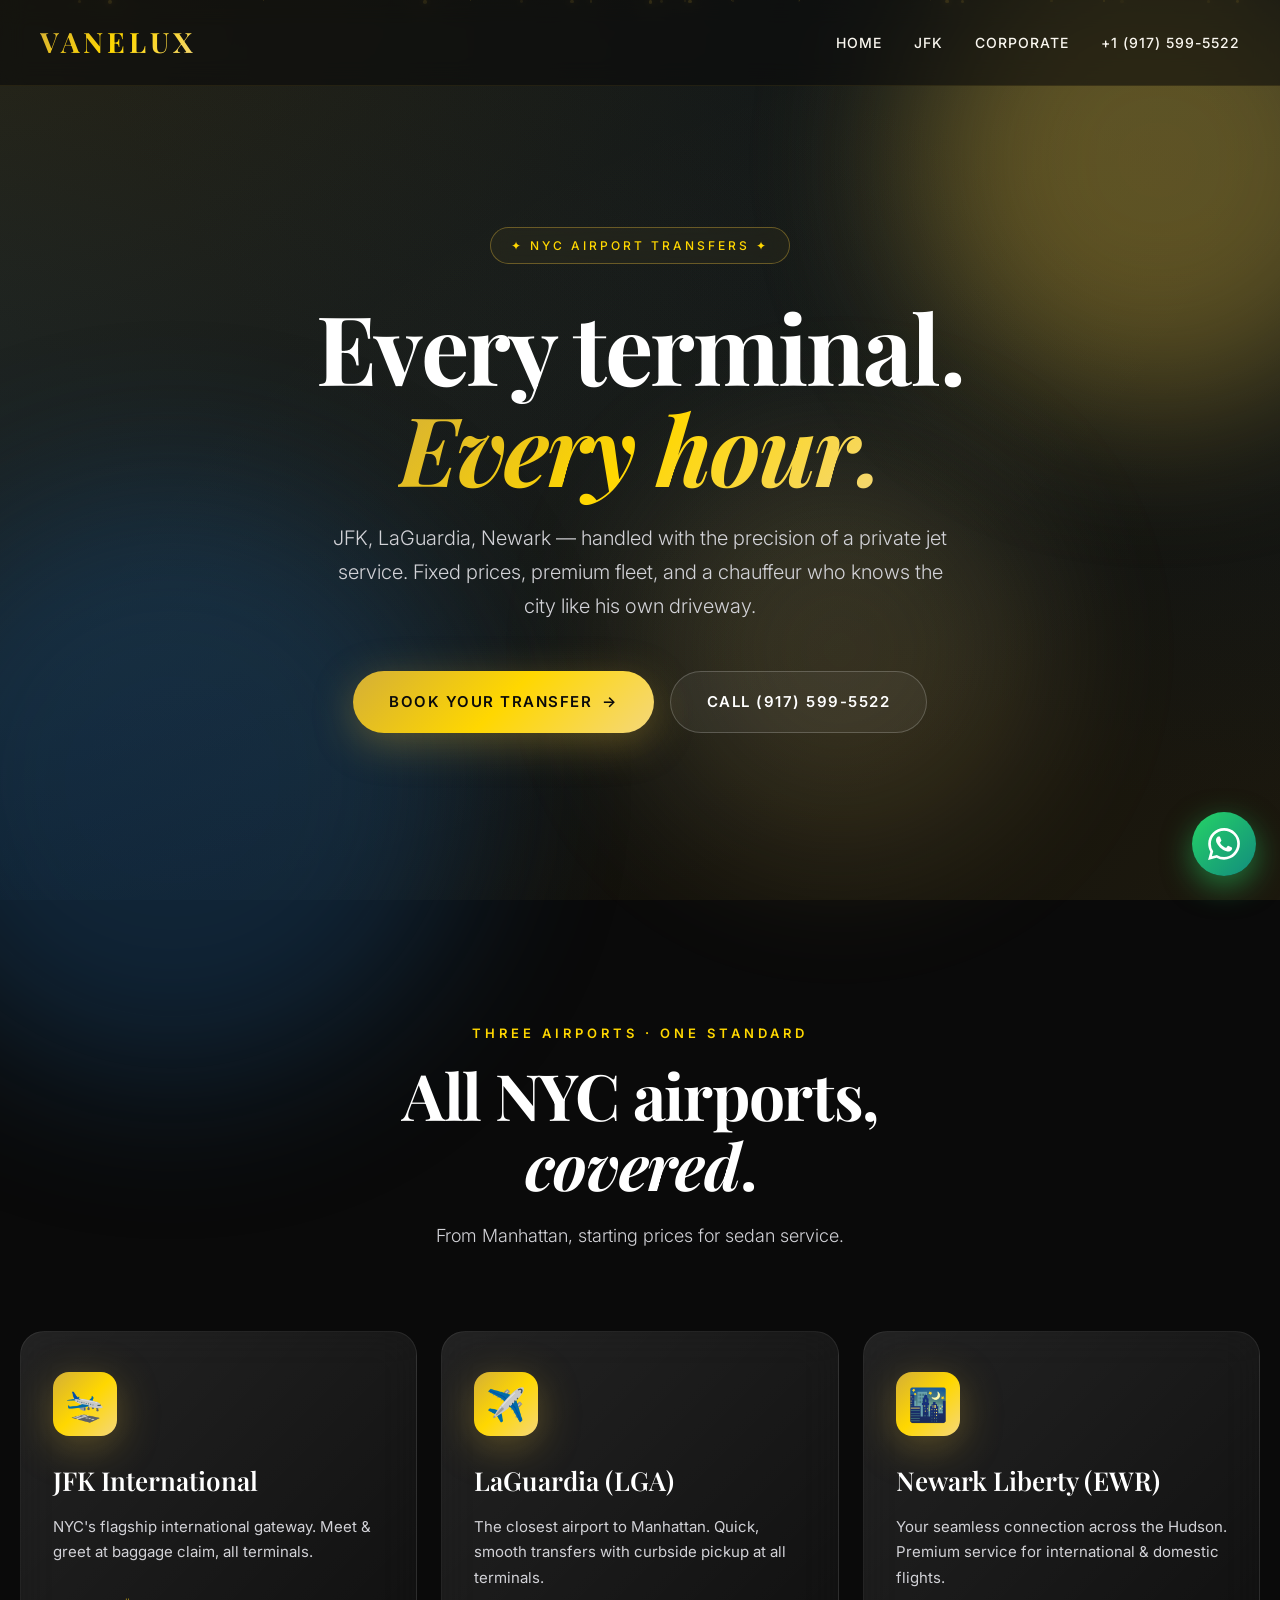
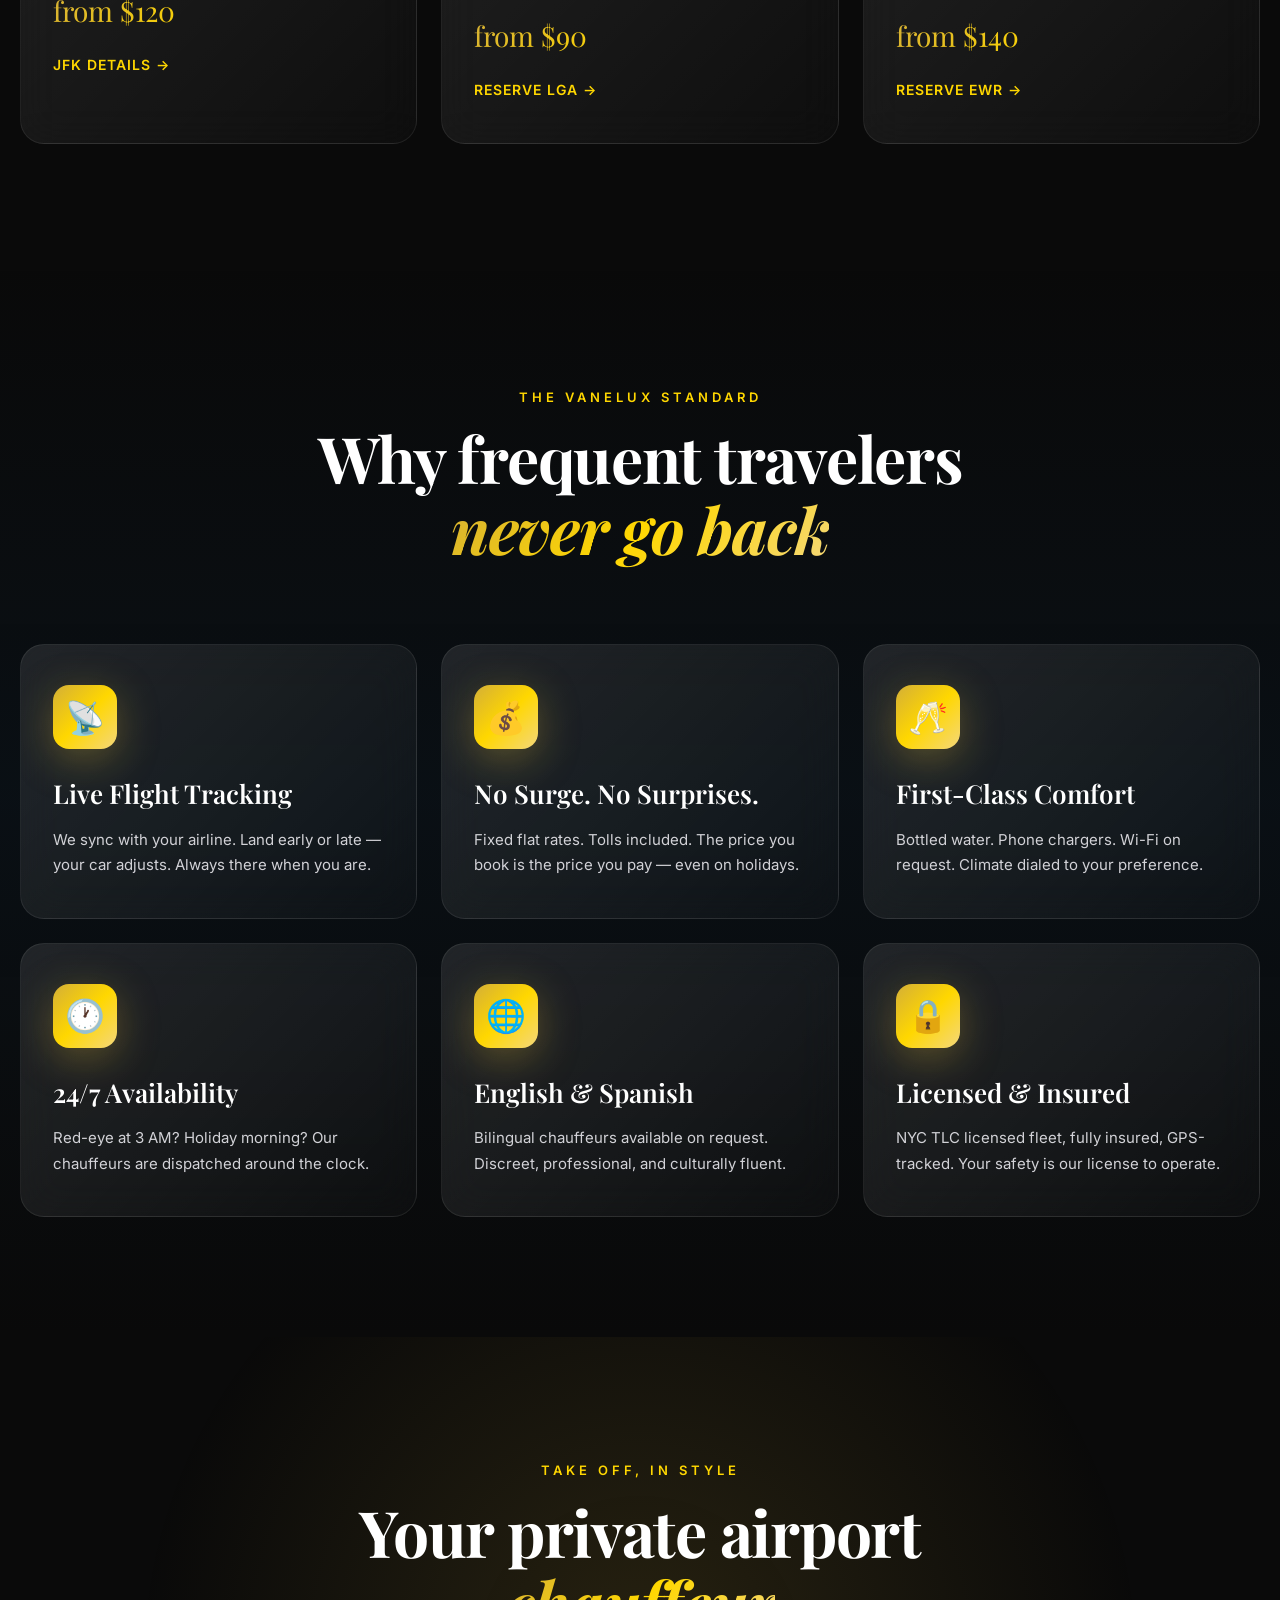
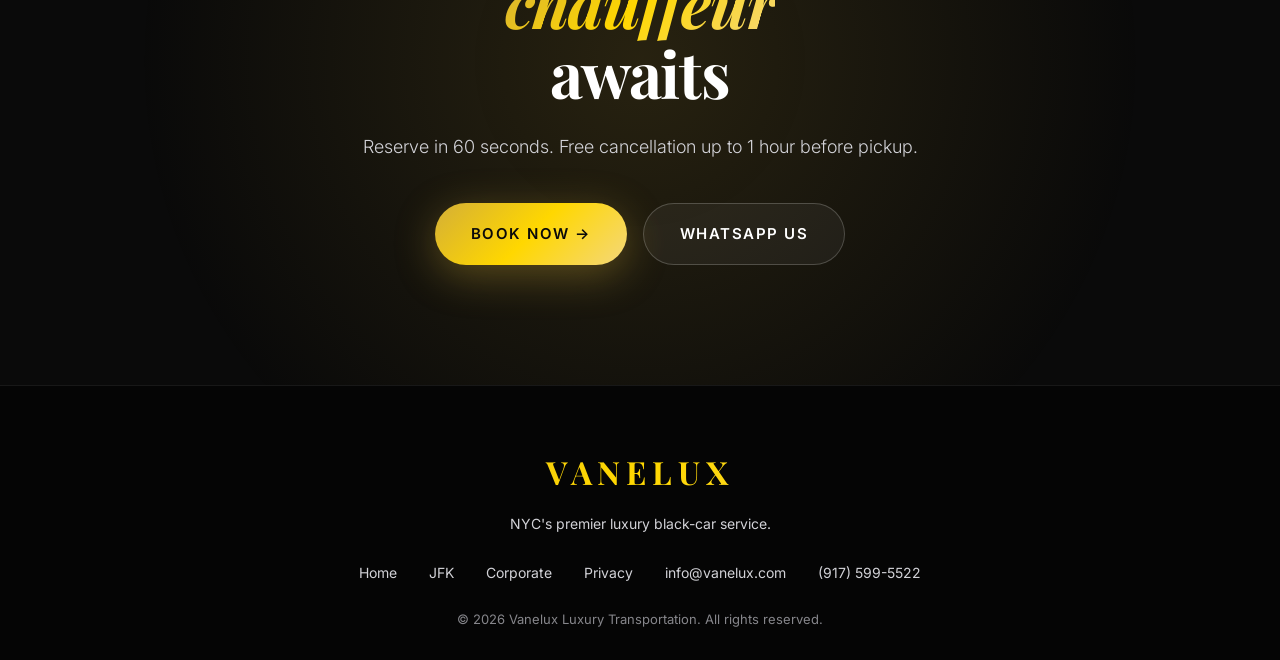
<file: web/airport-transfer.html>
<!DOCTYPE html>
<html lang="en">
<head>
  <meta charset="UTF-8">
  <meta name="viewport" content="width=device-width, initial-scale=1.0">
  <meta name="theme-color" content="#0a0a0a">
  <meta name="description" content="Luxury NYC airport transfers — JFK, LaGuardia (LGA), Newark (EWR). Flat rates, flight tracking, meet & greet. Book your premium black-car service 24/7.">
  <meta name="keywords" content="NYC airport transfer, JFK LGA EWR limo, NYC airport limousine, luxury airport car NYC">
  <title>NYC Airport Transfer · JFK · LGA · Newark · Vanelux</title>
  <link rel="canonical" href="https://www.vane-lux.com/airport-transfer">
  <link rel="icon" type="image/svg+xml" href="favicon.svg">

  <meta property="og:type" content="website">
  <meta property="og:title" content="NYC Airport Transfer Service · Vanelux">
  <meta property="og:description" content="Luxury transfers to/from JFK, LaGuardia, and Newark. 24/7. Fixed prices.">
  <meta property="og:url" content="https://www.vane-lux.com/airport-transfer">
  <meta property="og:image" content="https://www.vane-lux.com/icons/Icon-512.png">

  <link rel="stylesheet" href="vanelux-design.css">

  <script type="application/ld+json">
  {
    "@context": "https://schema.org",
    "@type": "Service",
    "serviceType": "Airport Transfer",
    "provider": {"@type": "LocalBusiness", "name": "Vanelux"},
    "areaServed": ["JFK Airport", "LaGuardia Airport", "Newark Liberty Airport", "New York City"],
    "description": "Premium luxury airport transfers in NYC",
    "aggregateRating": {
      "@type": "AggregateRating",
      "ratingValue": "4.9",
      "reviewCount": "127"
    }
  }
  </script>
</head>
<body>
  <div class="vx-bg-mesh"></div>
  <div class="vx-orb vx-orb-1"></div>
  <div class="vx-orb vx-orb-2"></div>
  <div class="vx-orb vx-orb-3"></div>
  <div class="vx-particles"></div>

  <nav class="vx-nav">
    <a href="/" class="vx-nav-logo">Vanelux</a>
    <ul class="vx-nav-links">
      <li><a href="/">Home</a></li>
      <li><a href="/jfk-limo.html">JFK</a></li>
      <li><a href="/corporate-transportation.html">Corporate</a></li>
      <li><a href="tel:+19175995522">+1 (917) 599-5522</a></li>
    </ul>
  </nav>

  <section class="vx-hero">
    <span class="vx-hero-eyebrow">✦ NYC Airport Transfers ✦</span>
    <h1>Every terminal. <br><span class="gold">Every hour.</span></h1>
    <p class="vx-hero-subtitle">
      JFK, LaGuardia, Newark — handled with the precision of a private jet service.
      Fixed prices, premium fleet, and a chauffeur who knows the city like his own driveway.
    </p>
    <div class="vx-hero-ctas">
      <a href="/" class="vx-btn vx-btn-primary">
        Book Your Transfer <span class="vx-btn-arrow">→</span>
      </a>
      <a href="tel:+19175995522" class="vx-btn vx-btn-ghost">
        Call (917) 599-5522
      </a>
    </div>
  </section>

  <!-- Airports -->
  <section class="vx-section">
    <div class="vx-container">
      <div class="vx-section-header vx-reveal">
        <span class="vx-section-eyebrow">Three Airports · One Standard</span>
        <h2 class="vx-section-title">All NYC airports, <em style="font-style:italic;">covered</em>.</h2>
        <p class="vx-section-subtitle">From Manhattan, starting prices for sedan service.</p>
      </div>

      <div class="vx-grid vx-grid-3">
        <div class="vx-card vx-reveal">
          <div class="vx-card-icon">🛬</div>
          <h3>JFK International</h3>
          <p>NYC's flagship international gateway. Meet &amp; greet at baggage claim, all terminals.</p>
          <div style="margin-top: 24px; font-family: var(--vx-font-display); font-size: 28px; background: var(--vx-gradient-gold); -webkit-background-clip:text; background-clip:text; color: transparent;">from $120</div>
          <a href="/jfk-limo.html" class="vx-card-link">JFK details →</a>
        </div>
        <div class="vx-card vx-reveal">
          <div class="vx-card-icon">✈️</div>
          <h3>LaGuardia (LGA)</h3>
          <p>The closest airport to Manhattan. Quick, smooth transfers with curbside pickup at all terminals.</p>
          <div style="margin-top: 24px; font-family: var(--vx-font-display); font-size: 28px; background: var(--vx-gradient-gold); -webkit-background-clip:text; background-clip:text; color: transparent;">from $90</div>
          <a href="#" class="vx-card-link">Reserve LGA →</a>
        </div>
        <div class="vx-card vx-reveal">
          <div class="vx-card-icon">🌃</div>
          <h3>Newark Liberty (EWR)</h3>
          <p>Your seamless connection across the Hudson. Premium service for international &amp; domestic flights.</p>
          <div style="margin-top: 24px; font-family: var(--vx-font-display); font-size: 28px; background: var(--vx-gradient-gold); -webkit-background-clip:text; background-clip:text; color: transparent;">from $140</div>
          <a href="#" class="vx-card-link">Reserve EWR →</a>
        </div>
      </div>
    </div>
  </section>

  <!-- Why Choose -->
  <section class="vx-section" style="background: linear-gradient(180deg, transparent, rgba(11,50,84,0.15), transparent);">
    <div class="vx-container">
      <div class="vx-section-header vx-reveal">
        <span class="vx-section-eyebrow">The Vanelux Standard</span>
        <h2 class="vx-section-title">Why frequent travelers <span style="background:var(--vx-gradient-gold);-webkit-background-clip:text;background-clip:text;color:transparent;font-style:italic;">never go back</span></h2>
      </div>

      <div class="vx-grid vx-grid-3">
        <div class="vx-card vx-reveal">
          <div class="vx-card-icon">📡</div>
          <h3>Live Flight Tracking</h3>
          <p>We sync with your airline. Land early or late — your car adjusts. Always there when you are.</p>
        </div>
        <div class="vx-card vx-reveal">
          <div class="vx-card-icon">💰</div>
          <h3>No Surge. No Surprises.</h3>
          <p>Fixed flat rates. Tolls included. The price you book is the price you pay — even on holidays.</p>
        </div>
        <div class="vx-card vx-reveal">
          <div class="vx-card-icon">🥂</div>
          <h3>First-Class Comfort</h3>
          <p>Bottled water. Phone chargers. Wi-Fi on request. Climate dialed to your preference.</p>
        </div>
        <div class="vx-card vx-reveal">
          <div class="vx-card-icon">🕐</div>
          <h3>24/7 Availability</h3>
          <p>Red-eye at 3 AM? Holiday morning? Our chauffeurs are dispatched around the clock.</p>
        </div>
        <div class="vx-card vx-reveal">
          <div class="vx-card-icon">🌐</div>
          <h3>English &amp; Spanish</h3>
          <p>Bilingual chauffeurs available on request. Discreet, professional, and culturally fluent.</p>
        </div>
        <div class="vx-card vx-reveal">
          <div class="vx-card-icon">🔒</div>
          <h3>Licensed &amp; Insured</h3>
          <p>NYC TLC licensed fleet, fully insured, GPS-tracked. Your safety is our license to operate.</p>
        </div>
      </div>
    </div>
  </section>

  <!-- CTA -->
  <section class="vx-cta-section">
    <div class="vx-container vx-reveal" style="max-width: 800px;">
      <span class="vx-section-eyebrow">Take off, in style</span>
      <h2 class="vx-section-title" style="margin-bottom: 24px;">
        Your private airport <span style="background:var(--vx-gradient-gold);-webkit-background-clip:text;background-clip:text;color:transparent;font-style:italic;">chauffeur</span><br>awaits
      </h2>
      <p class="vx-section-subtitle" style="margin-bottom: 40px;">
        Reserve in 60 seconds. Free cancellation up to 1 hour before pickup.
      </p>
      <div class="vx-hero-ctas" style="justify-content: center;">
        <a href="/" class="vx-btn vx-btn-primary">Book Now →</a>
        <a href="https://wa.me/19175995522" class="vx-btn vx-btn-ghost">WhatsApp Us</a>
      </div>
    </div>
  </section>

  <footer class="vx-footer">
    <div class="vx-footer-logo">VANELUX</div>
    <p style="color:var(--vx-gray-300);font-size:14px;">NYC's premier luxury black-car service.</p>
    <ul class="vx-footer-links">
      <li><a href="/">Home</a></li>
      <li><a href="/jfk-limo.html">JFK</a></li>
      <li><a href="/corporate-transportation.html">Corporate</a></li>
      <li><a href="/privacy-policy.html">Privacy</a></li>
      <li><a href="mailto:info@vanelux.com">info@vanelux.com</a></li>
      <li><a href="tel:+19175995522">(917) 599-5522</a></li>
    </ul>
    <div class="vx-footer-copy">© 2026 Vanelux Luxury Transportation. All rights reserved.</div>
  </footer>

  <a class="vx-whatsapp" href="https://wa.me/19175995522" target="_blank" rel="noopener" aria-label="WhatsApp">
    <svg viewBox="0 0 24 24"><path d="M17.472 14.382c-.297-.149-1.758-.867-2.03-.967-.273-.099-.471-.148-.67.15-.197.297-.767.966-.94 1.164-.173.199-.347.223-.644.075-.297-.15-1.255-.463-2.39-1.475-.883-.788-1.48-1.761-1.653-2.059-.173-.297-.018-.458.13-.606.134-.133.298-.347.446-.52.149-.174.198-.298.298-.497.099-.198.05-.371-.025-.52-.075-.149-.669-1.612-.916-2.207-.242-.579-.487-.5-.669-.51-.173-.008-.371-.01-.57-.01-.198 0-.52.074-.792.372-.272.297-1.04 1.016-1.04 2.479 0 1.462 1.065 2.875 1.213 3.074.149.198 2.096 3.2 5.077 4.487.709.306 1.262.489 1.694.625.712.227 1.36.195 1.871.118.571-.085 1.758-.719 2.006-1.413.248-.694.248-1.289.173-1.413-.074-.124-.272-.198-.57-.347m-5.421 7.403h-.004a9.87 9.87 0 01-5.031-1.378l-.361-.214-3.741.982.998-3.648-.235-.374a9.86 9.86 0 01-1.51-5.26c.001-5.45 4.436-9.884 9.888-9.884 2.64 0 5.122 1.03 6.988 2.898a9.825 9.825 0 012.893 6.994c-.003 5.45-4.437 9.884-9.885 9.884m8.413-18.297A11.815 11.815 0 0012.05 0C5.495 0 .16 5.335.157 11.892c0 2.096.547 4.142 1.588 5.945L.057 24l6.305-1.654a11.882 11.882 0 005.683 1.448h.005c6.554 0 11.89-5.335 11.893-11.893a11.821 11.821 0 00-3.48-8.413z"/></svg>
  </a>

  <script src="vanelux-fx.js" defer></script>
</body>
</html>
</file>
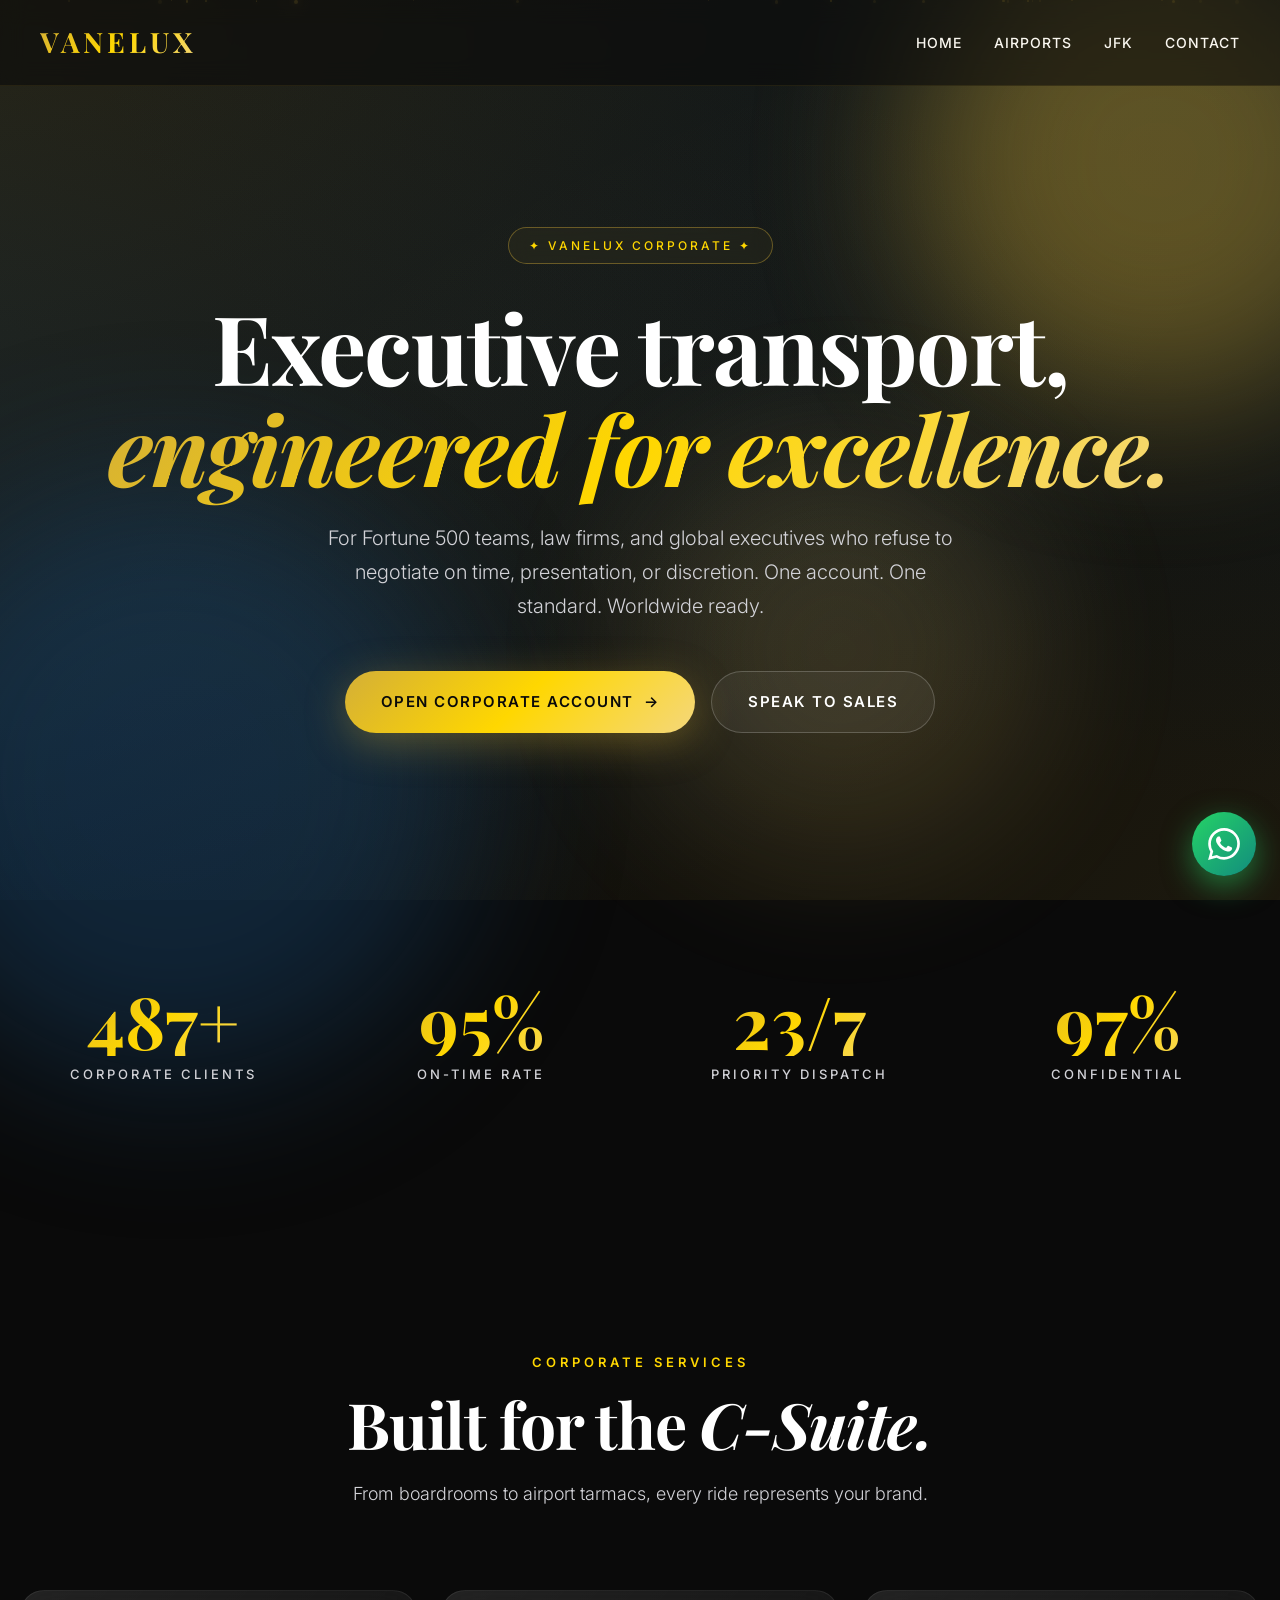
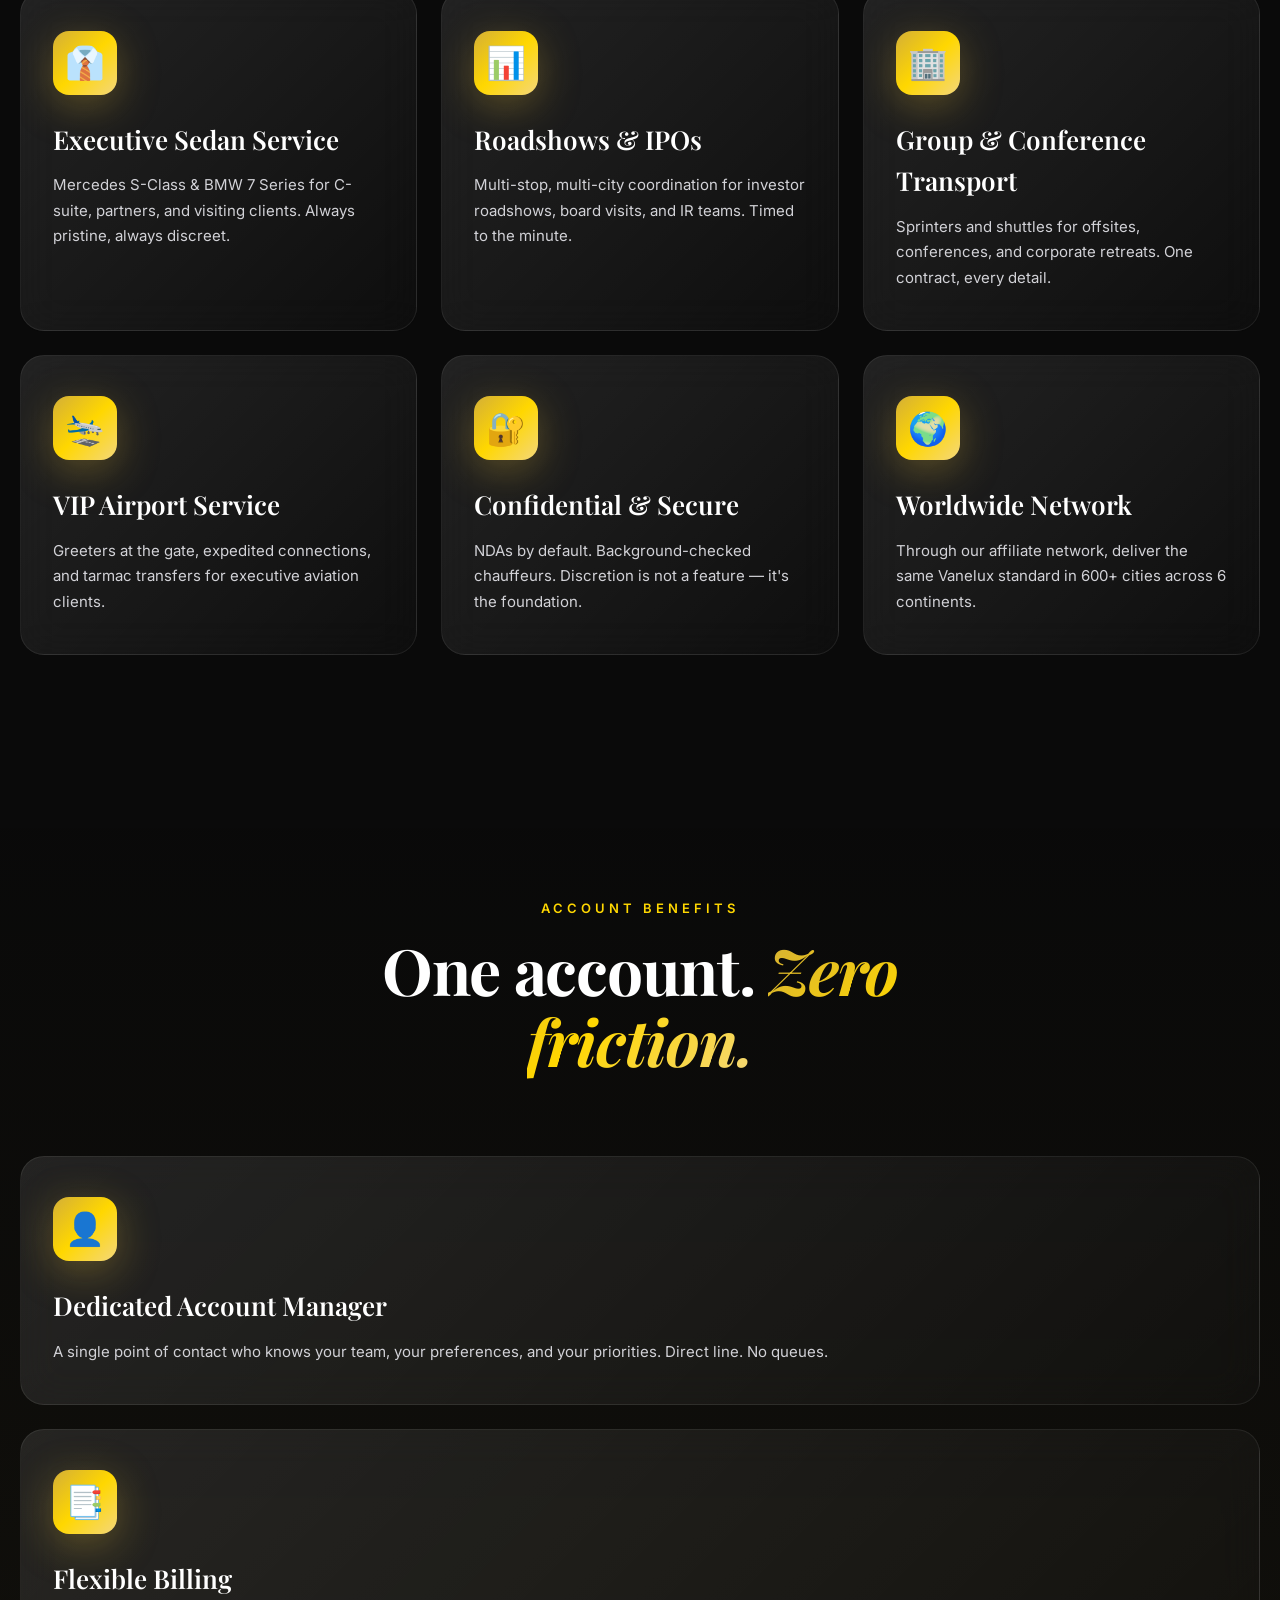
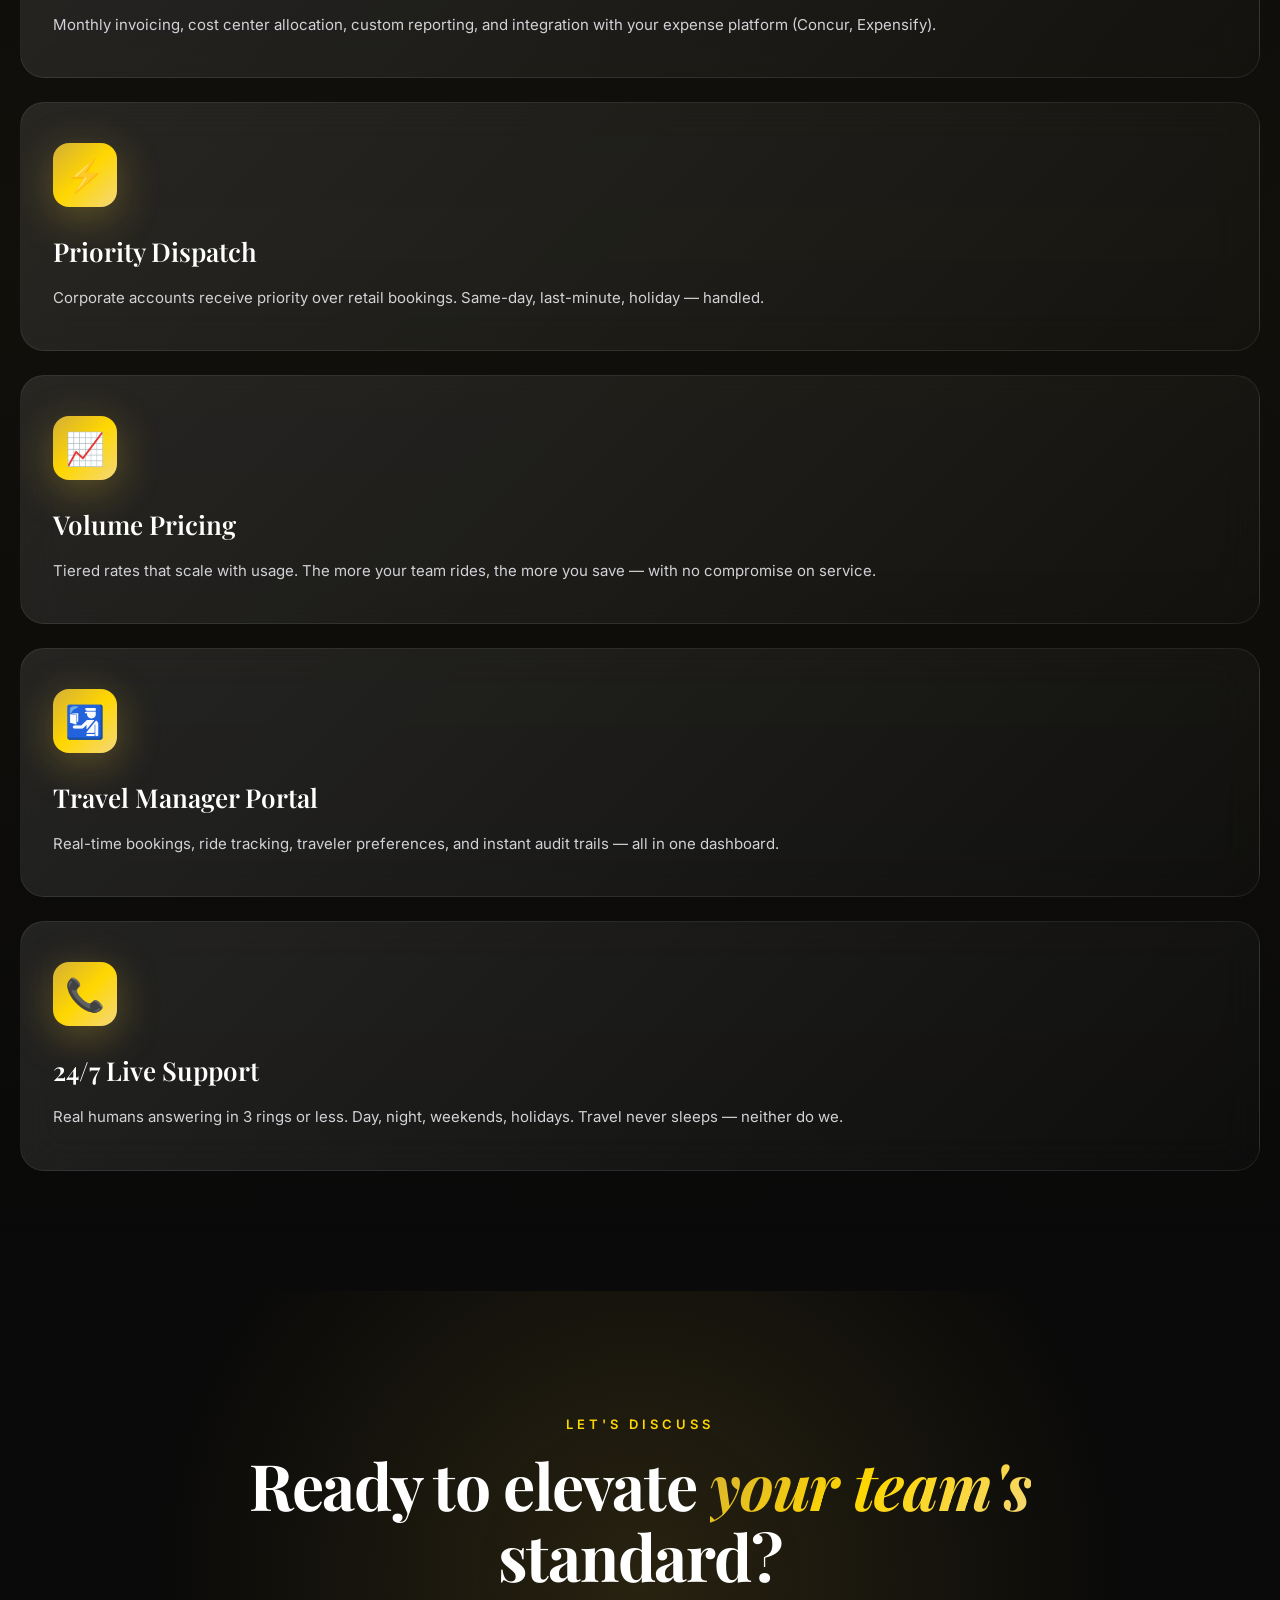
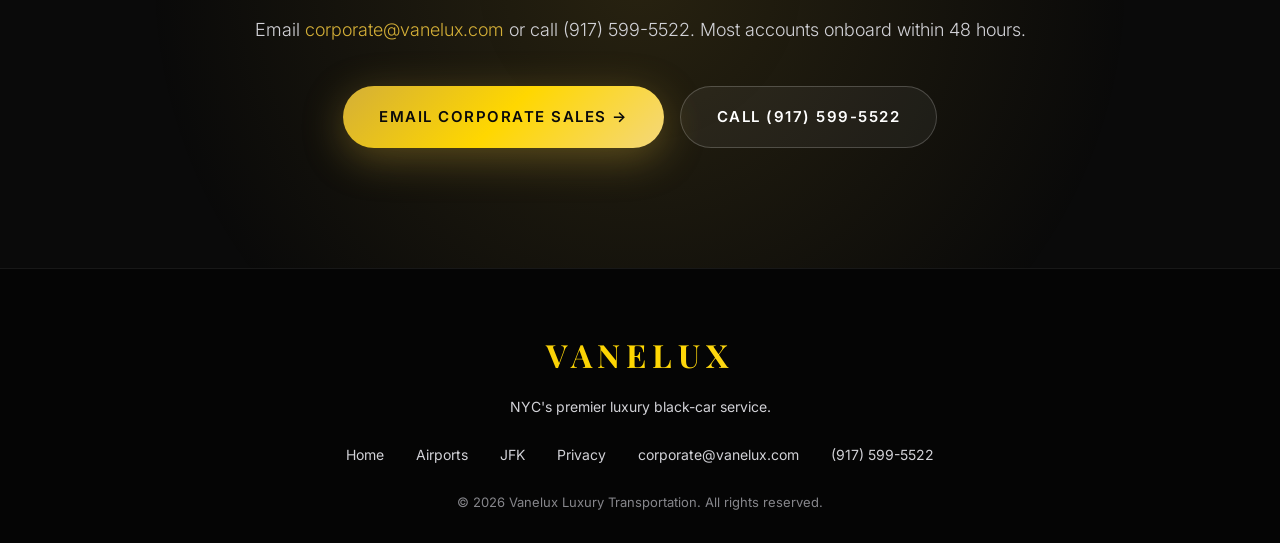
<file: web/corporate-transportation.html>
<!DOCTYPE html>
<html lang="en">
<head>
  <meta charset="UTF-8">
  <meta name="viewport" content="width=device-width, initial-scale=1.0">
  <meta name="theme-color" content="#0a0a0a">
  <meta name="description" content="Corporate transportation NYC. Executive black-car service for Fortune 500. Account billing, dedicated manager, 24/7 priority dispatch. Vanelux Corporate.">
  <meta name="keywords" content="corporate transportation NYC, executive car service, business limo NYC, corporate black car">
  <title>Corporate Transportation NYC · Executive Black Car · Vanelux</title>
  <link rel="canonical" href="https://www.vane-lux.com/corporate-transportation">
  <link rel="icon" type="image/svg+xml" href="favicon.svg">

  <meta property="og:type" content="website">
  <meta property="og:title" content="Corporate Transportation · Vanelux">
  <meta property="og:description" content="Executive transportation for Fortune 500 companies. Account billing, dedicated manager, priority dispatch.">
  <meta property="og:url" content="https://www.vane-lux.com/corporate-transportation">
  <meta property="og:image" content="https://www.vane-lux.com/icons/Icon-512.png">

  <link rel="stylesheet" href="vanelux-design.css">

  <script type="application/ld+json">
  {
    "@context": "https://schema.org",
    "@type": "Service",
    "serviceType": "Corporate Transportation",
    "provider": {"@type": "LocalBusiness", "name": "Vanelux"},
    "areaServed": "New York City Metropolitan Area",
    "description": "Executive corporate transportation services for businesses",
    "audience": {"@type": "BusinessAudience", "audienceType": "Corporate Clients"}
  }
  </script>
</head>
<body>
  <div class="vx-bg-mesh"></div>
  <div class="vx-orb vx-orb-1"></div>
  <div class="vx-orb vx-orb-2"></div>
  <div class="vx-orb vx-orb-3"></div>
  <div class="vx-particles"></div>

  <nav class="vx-nav">
    <a href="/" class="vx-nav-logo">Vanelux</a>
    <ul class="vx-nav-links">
      <li><a href="/">Home</a></li>
      <li><a href="/airport-transfer.html">Airports</a></li>
      <li><a href="/jfk-limo.html">JFK</a></li>
      <li><a href="mailto:corporate@vanelux.com">Contact</a></li>
    </ul>
  </nav>

  <section class="vx-hero">
    <span class="vx-hero-eyebrow">✦ Vanelux Corporate ✦</span>
    <h1>Executive transport, <br><span class="gold">engineered for excellence.</span></h1>
    <p class="vx-hero-subtitle">
      For Fortune 500 teams, law firms, and global executives who refuse to negotiate on time, presentation, or discretion.
      One account. One standard. Worldwide ready.
    </p>
    <div class="vx-hero-ctas">
      <a href="mailto:corporate@vanelux.com?subject=Corporate%20Account%20Inquiry" class="vx-btn vx-btn-primary">
        Open Corporate Account <span class="vx-btn-arrow">→</span>
      </a>
      <a href="tel:+19175995522" class="vx-btn vx-btn-ghost">
        Speak to Sales
      </a>
    </div>
  </section>

  <!-- Stats -->
  <section class="vx-section" style="padding-top: 0; padding-bottom: 60px;">
    <div class="vx-container">
      <div class="vx-stats vx-reveal">
        <div class="vx-stat">
          <div class="vx-stat-number" data-count="500" data-suffix="+">0</div>
          <div class="vx-stat-label">Corporate Clients</div>
        </div>
        <div class="vx-stat">
          <div class="vx-stat-number" data-count="98" data-suffix="%">0</div>
          <div class="vx-stat-label">On-Time Rate</div>
        </div>
        <div class="vx-stat">
          <div class="vx-stat-number" data-count="24" data-suffix="/7">0</div>
          <div class="vx-stat-label">Priority Dispatch</div>
        </div>
        <div class="vx-stat">
          <div class="vx-stat-number" data-count="100" data-suffix="%">0</div>
          <div class="vx-stat-label">Confidential</div>
        </div>
      </div>
    </div>
  </section>

  <!-- Services -->
  <section class="vx-section">
    <div class="vx-container">
      <div class="vx-section-header vx-reveal">
        <span class="vx-section-eyebrow">Corporate Services</span>
        <h2 class="vx-section-title">Built for the <em style="font-style:italic;">C-Suite.</em></h2>
        <p class="vx-section-subtitle">From boardrooms to airport tarmacs, every ride represents your brand.</p>
      </div>

      <div class="vx-grid vx-grid-3">
        <div class="vx-card vx-reveal">
          <div class="vx-card-icon">👔</div>
          <h3>Executive Sedan Service</h3>
          <p>Mercedes S-Class &amp; BMW 7 Series for C-suite, partners, and visiting clients. Always pristine, always discreet.</p>
        </div>
        <div class="vx-card vx-reveal">
          <div class="vx-card-icon">📊</div>
          <h3>Roadshows &amp; IPOs</h3>
          <p>Multi-stop, multi-city coordination for investor roadshows, board visits, and IR teams. Timed to the minute.</p>
        </div>
        <div class="vx-card vx-reveal">
          <div class="vx-card-icon">🏢</div>
          <h3>Group &amp; Conference Transport</h3>
          <p>Sprinters and shuttles for offsites, conferences, and corporate retreats. One contract, every detail.</p>
        </div>
        <div class="vx-card vx-reveal">
          <div class="vx-card-icon">🛬</div>
          <h3>VIP Airport Service</h3>
          <p>Greeters at the gate, expedited connections, and tarmac transfers for executive aviation clients.</p>
        </div>
        <div class="vx-card vx-reveal">
          <div class="vx-card-icon">🔐</div>
          <h3>Confidential &amp; Secure</h3>
          <p>NDAs by default. Background-checked chauffeurs. Discretion is not a feature — it's the foundation.</p>
        </div>
        <div class="vx-card vx-reveal">
          <div class="vx-card-icon">🌍</div>
          <h3>Worldwide Network</h3>
          <p>Through our affiliate network, deliver the same Vanelux standard in 600+ cities across 6 continents.</p>
        </div>
      </div>
    </div>
  </section>

  <!-- Benefits -->
  <section class="vx-section" style="background: linear-gradient(180deg, transparent, rgba(212,175,55,0.04), transparent);">
    <div class="vx-container">
      <div class="vx-section-header vx-reveal">
        <span class="vx-section-eyebrow">Account Benefits</span>
        <h2 class="vx-section-title">One account. <span style="background:var(--vx-gradient-gold);-webkit-background-clip:text;background-clip:text;color:transparent;font-style:italic;">Zero friction.</span></h2>
      </div>

      <div class="vx-grid vx-grid-2">
        <div class="vx-card vx-reveal">
          <div class="vx-card-icon">👤</div>
          <h3>Dedicated Account Manager</h3>
          <p>A single point of contact who knows your team, your preferences, and your priorities. Direct line. No queues.</p>
        </div>
        <div class="vx-card vx-reveal">
          <div class="vx-card-icon">📑</div>
          <h3>Flexible Billing</h3>
          <p>Monthly invoicing, cost center allocation, custom reporting, and integration with your expense platform (Concur, Expensify).</p>
        </div>
        <div class="vx-card vx-reveal">
          <div class="vx-card-icon">⚡</div>
          <h3>Priority Dispatch</h3>
          <p>Corporate accounts receive priority over retail bookings. Same-day, last-minute, holiday — handled.</p>
        </div>
        <div class="vx-card vx-reveal">
          <div class="vx-card-icon">📈</div>
          <h3>Volume Pricing</h3>
          <p>Tiered rates that scale with usage. The more your team rides, the more you save — with no compromise on service.</p>
        </div>
        <div class="vx-card vx-reveal">
          <div class="vx-card-icon">🛂</div>
          <h3>Travel Manager Portal</h3>
          <p>Real-time bookings, ride tracking, traveler preferences, and instant audit trails — all in one dashboard.</p>
        </div>
        <div class="vx-card vx-reveal">
          <div class="vx-card-icon">📞</div>
          <h3>24/7 Live Support</h3>
          <p>Real humans answering in 3 rings or less. Day, night, weekends, holidays. Travel never sleeps — neither do we.</p>
        </div>
      </div>
    </div>
  </section>

  <!-- CTA -->
  <section class="vx-cta-section">
    <div class="vx-container vx-reveal" style="max-width: 800px;">
      <span class="vx-section-eyebrow">Let's discuss</span>
      <h2 class="vx-section-title" style="margin-bottom: 24px;">
        Ready to elevate <span style="background:var(--vx-gradient-gold);-webkit-background-clip:text;background-clip:text;color:transparent;font-style:italic;">your team's</span> standard?
      </h2>
      <p class="vx-section-subtitle" style="margin-bottom: 40px;">
        Email <a href="mailto:corporate@vanelux.com" style="color:var(--vx-gold);">corporate@vanelux.com</a> or call (917) 599-5522.
        Most accounts onboard within 48 hours.
      </p>
      <div class="vx-hero-ctas" style="justify-content: center;">
        <a href="mailto:corporate@vanelux.com?subject=Corporate%20Account%20Inquiry" class="vx-btn vx-btn-primary">Email Corporate Sales →</a>
        <a href="tel:+19175995522" class="vx-btn vx-btn-ghost">Call (917) 599-5522</a>
      </div>
    </div>
  </section>

  <footer class="vx-footer">
    <div class="vx-footer-logo">VANELUX</div>
    <p style="color:var(--vx-gray-300);font-size:14px;">NYC's premier luxury black-car service.</p>
    <ul class="vx-footer-links">
      <li><a href="/">Home</a></li>
      <li><a href="/airport-transfer.html">Airports</a></li>
      <li><a href="/jfk-limo.html">JFK</a></li>
      <li><a href="/privacy-policy.html">Privacy</a></li>
      <li><a href="mailto:corporate@vanelux.com">corporate@vanelux.com</a></li>
      <li><a href="tel:+19175995522">(917) 599-5522</a></li>
    </ul>
    <div class="vx-footer-copy">© 2026 Vanelux Luxury Transportation. All rights reserved.</div>
  </footer>

  <a class="vx-whatsapp" href="https://wa.me/19175995522?text=Corporate%20account%20inquiry" target="_blank" rel="noopener" aria-label="WhatsApp">
    <svg viewBox="0 0 24 24"><path d="M17.472 14.382c-.297-.149-1.758-.867-2.03-.967-.273-.099-.471-.148-.67.15-.197.297-.767.966-.94 1.164-.173.199-.347.223-.644.075-.297-.15-1.255-.463-2.39-1.475-.883-.788-1.48-1.761-1.653-2.059-.173-.297-.018-.458.13-.606.134-.133.298-.347.446-.52.149-.174.198-.298.298-.497.099-.198.05-.371-.025-.52-.075-.149-.669-1.612-.916-2.207-.242-.579-.487-.5-.669-.51-.173-.008-.371-.01-.57-.01-.198 0-.52.074-.792.372-.272.297-1.04 1.016-1.04 2.479 0 1.462 1.065 2.875 1.213 3.074.149.198 2.096 3.2 5.077 4.487.709.306 1.262.489 1.694.625.712.227 1.36.195 1.871.118.571-.085 1.758-.719 2.006-1.413.248-.694.248-1.289.173-1.413-.074-.124-.272-.198-.57-.347m-5.421 7.403h-.004a9.87 9.87 0 01-5.031-1.378l-.361-.214-3.741.982.998-3.648-.235-.374a9.86 9.86 0 01-1.51-5.26c.001-5.45 4.436-9.884 9.888-9.884 2.64 0 5.122 1.03 6.988 2.898a9.825 9.825 0 012.893 6.994c-.003 5.45-4.437 9.884-9.885 9.884m8.413-18.297A11.815 11.815 0 0012.05 0C5.495 0 .16 5.335.157 11.892c0 2.096.547 4.142 1.588 5.945L.057 24l6.305-1.654a11.882 11.882 0 005.683 1.448h.005c6.554 0 11.89-5.335 11.893-11.893a11.821 11.821 0 00-3.48-8.413z"/></svg>
  </a>

  <script src="vanelux-fx.js" defer></script>
</body>
</html>
</file>
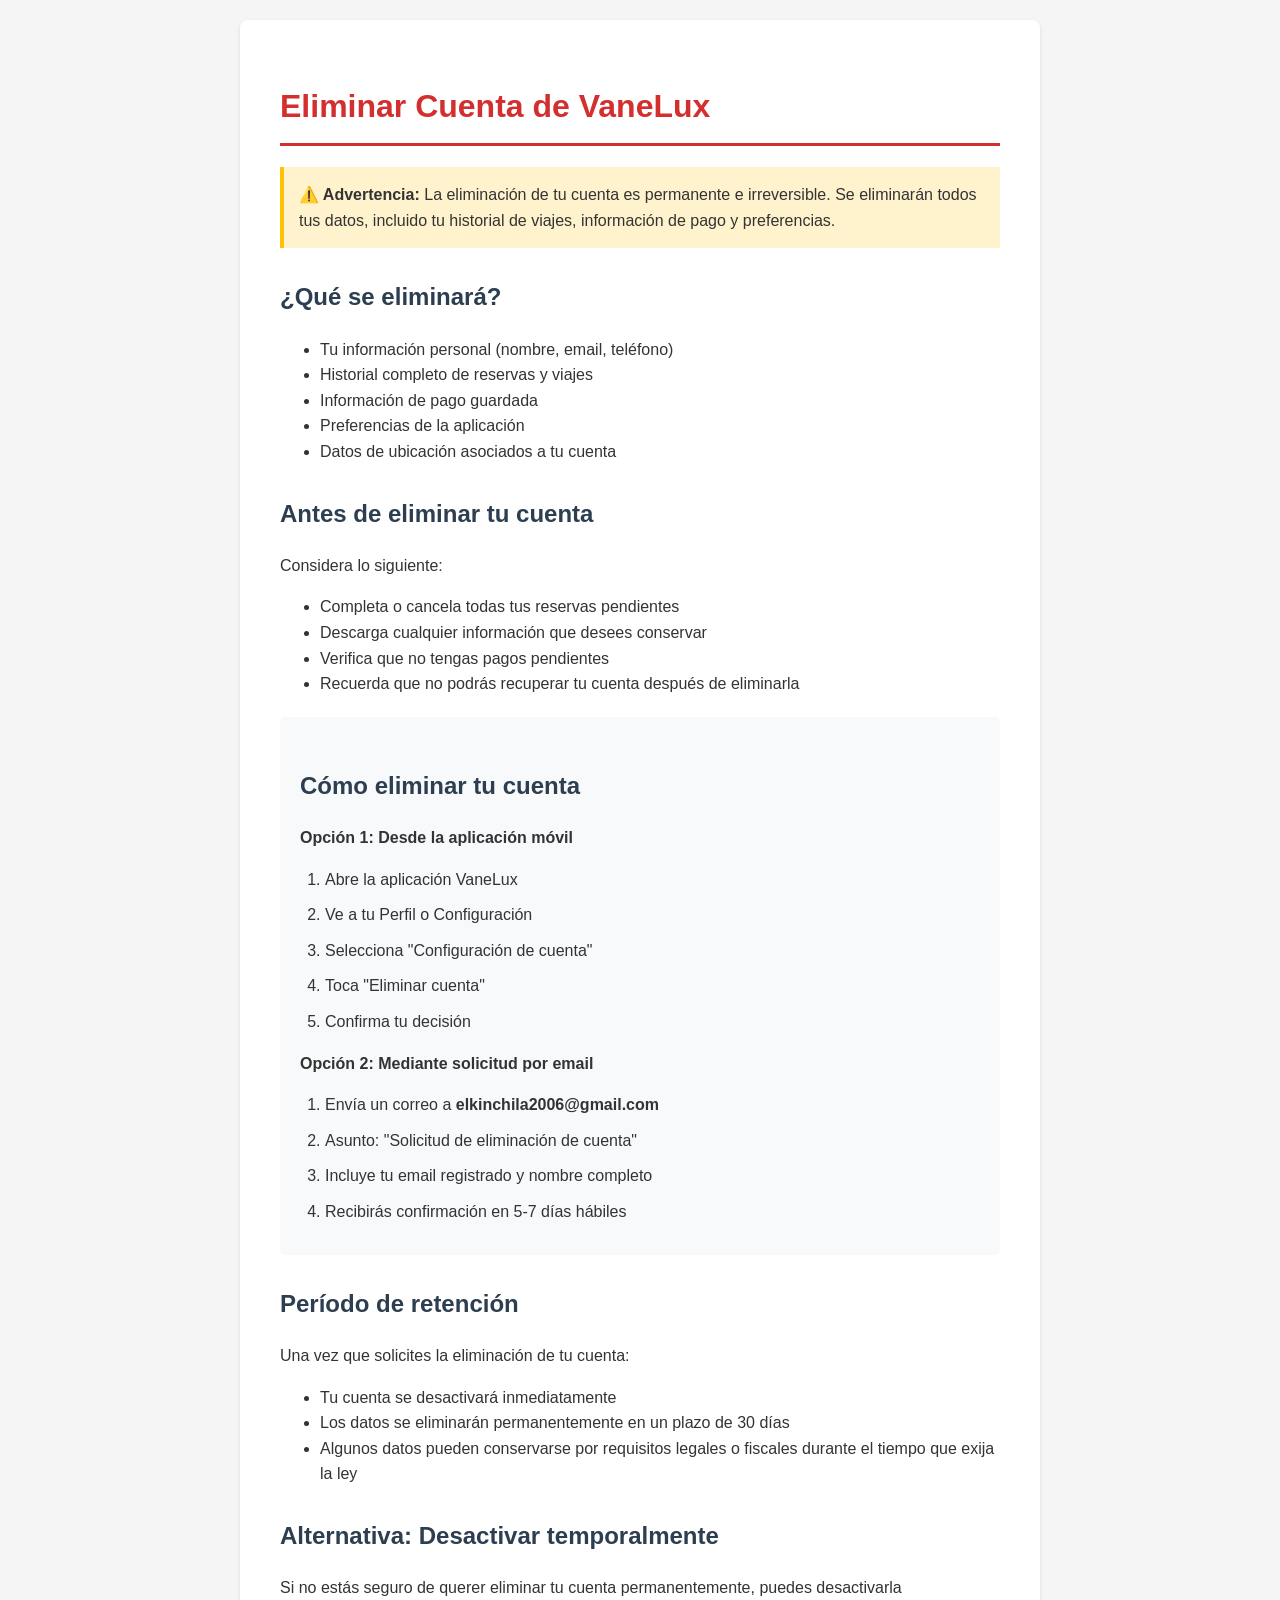
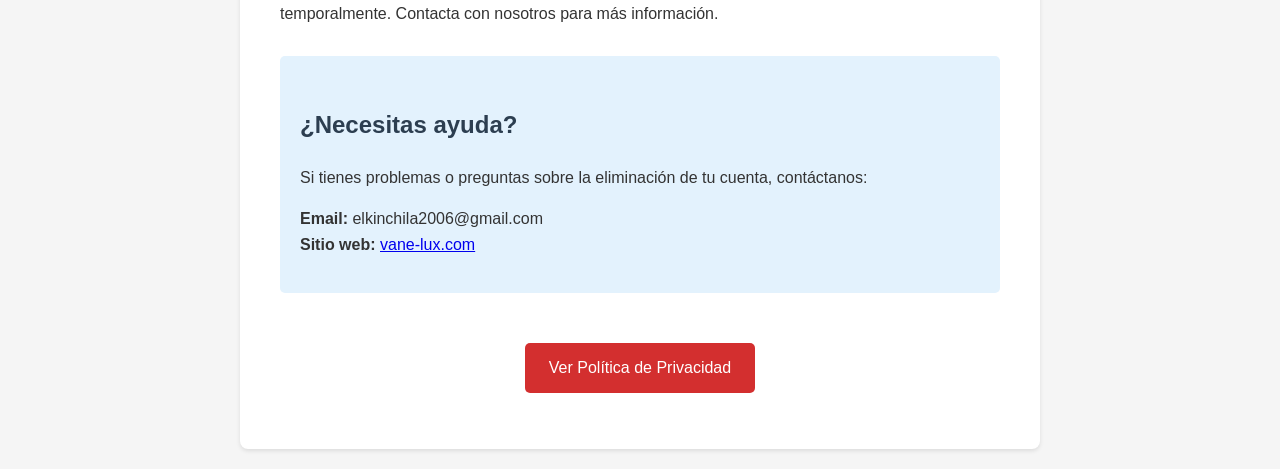
<file: web/delete-account.html>
<!DOCTYPE html>
<html lang="es">
<head>
    <meta charset="UTF-8">
    <meta name="viewport" content="width=device-width, initial-scale=1.0">
    <title>Eliminar Cuenta - VaneLux</title>
    <style>
        body {
            font-family: -apple-system, BlinkMacSystemFont, 'Segoe UI', Roboto, Oxygen, Ubuntu, Cantarell, sans-serif;
            line-height: 1.6;
            color: #333;
            max-width: 800px;
            margin: 0 auto;
            padding: 20px;
            background-color: #f5f5f5;
        }
        .container {
            background-color: white;
            padding: 40px;
            border-radius: 8px;
            box-shadow: 0 2px 4px rgba(0,0,0,0.1);
        }
        h1 {
            color: #d32f2f;
            border-bottom: 3px solid #d32f2f;
            padding-bottom: 10px;
        }
        h2 {
            color: #2c3e50;
            margin-top: 30px;
        }
        .warning {
            background-color: #fff3cd;
            border-left: 4px solid #ffc107;
            padding: 15px;
            margin: 20px 0;
        }
        .steps {
            background-color: #f8f9fa;
            padding: 20px;
            border-radius: 5px;
            margin: 20px 0;
        }
        .steps ol {
            margin: 10px 0;
            padding-left: 25px;
        }
        .steps li {
            margin: 10px 0;
        }
        .contact {
            background-color: #e3f2fd;
            padding: 20px;
            border-radius: 5px;
            margin-top: 30px;
        }
        .button {
            display: inline-block;
            background-color: #d32f2f;
            color: white;
            padding: 12px 24px;
            text-decoration: none;
            border-radius: 5px;
            margin-top: 20px;
        }
        .button:hover {
            background-color: #b71c1c;
        }
    </style>
</head>
<body>
    <div class="container">
        <h1>Eliminar Cuenta de VaneLux</h1>
        
        <div class="warning">
            <strong>⚠️ Advertencia:</strong> La eliminación de tu cuenta es permanente e irreversible. Se eliminarán todos tus datos, incluido tu historial de viajes, información de pago y preferencias.
        </div>

        <h2>¿Qué se eliminará?</h2>
        <ul>
            <li>Tu información personal (nombre, email, teléfono)</li>
            <li>Historial completo de reservas y viajes</li>
            <li>Información de pago guardada</li>
            <li>Preferencias de la aplicación</li>
            <li>Datos de ubicación asociados a tu cuenta</li>
        </ul>

        <h2>Antes de eliminar tu cuenta</h2>
        <p>Considera lo siguiente:</p>
        <ul>
            <li>Completa o cancela todas tus reservas pendientes</li>
            <li>Descarga cualquier información que desees conservar</li>
            <li>Verifica que no tengas pagos pendientes</li>
            <li>Recuerda que no podrás recuperar tu cuenta después de eliminarla</li>
        </ul>

        <div class="steps">
            <h2>Cómo eliminar tu cuenta</h2>
            <p><strong>Opción 1: Desde la aplicación móvil</strong></p>
            <ol>
                <li>Abre la aplicación VaneLux</li>
                <li>Ve a tu Perfil o Configuración</li>
                <li>Selecciona "Configuración de cuenta"</li>
                <li>Toca "Eliminar cuenta"</li>
                <li>Confirma tu decisión</li>
            </ol>

            <p><strong>Opción 2: Mediante solicitud por email</strong></p>
            <ol>
                <li>Envía un correo a <strong>elkinchila2006@gmail.com</strong></li>
                <li>Asunto: "Solicitud de eliminación de cuenta"</li>
                <li>Incluye tu email registrado y nombre completo</li>
                <li>Recibirás confirmación en 5-7 días hábiles</li>
            </ol>
        </div>

        <h2>Período de retención</h2>
        <p>Una vez que solicites la eliminación de tu cuenta:</p>
        <ul>
            <li>Tu cuenta se desactivará inmediatamente</li>
            <li>Los datos se eliminarán permanentemente en un plazo de 30 días</li>
            <li>Algunos datos pueden conservarse por requisitos legales o fiscales durante el tiempo que exija la ley</li>
        </ul>

        <h2>Alternativa: Desactivar temporalmente</h2>
        <p>Si no estás seguro de querer eliminar tu cuenta permanentemente, puedes desactivarla temporalmente. Contacta con nosotros para más información.</p>

        <div class="contact">
            <h2>¿Necesitas ayuda?</h2>
            <p>Si tienes problemas o preguntas sobre la eliminación de tu cuenta, contáctanos:</p>
            <p>
                <strong>Email:</strong> elkinchila2006@gmail.com<br>
                <strong>Sitio web:</strong> <a href="https://vane-lux.com">vane-lux.com</a>
            </p>
        </div>

        <p style="margin-top: 30px; text-align: center;">
            <a href="https://vane-lux.com/privacy-policy.html" class="button">Ver Política de Privacidad</a>
        </p>
    </div>
</body>
</html>
</file>
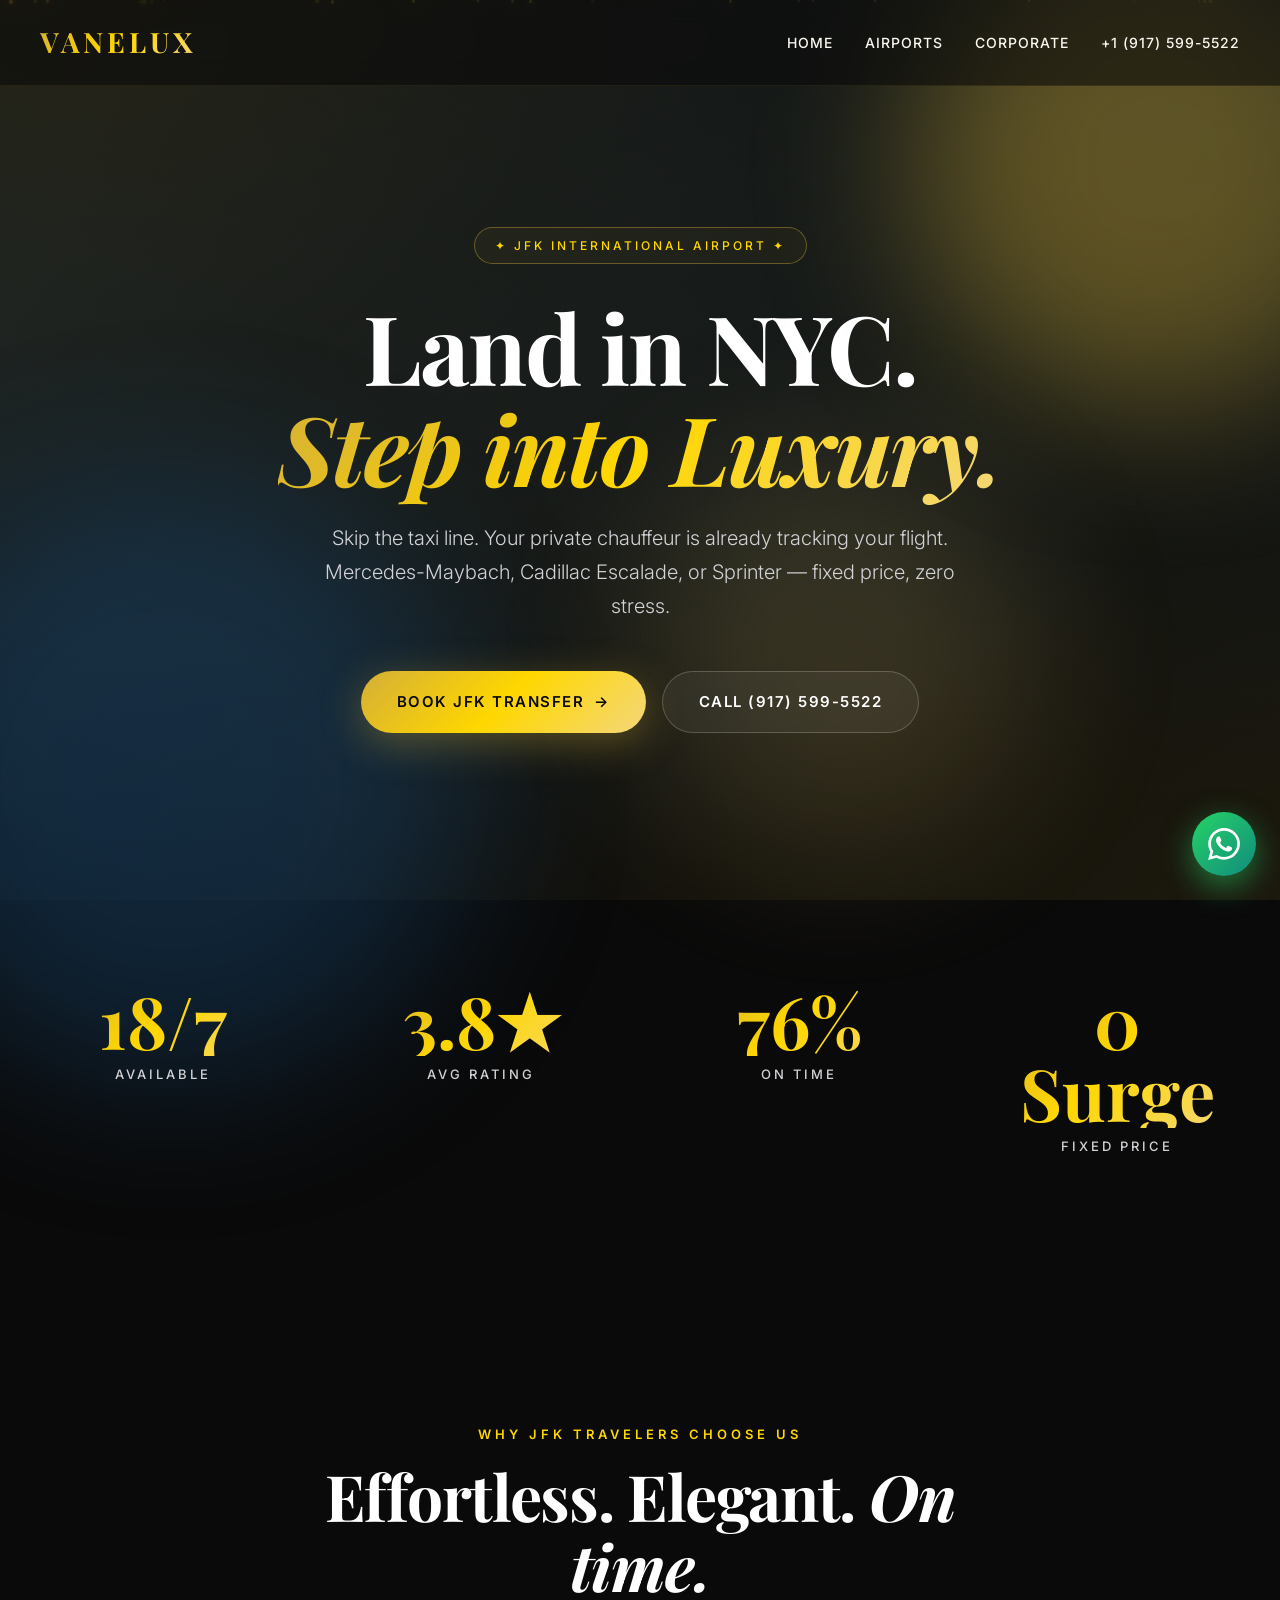
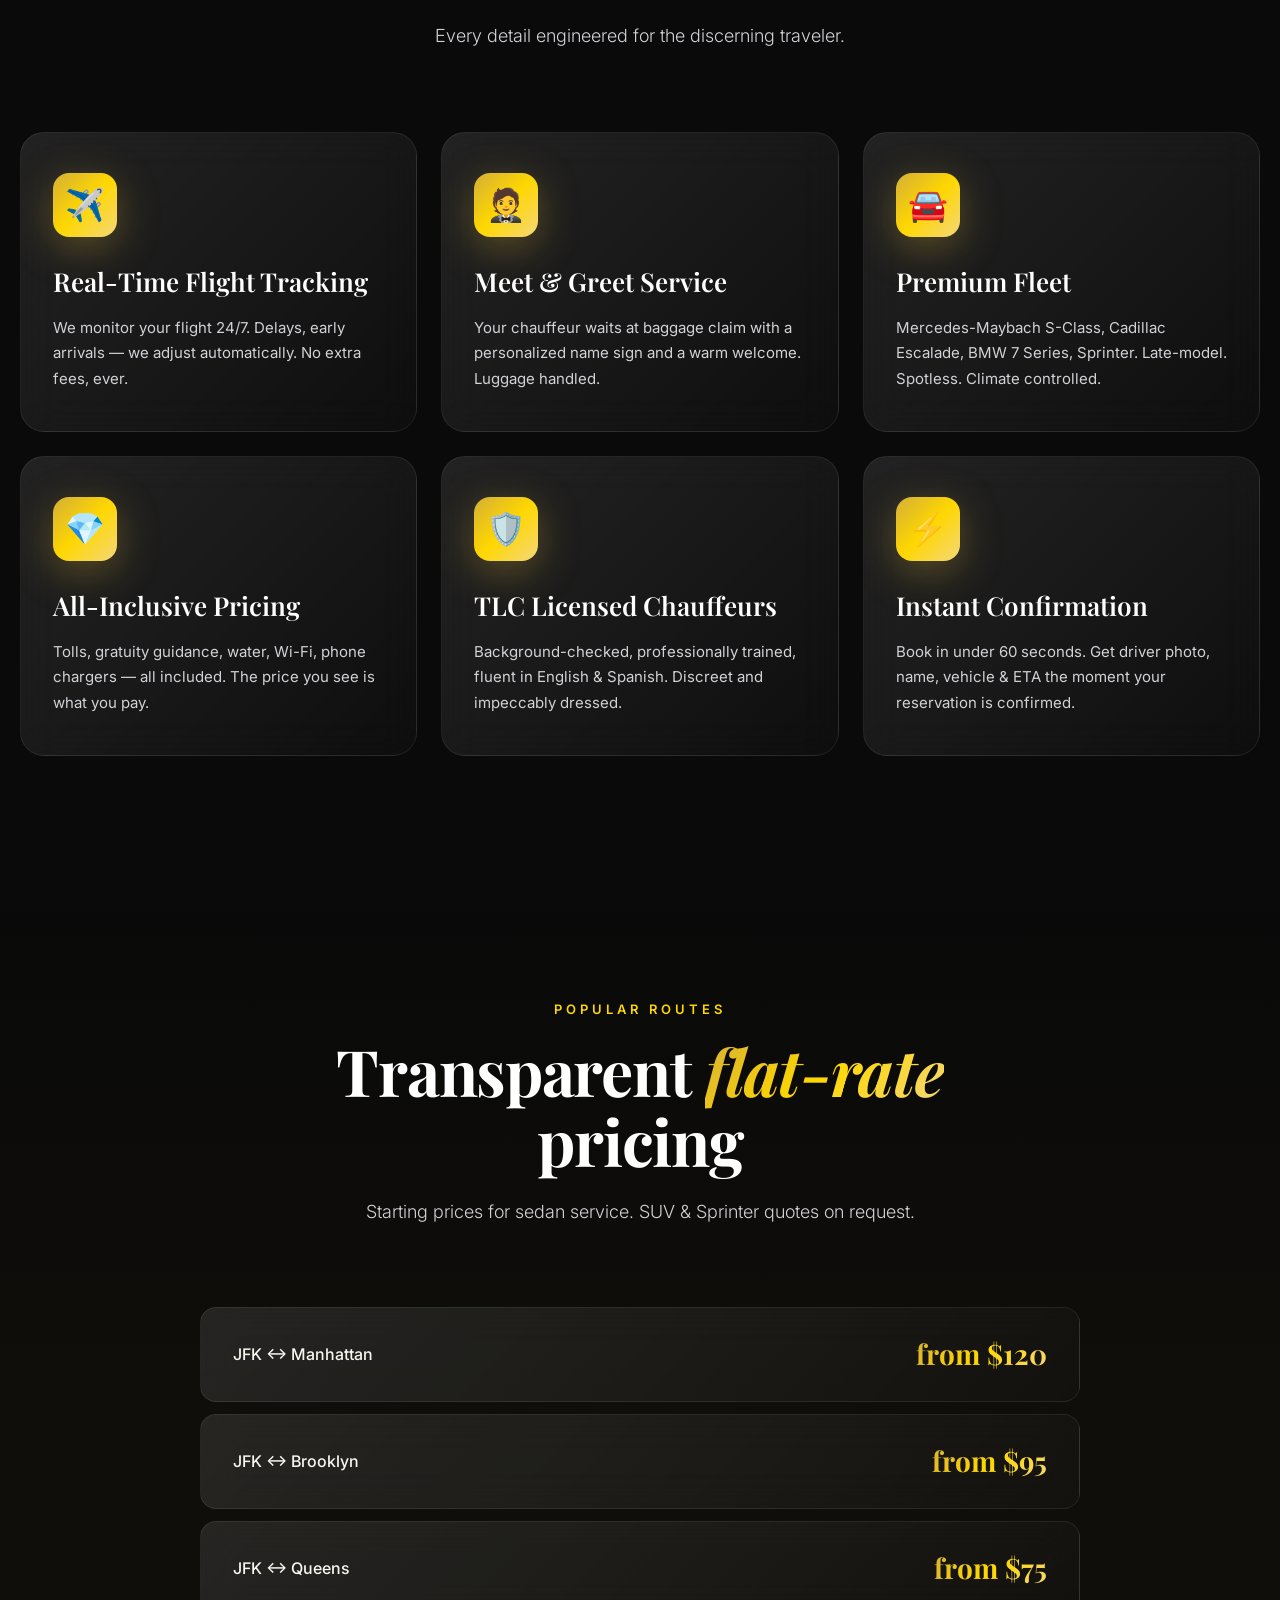
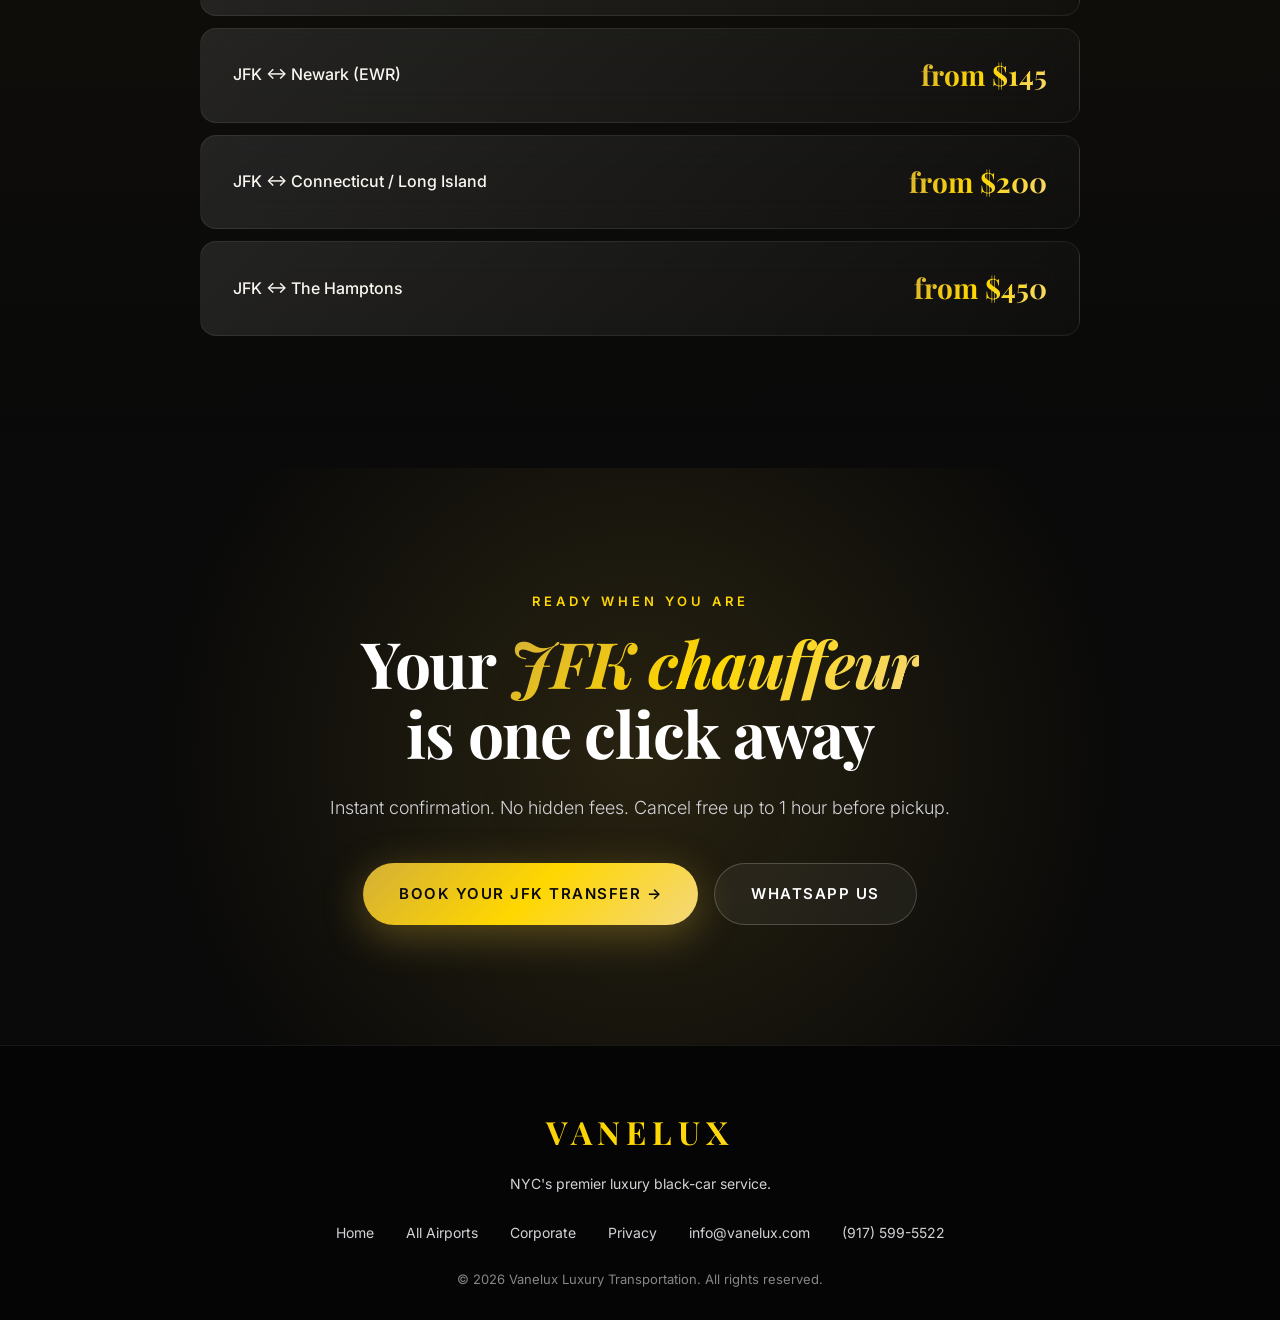
<file: web/jfk-limo.html>
<!DOCTYPE html>
<html lang="en">
<head>
  <meta charset="UTF-8">
  <meta name="viewport" content="width=device-width, initial-scale=1.0">
  <meta name="theme-color" content="#0a0a0a">
  <meta name="description" content="Premium JFK airport limousine service NYC. Mercedes-Maybach, Cadillac Escalade, Sprinter. Meet & greet, flight tracking. Book your luxury JFK transfer 24/7.">
  <meta name="keywords" content="JFK limo, JFK airport transfer, JFK limousine service NYC, luxury car JFK, JFK black car service">
  <title>JFK Airport Limousine Service NYC · Vanelux Luxury Transportation</title>
  <link rel="canonical" href="https://www.vane-lux.com/jfk-limo">
  <link rel="icon" type="image/svg+xml" href="favicon.svg">

  <meta property="og:type" content="website">
  <meta property="og:title" content="JFK Airport Limousine Service · Vanelux">
  <meta property="og:description" content="Luxury JFK airport transfers. Professional chauffeurs, premium fleet, 24/7 availability.">
  <meta property="og:url" content="https://www.vane-lux.com/jfk-limo">
  <meta property="og:image" content="https://www.vane-lux.com/icons/Icon-512.png">

  <link rel="stylesheet" href="vanelux-design.css">

  <script type="application/ld+json">
  {
    "@context": "https://schema.org",
    "@type": "Product",
    "name": "JFK Airport Limousine Service",
    "description": "Premium luxury limousine service for JFK Airport transfers in NYC",
    "brand": {"@type": "Brand", "name": "Vanelux"},
    "image": "https://www.vane-lux.com/icons/Icon-512.png",
    "offers": {
      "@type": "AggregateOffer",
      "lowPrice": "120",
      "highPrice": "350",
      "priceCurrency": "USD",
      "availability": "https://schema.org/InStock"
    },
    "aggregateRating": {
      "@type": "AggregateRating",
      "ratingValue": "4.9",
      "reviewCount": "87"
    }
  }
  </script>
</head>
<body>
  <!-- Animated Background Layers -->
  <div class="vx-bg-mesh"></div>
  <div class="vx-orb vx-orb-1"></div>
  <div class="vx-orb vx-orb-2"></div>
  <div class="vx-orb vx-orb-3"></div>
  <div class="vx-particles"></div>

  <!-- Navigation -->
  <nav class="vx-nav">
    <a href="/" class="vx-nav-logo">Vanelux</a>
    <ul class="vx-nav-links">
      <li><a href="/">Home</a></li>
      <li><a href="/airport-transfer.html">Airports</a></li>
      <li><a href="/corporate-transportation.html">Corporate</a></li>
      <li><a href="tel:+19175995522">+1 (917) 599-5522</a></li>
    </ul>
  </nav>

  <!-- Hero -->
  <section class="vx-hero">
    <span class="vx-hero-eyebrow">✦ JFK International Airport ✦</span>
    <h1>Land in NYC. <br><span class="gold">Step into Luxury.</span></h1>
    <p class="vx-hero-subtitle">
      Skip the taxi line. Your private chauffeur is already tracking your flight.
      Mercedes-Maybach, Cadillac Escalade, or Sprinter — fixed price, zero stress.
    </p>
    <div class="vx-hero-ctas">
      <a href="/" class="vx-btn vx-btn-primary">
        Book JFK Transfer <span class="vx-btn-arrow">→</span>
      </a>
      <a href="tel:+19175995522" class="vx-btn vx-btn-ghost">
        Call (917) 599-5522
      </a>
    </div>
  </section>

  <!-- Stats -->
  <section class="vx-section" style="padding-top: 0; padding-bottom: 60px;">
    <div class="vx-container">
      <div class="vx-stats vx-reveal">
        <div class="vx-stat">
          <div class="vx-stat-number" data-count="24" data-suffix="/7">0</div>
          <div class="vx-stat-label">Available</div>
        </div>
        <div class="vx-stat">
          <div class="vx-stat-number" data-count="4.9" data-suffix="★">0</div>
          <div class="vx-stat-label">Avg Rating</div>
        </div>
        <div class="vx-stat">
          <div class="vx-stat-number" data-count="100" data-suffix="%">0</div>
          <div class="vx-stat-label">On Time</div>
        </div>
        <div class="vx-stat">
          <div class="vx-stat-number" data-count="0" data-suffix=" Surge">0</div>
          <div class="vx-stat-label">Fixed Price</div>
        </div>
      </div>
    </div>
  </section>

  <!-- Features -->
  <section class="vx-section">
    <div class="vx-container">
      <div class="vx-section-header vx-reveal">
        <span class="vx-section-eyebrow">Why JFK Travelers Choose Us</span>
        <h2 class="vx-section-title">Effortless. Elegant. <em style="font-style:italic;">On time.</em></h2>
        <p class="vx-section-subtitle">Every detail engineered for the discerning traveler.</p>
      </div>

      <div class="vx-grid vx-grid-3">
        <div class="vx-card vx-reveal">
          <div class="vx-card-icon">✈️</div>
          <h3>Real-Time Flight Tracking</h3>
          <p>We monitor your flight 24/7. Delays, early arrivals — we adjust automatically. No extra fees, ever.</p>
        </div>
        <div class="vx-card vx-reveal">
          <div class="vx-card-icon">🤵</div>
          <h3>Meet &amp; Greet Service</h3>
          <p>Your chauffeur waits at baggage claim with a personalized name sign and a warm welcome. Luggage handled.</p>
        </div>
        <div class="vx-card vx-reveal">
          <div class="vx-card-icon">🚘</div>
          <h3>Premium Fleet</h3>
          <p>Mercedes-Maybach S-Class, Cadillac Escalade, BMW 7 Series, Sprinter. Late-model. Spotless. Climate controlled.</p>
        </div>
        <div class="vx-card vx-reveal">
          <div class="vx-card-icon">💎</div>
          <h3>All-Inclusive Pricing</h3>
          <p>Tolls, gratuity guidance, water, Wi-Fi, phone chargers — all included. The price you see is what you pay.</p>
        </div>
        <div class="vx-card vx-reveal">
          <div class="vx-card-icon">🛡️</div>
          <h3>TLC Licensed Chauffeurs</h3>
          <p>Background-checked, professionally trained, fluent in English &amp; Spanish. Discreet and impeccably dressed.</p>
        </div>
        <div class="vx-card vx-reveal">
          <div class="vx-card-icon">⚡</div>
          <h3>Instant Confirmation</h3>
          <p>Book in under 60 seconds. Get driver photo, name, vehicle &amp; ETA the moment your reservation is confirmed.</p>
        </div>
      </div>
    </div>
  </section>

  <!-- Routes / Pricing -->
  <section class="vx-section" style="background: linear-gradient(180deg, transparent, rgba(212,175,55,0.03), transparent);">
    <div class="vx-container" style="max-width: 880px;">
      <div class="vx-section-header vx-reveal">
        <span class="vx-section-eyebrow">Popular Routes</span>
        <h2 class="vx-section-title">Transparent <span style="background:var(--vx-gradient-gold);-webkit-background-clip:text;background-clip:text;color:transparent;font-style:italic;">flat-rate</span> pricing</h2>
        <p class="vx-section-subtitle">Starting prices for sedan service. SUV &amp; Sprinter quotes on request.</p>
      </div>

      <div class="vx-reveal">
        <div class="vx-route">
          <div class="vx-route-name">JFK ↔ Manhattan</div>
          <div class="vx-route-price">from $120</div>
        </div>
        <div class="vx-route">
          <div class="vx-route-name">JFK ↔ Brooklyn</div>
          <div class="vx-route-price">from $95</div>
        </div>
        <div class="vx-route">
          <div class="vx-route-name">JFK ↔ Queens</div>
          <div class="vx-route-price">from $75</div>
        </div>
        <div class="vx-route">
          <div class="vx-route-name">JFK ↔ Newark (EWR)</div>
          <div class="vx-route-price">from $145</div>
        </div>
        <div class="vx-route">
          <div class="vx-route-name">JFK ↔ Connecticut / Long Island</div>
          <div class="vx-route-price">from $200</div>
        </div>
        <div class="vx-route">
          <div class="vx-route-name">JFK ↔ The Hamptons</div>
          <div class="vx-route-price">from $450</div>
        </div>
      </div>
    </div>
  </section>

  <!-- CTA -->
  <section class="vx-cta-section">
    <div class="vx-container vx-reveal" style="max-width: 800px;">
      <span class="vx-section-eyebrow">Ready when you are</span>
      <h2 class="vx-section-title" style="margin-bottom: 24px;">
        Your <span style="background:var(--vx-gradient-gold);-webkit-background-clip:text;background-clip:text;color:transparent;font-style:italic;">JFK chauffeur</span><br>is one click away
      </h2>
      <p class="vx-section-subtitle" style="margin-bottom: 40px;">
        Instant confirmation. No hidden fees. Cancel free up to 1 hour before pickup.
      </p>
      <div class="vx-hero-ctas" style="justify-content: center;">
        <a href="/" class="vx-btn vx-btn-primary">Book Your JFK Transfer →</a>
        <a href="https://wa.me/19175995522?text=I%20need%20a%20JFK%20transfer" class="vx-btn vx-btn-ghost">WhatsApp Us</a>
      </div>
    </div>
  </section>

  <!-- Footer -->
  <footer class="vx-footer">
    <div class="vx-footer-logo">VANELUX</div>
    <p style="color:var(--vx-gray-300);font-size:14px;">NYC's premier luxury black-car service.</p>
    <ul class="vx-footer-links">
      <li><a href="/">Home</a></li>
      <li><a href="/airport-transfer.html">All Airports</a></li>
      <li><a href="/corporate-transportation.html">Corporate</a></li>
      <li><a href="/privacy-policy.html">Privacy</a></li>
      <li><a href="mailto:info@vanelux.com">info@vanelux.com</a></li>
      <li><a href="tel:+19175995522">(917) 599-5522</a></li>
    </ul>
    <div class="vx-footer-copy">© 2026 Vanelux Luxury Transportation. All rights reserved.</div>
  </footer>

  <!-- WhatsApp Floating -->
  <a class="vx-whatsapp" href="https://wa.me/19175995522?text=Hi%2C%20I%27d%20like%20a%20JFK%20transfer" target="_blank" rel="noopener" aria-label="WhatsApp">
    <svg viewBox="0 0 24 24"><path d="M17.472 14.382c-.297-.149-1.758-.867-2.03-.967-.273-.099-.471-.148-.67.15-.197.297-.767.966-.94 1.164-.173.199-.347.223-.644.075-.297-.15-1.255-.463-2.39-1.475-.883-.788-1.48-1.761-1.653-2.059-.173-.297-.018-.458.13-.606.134-.133.298-.347.446-.52.149-.174.198-.298.298-.497.099-.198.05-.371-.025-.52-.075-.149-.669-1.612-.916-2.207-.242-.579-.487-.5-.669-.51-.173-.008-.371-.01-.57-.01-.198 0-.52.074-.792.372-.272.297-1.04 1.016-1.04 2.479 0 1.462 1.065 2.875 1.213 3.074.149.198 2.096 3.2 5.077 4.487.709.306 1.262.489 1.694.625.712.227 1.36.195 1.871.118.571-.085 1.758-.719 2.006-1.413.248-.694.248-1.289.173-1.413-.074-.124-.272-.198-.57-.347m-5.421 7.403h-.004a9.87 9.87 0 01-5.031-1.378l-.361-.214-3.741.982.998-3.648-.235-.374a9.86 9.86 0 01-1.51-5.26c.001-5.45 4.436-9.884 9.888-9.884 2.64 0 5.122 1.03 6.988 2.898a9.825 9.825 0 012.893 6.994c-.003 5.45-4.437 9.884-9.885 9.884m8.413-18.297A11.815 11.815 0 0012.05 0C5.495 0 .16 5.335.157 11.892c0 2.096.547 4.142 1.588 5.945L.057 24l6.305-1.654a11.882 11.882 0 005.683 1.448h.005c6.554 0 11.89-5.335 11.893-11.893a11.821 11.821 0 00-3.48-8.413z"/></svg>
  </a>

  <script src="vanelux-fx.js" defer></script>
</body>
</html>
</file>
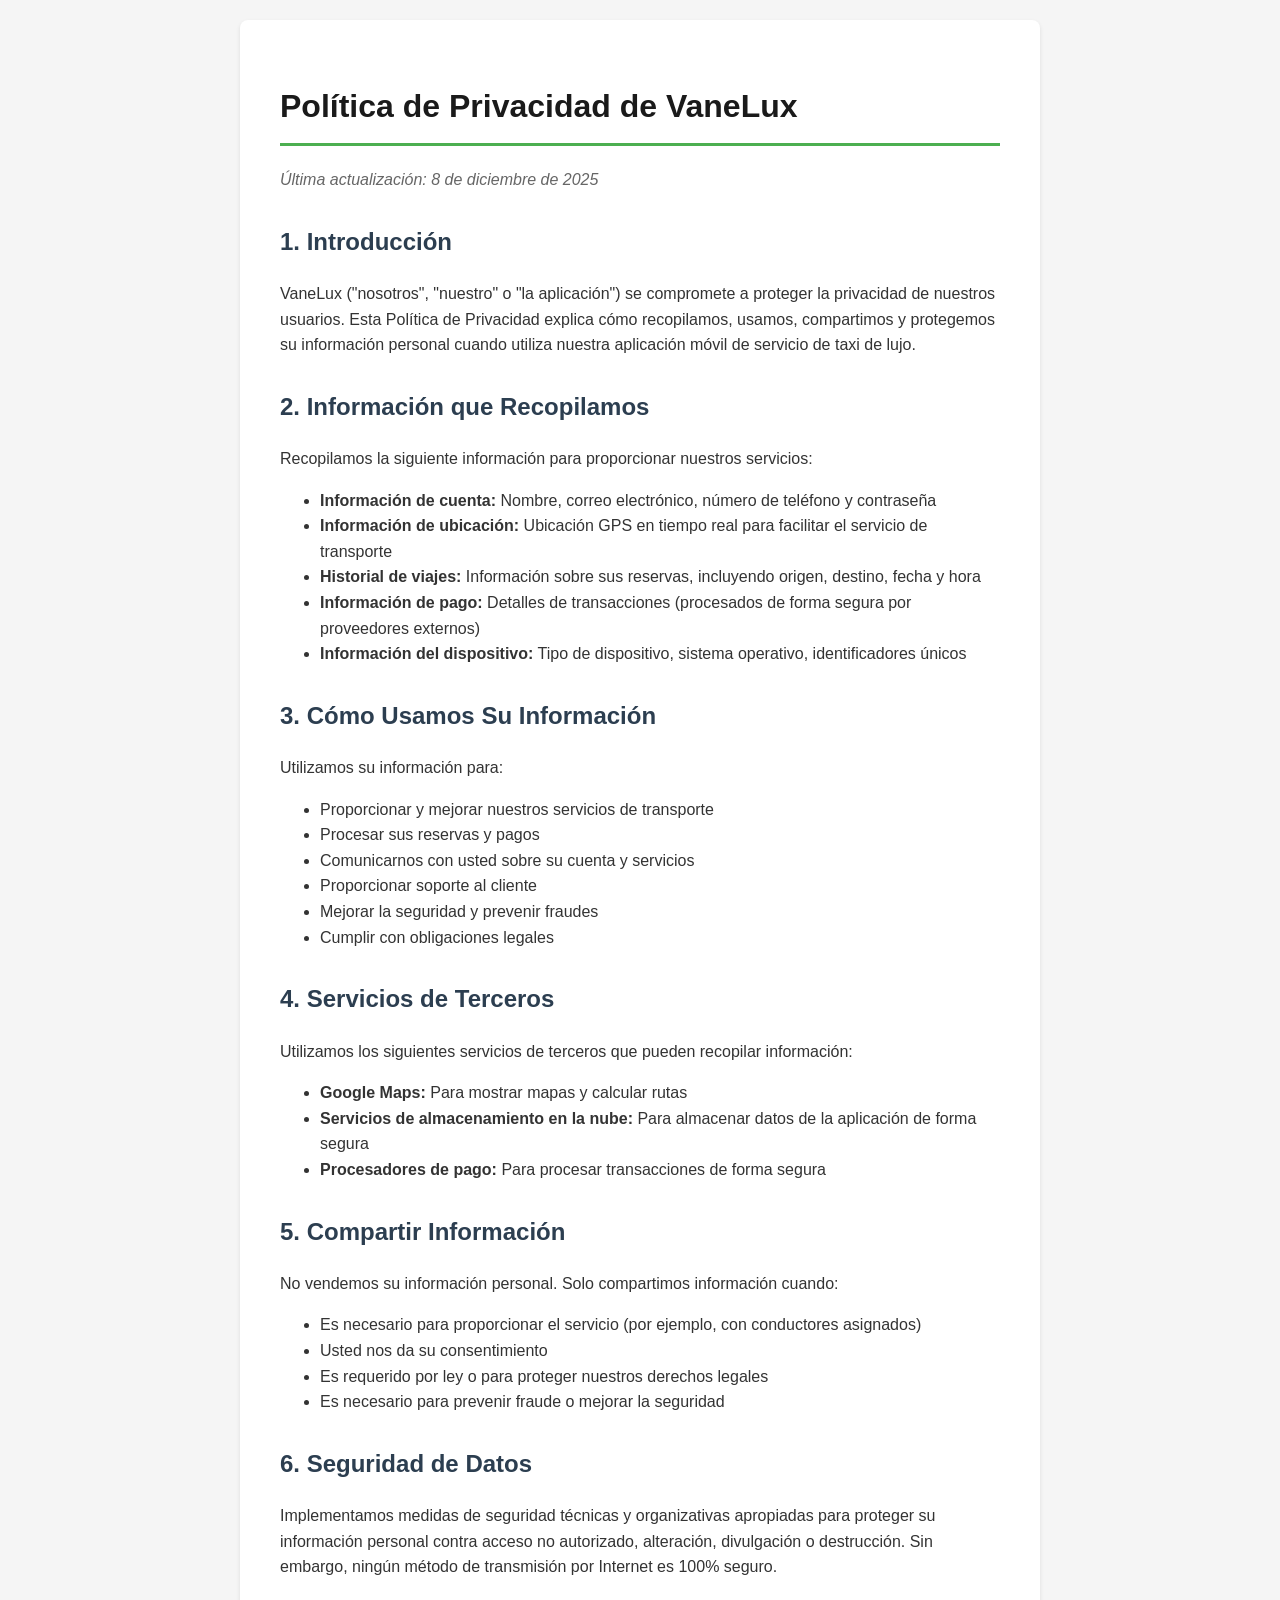
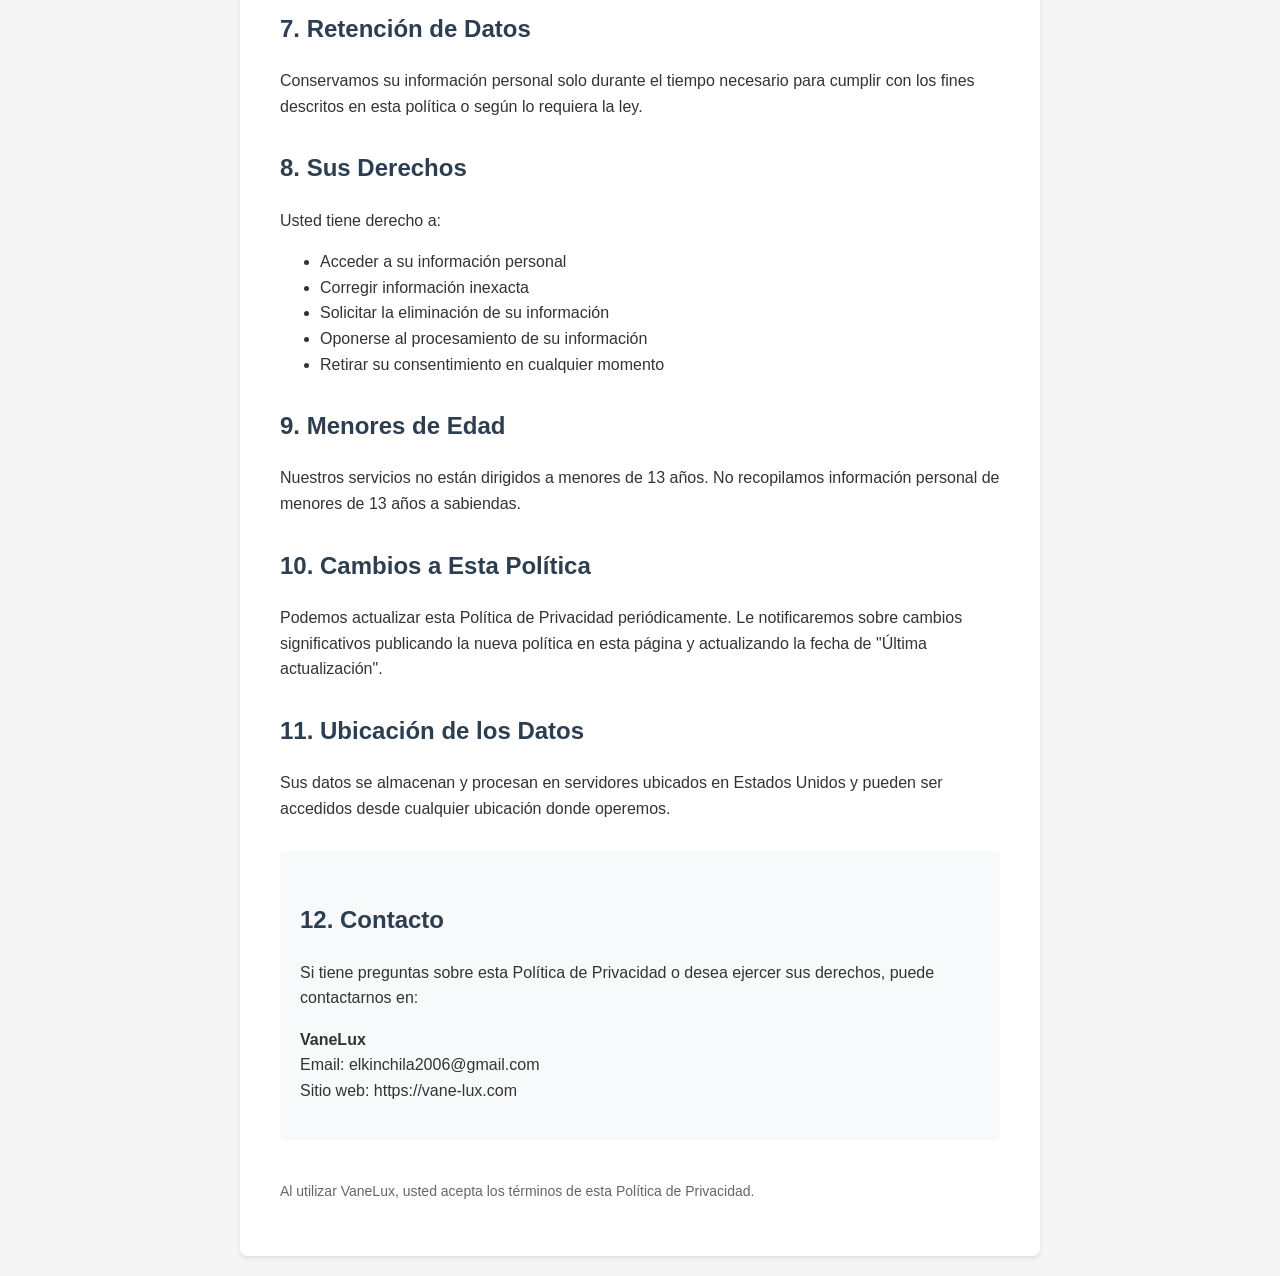
<file: web/privacy-policy.html>
<!DOCTYPE html>
<html lang="es">
<head>
    <meta charset="UTF-8">
    <meta name="viewport" content="width=device-width, initial-scale=1.0">
    <title>Política de Privacidad - VaneLux</title>
    <style>
        body {
            font-family: -apple-system, BlinkMacSystemFont, 'Segoe UI', Roboto, Oxygen, Ubuntu, Cantarell, sans-serif;
            line-height: 1.6;
            color: #333;
            max-width: 800px;
            margin: 0 auto;
            padding: 20px;
            background-color: #f5f5f5;
        }
        .container {
            background-color: white;
            padding: 40px;
            border-radius: 8px;
            box-shadow: 0 2px 4px rgba(0,0,0,0.1);
        }
        h1 {
            color: #1a1a1a;
            border-bottom: 3px solid #4CAF50;
            padding-bottom: 10px;
        }
        h2 {
            color: #2c3e50;
            margin-top: 30px;
        }
        .updated {
            color: #666;
            font-style: italic;
            margin-bottom: 30px;
        }
        .contact {
            background-color: #f8f9fa;
            padding: 20px;
            border-radius: 5px;
            margin-top: 30px;
        }
    </style>
</head>
<body>
    <div class="container">
        <h1>Política de Privacidad de VaneLux</h1>
        <p class="updated">Última actualización: 8 de diciembre de 2025</p>

        <h2>1. Introducción</h2>
        <p>VaneLux ("nosotros", "nuestro" o "la aplicación") se compromete a proteger la privacidad de nuestros usuarios. Esta Política de Privacidad explica cómo recopilamos, usamos, compartimos y protegemos su información personal cuando utiliza nuestra aplicación móvil de servicio de taxi de lujo.</p>

        <h2>2. Información que Recopilamos</h2>
        <p>Recopilamos la siguiente información para proporcionar nuestros servicios:</p>
        <ul>
            <li><strong>Información de cuenta:</strong> Nombre, correo electrónico, número de teléfono y contraseña</li>
            <li><strong>Información de ubicación:</strong> Ubicación GPS en tiempo real para facilitar el servicio de transporte</li>
            <li><strong>Historial de viajes:</strong> Información sobre sus reservas, incluyendo origen, destino, fecha y hora</li>
            <li><strong>Información de pago:</strong> Detalles de transacciones (procesados de forma segura por proveedores externos)</li>
            <li><strong>Información del dispositivo:</strong> Tipo de dispositivo, sistema operativo, identificadores únicos</li>
        </ul>

        <h2>3. Cómo Usamos Su Información</h2>
        <p>Utilizamos su información para:</p>
        <ul>
            <li>Proporcionar y mejorar nuestros servicios de transporte</li>
            <li>Procesar sus reservas y pagos</li>
            <li>Comunicarnos con usted sobre su cuenta y servicios</li>
            <li>Proporcionar soporte al cliente</li>
            <li>Mejorar la seguridad y prevenir fraudes</li>
            <li>Cumplir con obligaciones legales</li>
        </ul>

        <h2>4. Servicios de Terceros</h2>
        <p>Utilizamos los siguientes servicios de terceros que pueden recopilar información:</p>
        <ul>
            <li><strong>Google Maps:</strong> Para mostrar mapas y calcular rutas</li>
            <li><strong>Servicios de almacenamiento en la nube:</strong> Para almacenar datos de la aplicación de forma segura</li>
            <li><strong>Procesadores de pago:</strong> Para procesar transacciones de forma segura</li>
        </ul>

        <h2>5. Compartir Información</h2>
        <p>No vendemos su información personal. Solo compartimos información cuando:</p>
        <ul>
            <li>Es necesario para proporcionar el servicio (por ejemplo, con conductores asignados)</li>
            <li>Usted nos da su consentimiento</li>
            <li>Es requerido por ley o para proteger nuestros derechos legales</li>
            <li>Es necesario para prevenir fraude o mejorar la seguridad</li>
        </ul>

        <h2>6. Seguridad de Datos</h2>
        <p>Implementamos medidas de seguridad técnicas y organizativas apropiadas para proteger su información personal contra acceso no autorizado, alteración, divulgación o destrucción. Sin embargo, ningún método de transmisión por Internet es 100% seguro.</p>

        <h2>7. Retención de Datos</h2>
        <p>Conservamos su información personal solo durante el tiempo necesario para cumplir con los fines descritos en esta política o según lo requiera la ley.</p>

        <h2>8. Sus Derechos</h2>
        <p>Usted tiene derecho a:</p>
        <ul>
            <li>Acceder a su información personal</li>
            <li>Corregir información inexacta</li>
            <li>Solicitar la eliminación de su información</li>
            <li>Oponerse al procesamiento de su información</li>
            <li>Retirar su consentimiento en cualquier momento</li>
        </ul>

        <h2>9. Menores de Edad</h2>
        <p>Nuestros servicios no están dirigidos a menores de 13 años. No recopilamos información personal de menores de 13 años a sabiendas.</p>

        <h2>10. Cambios a Esta Política</h2>
        <p>Podemos actualizar esta Política de Privacidad periódicamente. Le notificaremos sobre cambios significativos publicando la nueva política en esta página y actualizando la fecha de "Última actualización".</p>

        <h2>11. Ubicación de los Datos</h2>
        <p>Sus datos se almacenan y procesan en servidores ubicados en Estados Unidos y pueden ser accedidos desde cualquier ubicación donde operemos.</p>

        <div class="contact">
            <h2>12. Contacto</h2>
            <p>Si tiene preguntas sobre esta Política de Privacidad o desea ejercer sus derechos, puede contactarnos en:</p>
            <p>
                <strong>VaneLux</strong><br>
                Email: elkinchila2006@gmail.com<br>
                Sitio web: https://vane-lux.com
            </p>
        </div>

        <p style="margin-top: 40px; color: #666; font-size: 14px;">
            Al utilizar VaneLux, usted acepta los términos de esta Política de Privacidad.
        </p>
    </div>
</body>
</html>
</file>
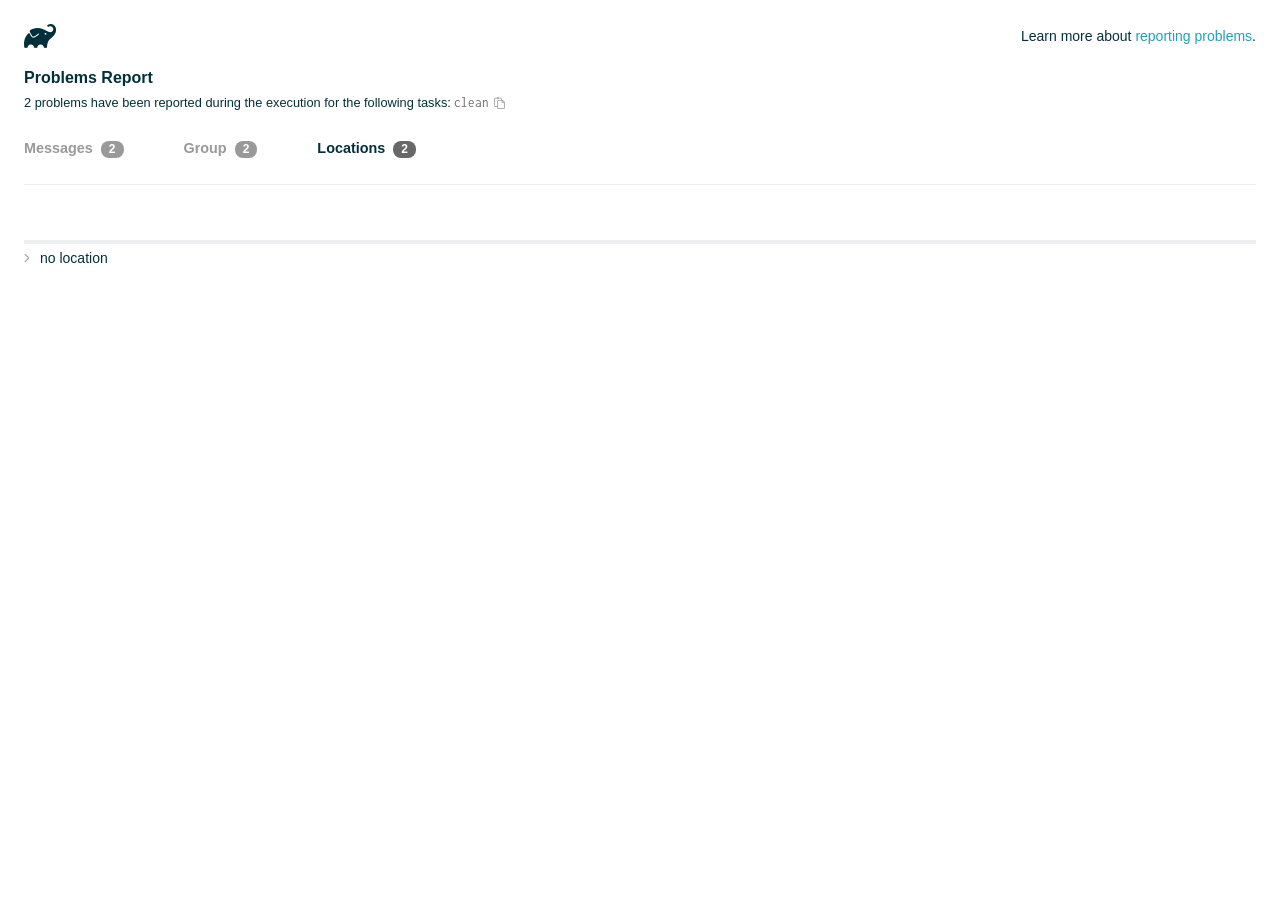
<file: android/build/reports/problems/problems-report.html>
<!DOCTYPE html>

<html lang="en">
<head>
    <!-- Required meta tags -->
    <meta charset="utf-8">
    <meta name="viewport" content="width=device-width, initial-scale=1, shrink-to-fit=no">

                    <style type="text/css">
                /*! normalize.css v7.0.0 | MIT License | github.com/necolas/normalize.css */
html {
    line-height: 1.15;
    -ms-text-size-adjust: 100%;
    -webkit-text-size-adjust: 100%
}

body {
    margin: 0
}

article, aside, footer, header, nav, section {
    display: block
}

h1 {
    font-size: 2em;
    margin: .67em 0
}

figcaption, figure, main {
    display: block
}

figure {
    margin: 1em 40px
}

hr {
    box-sizing: content-box;
    height: 0;
    overflow: visible
}

pre {
    font-family: monospace, monospace;
    font-size: 1em
}

a {
    background-color: transparent;
    -webkit-text-decoration-skip: objects
}

abbr[title] {
    border-bottom: none;
    text-decoration: underline;
    text-decoration: underline dotted
}

b, strong {
    font-weight: inherit
}

b, strong {
    font-weight: bolder
}

code, kbd, samp {
    font-family: monospace, monospace;
    font-size: 1em
}

dfn {
    font-style: italic
}

mark {
    background-color: #ff0;
    color: #000
}

small {
    font-size: 80%
}

sub, sup {
    font-size: 75%;
    line-height: 0;
    position: relative;
    vertical-align: baseline
}

sub {
    bottom: -.25em
}

sup {
    top: -.5em
}

audio, video {
    display: inline-block
}

audio:not([controls]) {
    display: none;
    height: 0
}

img {
    border-style: none
}

svg:not(:root) {
    overflow: hidden
}

button, input, optgroup, select, textarea {
    font-family: sans-serif;
    font-size: 100%;
    line-height: 1.15;
    margin: 0
}

button, input {
    overflow: visible
}

button, select {
    text-transform: none
}

[type=reset], [type=submit], button, html [type=button] {
    -webkit-appearance: button
}

[type=button]::-moz-focus-inner, [type=reset]::-moz-focus-inner, [type=submit]::-moz-focus-inner, button::-moz-focus-inner {
    border-style: none;
    padding: 0
}

[type=button]:-moz-focusring, [type=reset]:-moz-focusring, [type=submit]:-moz-focusring, button:-moz-focusring {
    outline: 1px dotted ButtonText
}

fieldset {
    padding: .35em .75em .625em
}

legend {
    box-sizing: border-box;
    color: inherit;
    display: table;
    max-width: 100%;
    padding: 0;
    white-space: normal
}

progress {
    display: inline-block;
    vertical-align: baseline
}

textarea {
    overflow: auto
}

[type=checkbox], [type=radio] {
    box-sizing: border-box;
    padding: 0
}

[type=number]::-webkit-inner-spin-button, [type=number]::-webkit-outer-spin-button {
    height: auto
}

[type=search] {
    -webkit-appearance: textfield;
    outline-offset: -2px
}

[type=search]::-webkit-search-cancel-button, [type=search]::-webkit-search-decoration {
    -webkit-appearance: none
}

::-webkit-file-upload-button {
    -webkit-appearance: button;
    font: inherit
}

details, menu {
    display: block
}

summary {
    display: list-item
}

canvas {
    display: inline-block
}

template {
    display: none
}

[hidden] {
    display: none
}

/* configuration cache styles */

.report-wrapper {
    margin: 0;
    padding: 0 24px;
}

.gradle-logo {
    width: 32px;
    height: 24px;
    background-image: url("[data-uri]");
    background-size: contain;
}

.header {
    display: flex;
    flex-wrap: wrap;
    position: fixed;
    top: 0;
    left: 0;
    width: 100%;
    padding: 24px 24px 0 24px;
    background-color: white;
    z-index: 1;
}

.learn-more {
    margin-left: auto;
    align-self: center;
    font-size: 0.875rem;
    font-weight: normal;
}

.title {
    display: flex;
    align-items: center;
    padding: 18px 0 24px 0;
    flex: 1 0 100%;
}

.content {
    font-size: 0.875rem;
    padding: 240px 0 48px;
    overflow-x: auto;
    white-space: nowrap;
}

.content ol:first-of-type {
    margin: 0;
}

.tree-btn {
    cursor: pointer;
    display: inline-block;
    width: 16px;
    height: 16px;
    background-size: contain;
    background-repeat: no-repeat;
    vertical-align: middle;
    margin-top: -0.2em;
}

.tree-btn.collapsed {
    background-image: url('data:image/svg+xml;utf8,<svg xmlns="http://www.w3.org/2000/svg" viewBox="0 0 192 512"><path d="M166.9 264.5l-117.8 116c-4.7 4.7-12.3 4.7-17 0l-7.1-7.1c-4.7-4.7-4.7-12.3 0-17L127.3 256 25.1 155.6c-4.7-4.7-4.7-12.3 0-17l7.1-7.1c4.7-4.7 12.3-4.7 17 0l117.8 116c4.6 4.7 4.6 12.3-.1 17z" fill="%23999999" stroke="%23999999"/></svg>');
}

.tree-btn.expanded {
    background-image: url('data:image/svg+xml;utf8,<svg xmlns="http://www.w3.org/2000/svg" viewBox="0 0 256 512"><path d="M119.5 326.9L3.5 209.1c-4.7-4.7-4.7-12.3 0-17l7.1-7.1c4.7-4.7 12.3-4.7 17 0L128 287.3l100.4-102.2c4.7-4.7 12.3-4.7 17 0l7.1 7.1c4.7 4.7 4.7 12.3 0 17L136.5 327c-4.7 4.6-12.3 4.6-17-.1z" fill="%23999999" stroke="%23999999"/></svg>');
}

ul .tree-btn {
    margin-right: 3px;
}

.leaf-icon {
    display: inline-block;
    width: 16px;
    height: 16px;
    background-image: url('data:image/svg+xml;utf8,<svg xmlns="http://www.w3.org/2000/svg" viewBox="0 0 256 512"><path d="M32 256 H224" stroke="%23999999" stroke-width="48" stroke-linecap="round"/></svg>');
    background-size: contain;
    background-repeat: no-repeat;
    vertical-align: middle;
    margin-top: -0.2em;
}

.invisible-text {
    user-select: all; /* Allow the text to be selectable */
    color: transparent; /* Hide the text */
    text-indent: -9999px; /* Move the text out of view */
    position: relative;
    white-space: pre; /* Preserve meaningful whitespace in the invisible text for copying */
}

.text-for-copy {
    display: inline-block;
}

.enum-icon {
    display: inline-block;
    width: 16px;
    height: 16px;
    background-image: url('data:image/svg+xml;utf8,<svg xmlns="http://www.w3.org/2000/svg" viewBox="0 0 1024 1024"><circle cx="512" cy="512" r="200" /></svg>');
    background-size: contain;
    background-repeat: no-repeat;
    vertical-align: middle;
    margin-inline-start: 0.5ex;
    margin-inline-end: 0.5ex;
    margin-top: -0.2em;
}

.error-icon {
    display: inline-block;
    width: 16px;
    height: 16px;
    background-image: url('data:image/svg+xml;utf8,<svg xmlns="http://www.w3.org/2000/svg" viewBox="0 0 320 512"><path d="M193.94 256L296.5 153.44l21.15-21.15c3.12-3.12 3.12-8.19 0-11.31l-22.63-22.63c-3.12-3.12-8.19-3.12-11.31 0L160 222.06 36.29 98.34c-3.12-3.12-8.19-3.12-11.31 0L2.34 120.97c-3.12 3.12-3.12 8.19 0 11.31L126.06 256 2.34 379.71c-3.12 3.12-3.12 8.19 0 11.31l22.63 22.63c3.12 3.12 8.19 3.12 11.31 0L160 289.94 262.56 392.5l21.15 21.15c3.12 3.12 8.19 3.12 11.31 0l22.63-22.63c3.12-3.12 3.12-8.19 0-11.31L193.94 256z" fill="%23FC461E" stroke="%23FC461E"/></svg>');
    background-size: contain;
    background-repeat: no-repeat;
    vertical-align: middle;
    margin-inline-start: 0.5ex;
    margin-inline-end: 0.5ex;
    margin-top: -0.2em;
}

.advice-icon {
    display: inline-block;
    width: 16px;
    height: 16px;
    background-image: url('data:image/svg+xml;utf8,<svg width="800px" height="800px" viewBox="-4.93 0 122.88 122.88" version="1.1" id="Layer_1" xmlns="http://www.w3.org/2000/svg" xmlns:xlink="http://www.w3.org/1999/xlink"  style="enable-background:new 0 0 113.01 122.88" xml:space="preserve"><g><path d="M44.13,102.06c-1.14,0.03-2.14-0.81-2.3-1.96c-0.17-1.2,0.64-2.31,1.82-2.54c-1.3-7.37-4.85-11.43-8.6-15.72 c-2.92-3.34-5.95-6.81-8.34-11.92c-2.35-5.03-3.64-10.23-3.6-15.63c0.05-5.4,1.42-10.96,4.4-16.71c0.02-0.04,0.04-0.07,0.06-0.11 l0,0c3.91-6.62,9.38-11.04,15.47-13.52c5.11-2.09,10.66-2.8,16.1-2.3c5.42,0.5,10.73,2.2,15.37,4.94 c5.9,3.49,10.75,8.67,13.42,15.21c1.44,3.54,2.42,7.49,2.54,11.82c0.12,4.31-0.62,8.96-2.61,13.88 c-2.66,6.59-6.18,10.68-9.47,14.51c-3.03,3.53-5.85,6.81-7.42,11.84c0.89,0.21,1.59,0.94,1.73,1.9c0.17,1.24-0.7,2.39-1.94,2.56 l-0.77,0.11c-0.14,1.09-0.23,2.26-0.27,3.51l0.25-0.04c1.24-0.17,2.39,0.7,2.56,1.94c0.17,1.24-0.7,2.39-1.94,2.56l-0.78,0.11 c0.01,0.15,0.02,0.3,0.03,0.45l0,0c0.07,0.88,0.08,1.73,0.03,2.54l0.13-0.02c1.25-0.15,2.38,0.74,2.54,1.98 c0.15,1.25-0.74,2.38-1.98,2.54l-1.68,0.21c-1.2,3.11-3.34,5.48-5.87,6.94c-1.74,1.01-3.67,1.59-5.61,1.71 c-1.97,0.12-3.96-0.25-5.78-1.13c-2.08-1.02-3.94-2.71-5.29-5.14c-0.65-0.33-1.13-0.97-1.23-1.75c-0.04-0.31-0.01-0.61,0.07-0.89 c-0.39-1.16-0.68-2.43-0.87-3.83l-0.07,0.01c-1.24,0.17-2.39-0.7-2.56-1.94c-0.17-1.24,0.7-2.39,1.94-2.56l0.54-0.08 C44.19,104.32,44.18,103.16,44.13,102.06L44.13,102.06z M2.18,58.86C1.01,58.89,0.04,57.98,0,56.81c-0.04-1.17,0.88-2.14,2.05-2.18 l8.7-0.3c1.17-0.04,2.14,0.88,2.18,2.05c0.04,1.17-0.88,2.14-2.05,2.18L2.18,58.86L2.18,58.86z M110.68,50.25 c1.16-0.12,2.2,0.73,2.32,1.89c0.12,1.16-0.73,2.2-1.89,2.32l-8.66,0.91c-1.16,0.12-2.2-0.73-2.32-1.89 c-0.12-1.16,0.73-2.2,1.89-2.32L110.68,50.25L110.68,50.25z M94.91,14.78c0.65-0.97,1.96-1.23,2.93-0.58 c0.97,0.65,1.23,1.96,0.58,2.93l-4.84,7.24c-0.65,0.97-1.96,1.23-2.93,0.58c-0.97-0.65-1.23-1.96-0.58-2.93L94.91,14.78 L94.91,14.78z M57.63,2.06c0.03-1.17,1-2.09,2.16-2.06c1.17,0.03,2.09,1,2.06,2.16l-0.22,8.7c-0.03,1.17-1,2.09-2.16,2.06 c-1.17-0.03-2.09-1-2.06-2.16L57.63,2.06L57.63,2.06z M13.88,15.53c-0.86-0.8-0.9-2.14-0.11-2.99c0.8-0.86,2.14-0.9,2.99-0.11 l6.37,5.94c0.86,0.8,0.9,2.14,0.11,2.99c-0.8,0.86-2.14,0.9-2.99,0.11L13.88,15.53L13.88,15.53z M47.88,96.95l18.49-2.63 c1.59-6.7,5.05-10.73,8.8-15.08c3.08-3.58,6.36-7.4,8.76-13.34c1.76-4.35,2.41-8.43,2.31-12.19c-0.1-3.75-0.96-7.21-2.24-10.34 c-2.3-5.63-6.51-10.11-11.65-13.15c-4.11-2.43-8.8-3.94-13.59-4.37c-4.77-0.44-9.64,0.19-14.13,2.02 c-5.26,2.15-9.99,5.97-13.39,11.72c-2.64,5.12-3.86,10.02-3.9,14.73c-0.04,4.74,1.11,9.33,3.2,13.8c2.13,4.56,4.97,7.8,7.69,10.92 C42.47,83.9,46.48,88.49,47.88,96.95L47.88,96.95z M65.62,99.02l-17.27,2.45c0.05,1.1,0.07,2.25,0.05,3.47l17.05-2.42 C65.47,101.29,65.52,100.12,65.62,99.02L65.62,99.02z M48.49,109.52c0.12,0.92,0.3,1.76,0.53,2.54l16.55-2.04 c0.11-0.86,0.13-1.77,0.05-2.74l0,0l0-0.02l-0.01-0.17L48.49,109.52L48.49,109.52z M51.37,116.36c0.64,0.67,1.35,1.19,2.1,1.55 c1.15,0.56,2.42,0.79,3.67,0.72c1.29-0.08,2.57-0.47,3.74-1.15c1.1-0.64,2.09-1.53,2.88-2.65L51.37,116.36L51.37,116.36z"/></g></svg>');
    background-size: contain;
    background-repeat: no-repeat;
    vertical-align: middle;
    margin-inline-start: 0.5ex;
    margin-inline-end: 0.5ex;
    margin-top: -0.2em;
}

.warning-icon {
    display: inline-block;
    width: 13px;
    height: 13px;
    background-image: url('data:image/svg+xml;utf8,<svg xmlns="http://www.w3.org/2000/svg" viewBox="0 0 576 512"><path d="M270.2 160h35.5c3.4 0 6.1 2.8 6 6.2l-7.5 196c-.1 3.2-2.8 5.8-6 5.8h-20.5c-3.2 0-5.9-2.5-6-5.8l-7.5-196c-.1-3.4 2.6-6.2 6-6.2zM288 388c-15.5 0-28 12.5-28 28s12.5 28 28 28 28-12.5 28-28-12.5-28-28-28zm281.5 52L329.6 24c-18.4-32-64.7-32-83.2 0L6.5 440c-18.4 31.9 4.6 72 41.6 72H528c36.8 0 60-40 41.5-72zM528 480H48c-12.3 0-20-13.3-13.9-24l240-416c6.1-10.6 21.6-10.7 27.7 0l240 416c6.2 10.6-1.5 24-13.8 24z" fill="%23DEAD22" stroke="%23DEAD22"/></svg>');
    background-size: contain;
    background-repeat: no-repeat;
    vertical-align: middle;
    margin-inline-start: 0.3ex;
    margin-inline-end: 1.1ex;
    margin-top: -0.1em;
}

.documentation-button {
    cursor: pointer;
    display: inline-block;
    width: 13px;
    height: 13px;
    background-image: url('data:image/svg+xml;utf8,<svg xmlns="http://www.w3.org/2000/svg" viewBox="0 0 512 512"><path d="M256 340c-15.464 0-28 12.536-28 28s12.536 28 28 28 28-12.536 28-28-12.536-28-28-28zm7.67-24h-16c-6.627 0-12-5.373-12-12v-.381c0-70.343 77.44-63.619 77.44-107.408 0-20.016-17.761-40.211-57.44-40.211-29.144 0-44.265 9.649-59.211 28.692-3.908 4.98-11.054 5.995-16.248 2.376l-13.134-9.15c-5.625-3.919-6.86-11.771-2.645-17.177C185.658 133.514 210.842 116 255.67 116c52.32 0 97.44 29.751 97.44 80.211 0 67.414-77.44 63.849-77.44 107.408V304c0 6.627-5.373 12-12 12zM256 40c118.621 0 216 96.075 216 216 0 119.291-96.61 216-216 216-119.244 0-216-96.562-216-216 0-119.203 96.602-216 216-216m0-32C119.043 8 8 119.083 8 256c0 136.997 111.043 248 248 248s248-111.003 248-248C504 119.083 392.957 8 256 8z" fill="%23999999" stroke="%23999999"/></svg>');
    background-size: contain;
    background-repeat: no-repeat;
    vertical-align: middle;
    margin-inline-start: 0.5ex;
    margin-inline-end: 0.5ex;
    margin-top: -0.2em;
}

.documentation-button::selection {
    color: transparent;
}

.documentation-button:hover {
    color: transparent;
}

.copy-button {
    cursor: pointer;
    display: inline-block;
    width: 12px;
    height: 12px;
    background-image: url('data:image/svg+xml;utf8,<svg xmlns="http://www.w3.org/2000/svg" viewBox="0 0 448 512"><path d="M433.941 193.941l-51.882-51.882A48 48 0 0 0 348.118 128H320V80c0-26.51-21.49-48-48-48h-66.752C198.643 13.377 180.858 0 160 0s-38.643 13.377-45.248 32H48C21.49 32 0 53.49 0 80v288c0 26.51 21.49 48 48 48h80v48c0 26.51 21.49 48 48 48h224c26.51 0 48-21.49 48-48V227.882a48 48 0 0 0-14.059-33.941zm-22.627 22.627a15.888 15.888 0 0 1 4.195 7.432H352v-63.509a15.88 15.88 0 0 1 7.431 4.195l51.883 51.882zM160 30c9.941 0 18 8.059 18 18s-8.059 18-18 18-18-8.059-18-18 8.059-18 18-18zM48 384c-8.822 0-16-7.178-16-16V80c0-8.822 7.178-16 16-16h66.752c6.605 18.623 24.389 32 45.248 32s38.643-13.377 45.248-32H272c8.822 0 16 7.178 16 16v48H176c-26.51 0-48 21.49-48 48v208H48zm352 96H176c-8.822 0-16-7.178-16-16V176c0-8.822 7.178-16 16-16h144v72c0 13.2 10.8 24 24 24h72v208c0 8.822-7.178 16-16 16z" fill="%23999999" stroke="%23999999"/></svg>');
    background-size: contain;
    background-repeat: no-repeat;
    vertical-align: middle;
    margin-inline-start: 0.5ex;
    margin-top: -0.2em;
}

.groups{
    display: flex;
    border-bottom: 1px solid #EDEEEF;
    flex: 1 0 100%;
}

.uncategorized {
    display: flex;
    border-top: 4px solid #EDEEEF;
    flex: 1 0 100%;
}

.group-selector {
    padding: 0 52px 24px 0;
    font-size: 0.9rem;
    font-weight: bold;
    color: #999999;
    cursor: pointer;
}

.group-selector__count {
    margin: 0 8px;
    border-radius: 8px;
    background-color: #999;
    color: #fff;
    padding: 1px 8px 2px;
    font-size: 0.75rem;
}

.group-selector--active {
    color: #02303A;
    cursor: auto;
}

.group-selector--active .group-selector__count {
    background-color: #686868;
}

.group-selector--disabled {
    cursor: not-allowed;
}

.accordion-header {
    cursor: pointer;
}

.container {
    padding-left: 0.5em;
    padding-right: 0.5em;
}

.stacktrace {
    border-radius: 4px;
    overflow-x: auto;
    padding: 0.5rem;
    margin-bottom: 0;
    min-width: 1000px;
}

/* Lato (bold, regular) */
@font-face {
    font-display: swap;
    font-family: Lato;
    font-weight: 500;
    font-style: normal;
    src: url("https://assets.gradle.com/lato/fonts/lato-semibold/lato-semibold.woff2") format("woff2"),
    url("https://assets.gradle.com/lato/fonts/lato-semibold/lato-semibold.woff") format("woff");
}

@font-face {
    font-display: swap;
    font-family: Lato;
    font-weight: bold;
    font-style: normal;
    src: url("https://assets.gradle.com/lato/fonts/lato-bold/lato-bold.woff2") format("woff2"),
    url("https://assets.gradle.com/lato/fonts/lato-bold/lato-bold.woff") format("woff");
}

* {
    -webkit-box-sizing: border-box;
    -moz-box-sizing: border-box;
    box-sizing: border-box;
}

html,
body {
    margin: 0;
    padding: 0;
}

html {
    font-family: "Lato", "Helvetica Neue", Arial, sans-serif;
    font-size: 16px;
    font-weight: 400;
    line-height: 1.5;
}

body {
    color: #02303A;
    background-color: #ffffff;
    -webkit-text-size-adjust: 100%;
    -ms-text-size-adjust: 100%;
    -webkit-font-smoothing: antialiased;
}


/* typography */
h1, h2, h3, h4, h5, h6 {
    color: #02303A;
    text-rendering: optimizeLegibility;
    margin: 0;
}

h1 {
    font-size: 1rem;
}

h2 {
    font-size: 0.9rem;
}

h3 {
    font-size: 1.125rem;
}

h4, h5, h6 {
    font-size: 0.875rem;
}

h1 code {
    font-weight: bold;
}

ul, ol, dl {
    list-style-position: outside;
    line-height: 1.6;
    padding: 0;
    margin: 0 0 0 20px;
    list-style-type: none;
}

li {
    line-height: 2;
}

a {
    color: #1DA2BD;
    text-decoration: none;
    transition: all 0.3s ease, visibility 0s;
}

a:hover {
    color: #35c1e4;
}

/* code */
code, pre {
    font-family: Inconsolata, Monaco, "Courier New", monospace;
    font-style: normal;
    font-variant-ligatures: normal;
    font-variant-caps: normal;
    font-variant-numeric: normal;
    font-variant-east-asian: normal;
    font-weight: normal;
    font-stretch: normal;
    color: #686868;
}

*:not(pre) > code {
    letter-spacing: 0;
    padding: 0.1em 0.5ex;
    text-rendering: optimizeSpeed;
    word-spacing: -0.15em;
    word-wrap: break-word;
}

pre {
    font-size: 0.75rem;
    line-height: 1.8;
    margin-top: 0;
    margin-bottom: 1.5em;
    padding: 1rem;
}

pre code {
    background-color: transparent;
    color: inherit;
    line-height: 1.8;
    font-size: 100%;
    padding: 0;
}

a code {
    color: #1BA8CB;
}

pre.code, pre.programlisting, pre.screen, pre.tt {
    background-color: #f7f7f8;
    border-radius: 4px;
    font-size: 1em;
    line-height: 1.45;
    margin-bottom: 1.25em;
    overflow-x: auto;
    padding: 1rem;
}

li em, p em {
    padding: 0 1px;
}

code em, tt em {
    text-decoration: none;
}

code + .copy-button {
    margin-inline-start: 0.2ex;
}

.java-exception {
    font-size: 0.75rem;
    padding-left: 24px;
}

.java-exception ul {
    margin: 0;
    line-height: inherit;
}

.java-exception code {
    white-space: pre;
}

.java-exception-part-toggle {
    user-select: none;
    cursor: pointer;
    border-radius: 2px;
    padding: 0.1em 0.2em;
    background: azure;
    color: #686868;
}

                </style>
    <!-- Inconsolata is used as a default monospace font in the report. -->
    <link rel="stylesheet" href="https://fonts.googleapis.com/css?family=Inconsolata:400,700" />

    <title>Gradle Configuration Cache</title>
</head>
<body>

<div id="playground"></div>

<div class="report" id="report">
    Loading...
</div>

<script type="text/javascript">
function configurationCacheProblems() { return (
// begin-report-data
{"diagnostics":[{"problem":[{"text":"Executing Gradle on JVM versions 16 and lower has been deprecated."}],"severity":"WARNING","problemDetails":[{"text":"This will fail with an error in Gradle 9.0."}],"contextualLabel":"Executing Gradle on JVM versions 16 and lower has been deprecated.","documentationLink":"https://docs.gradle.org/8.12/userguide/upgrading_version_8.html#minimum_daemon_jvm_version","problemId":[{"name":"deprecation","displayName":"Deprecation"},{"name":"executing-gradle-on-jvm-versions-and-lower","displayName":"Executing Gradle on JVM versions 16 and lower has been deprecated."}],"solutions":[[{"text":"Use JVM 17 or greater to execute Gradle. Projects can continue to use older JVM versions via toolchains."}]]},{"problem":[{"text":"No variants exist that would match the request"}],"severity":"ERROR","contextualLabel":"Dependency requires at least JVM runtime version 11. This build uses a Java 8 JVM.","documentationLink":"https://docs.gradle.org/8.12/userguide/variant_model.html#sec:variant-select-errors","problemId":[{"name":"dependency-variant-resolution","displayName":"Variant resolution"},{"name":"no-compatible-variants","displayName":"No variants exist that would match the request"}]}],"problemsReport":{"totalProblemCount":2,"requestedTasks":"clean","documentationLink":"https://docs.gradle.org/8.12/userguide/problems-report.html","documentationLinkCaption":"Problem report","summaries":[]}}
// end-report-data
);}
</script>
                <script type="text/javascript">
                !function(n,t){"object"==typeof exports&&"object"==typeof module?module.exports=t():"function"==typeof define&&define.amd?define([],t):"object"==typeof exports?exports["configuration-cache-report"]=t():n["configuration-cache-report"]=t()}(this,(()=>(({70:function(){void 0===ArrayBuffer.isView&&(ArrayBuffer.isView=function(n){return null!=n&&null!=n.__proto__&&n.__proto__.__proto__===Int8Array.prototype.__proto__}),void 0===Math.imul&&(Math.imul=function(n,t){return(4294901760&n)*(65535&t)+(65535&n)*(0|t)|0}),this["configuration-cache-report"]=function(n){"use strict";var t,r,i,e,u,o,f,s,c,a,h,l,_,v,d,g,w,b,p,m,k,y,q,B,C,x,j,P,I,S,z,E,T,L,N,A,M,F,D,O,R,H,$,G,U,V,Q,Z,Y,W,K,X,J,nn,tn,rn,en,un,on,fn,sn,cn,an,hn,ln,_n,vn,dn,gn,wn,bn,pn,mn,kn,yn,qn,Bn,Cn,xn,jn,Pn,In,Sn,zn=Math.imul,En=ArrayBuffer.isView;function Tn(n,t){if(!(t>=0))throw fu(ie("Requested element count "+t+" is less than zero."));return function(n,t){if(!(t>=0))throw fu(ie("Requested element count "+t+" is less than zero."));if(0===t)return pt();if(t>=n.length)return function(n){switch(n.length){case 0:return pt();case 1:return gr(n[0]);default:return function(n){return Ar(function(n){return new qt(n,!1)}(n))}(n)}}(n);if(1===t)return gr(n[0]);var r=0,i=Nr(),e=0,u=n.length;n:for(;e<u;){var o=n[e];if(e=e+1|0,i.d(o),(r=r+1|0)===t)break n}return i}(n,Wn(n.length-t|0,0))}function Ln(n,t,r,i,e,u,o){return t=t===A?", ":t,r=r===A?"":r,i=i===A?"":i,e=e===A?-1:e,u=u===A?"...":u,o=o===A?null:o,function(n,t,r,i,e,u,o,f){r=r===A?", ":r,i=i===A?"":i,e=e===A?"":e,u=u===A?-1:u,o=o===A?"...":o,f=f===A?null:f,t.e(i);var s=0,c=0,a=n.length;n:for(;c<a;){var h=n[c];if(c=c+1|0,(s=s+1|0)>1&&t.e(r),!(u<0||s<=u))break n;Qt(t,h,f)}return u>=0&&s>u&&t.e(o),t.e(e),t}(n,bi(),t,r,i,e,u,o).toString()}function Nn(n){return n.length-1|0}function An(n,t){if(null==t){var r=0,i=n.length-1|0;if(r<=i)do{var e=r;if(r=r+1|0,null==n[e])return e}while(r<=i)}else{var u=0,o=n.length-1|0;if(u<=o)do{var f=u;if(u=u+1|0,oe(t,n[f]))return f}while(u<=o)}return-1}function Mn(n,t,r,i,e,u,o){return t=t===A?", ":t,r=r===A?"":r,i=i===A?"":i,e=e===A?-1:e,u=u===A?"...":u,o=o===A?null:o,Fn(n,bi(),t,r,i,e,u,o).toString()}function Fn(n,t,r,i,e,u,o,f){r=r===A?", ":r,i=i===A?"":i,e=e===A?"":e,u=u===A?-1:u,o=o===A?"...":o,f=f===A?null:f,t.e(i);var s=0,c=n.f();n:for(;c.g();){var a=c.h();if((s=s+1|0)>1&&t.e(r),!(u<0||s<=u))break n;Qt(t,a,f)}return u>=0&&s>u&&t.e(o),t.e(e),t}function Dn(n){if(n.i())throw mu("List is empty.");return n.j(0)}function On(n){return new Yn(n)}function Rn(n){if(Ue(n,Ti)){var t;switch(n.k()){case 0:t=pt();break;case 1:t=gr(Ue(n,Ei)?n.j(0):n.f().h());break;default:t=Hn(n)}return t}return mt(Vn(n))}function Hn(n){return Ar(n)}function $n(n){if(Ue(n,Ti)&&n.k()<=1)return Rn(n);var t=Vn(n);return function(n){var t=(n.k()/2|0)-1|0;if(t<0)return lr();var r=kt(n),i=0;if(i<=t)do{var e=i;i=i+1|0;var u=n.j(e);n.f4(e,n.j(r)),n.f4(r,u),r=r-1|0}while(e!==t)}(t),t}function Gn(n,t){if(!(t>=0))throw fu(ie("Requested element count "+t+" is less than zero."));return function(n,t){if(!(t>=0))throw fu(ie("Requested element count "+t+" is less than zero."));if(0===t)return pt();if(Ue(n,Ti)){if(t>=n.k())return Rn(n);if(1===t)return gr(function(n){if(Ue(n,Ei))return Dn(n);var t=n.f();if(!t.g())throw mu("Collection is empty.");return t.h()}(n))}var r=0,i=Nr(),e=n.f();n:for(;e.g();){var u=e.h();if(i.d(u),(r=r+1|0)===t)break n}return mt(i)}(n,Wn(n.k()-t|0,0))}function Un(n,t){if(!(t>=0))throw fu(ie("Requested element count "+t+" is less than zero."));if(0===t)return pt();var r=n.k();if(t>=r)return Rn(n);if(1===t)return gr(Qn(n));var i=Nr();if(Ue(n,li)){var e=r-t|0;if(e<r)do{var u=e;e=e+1|0,i.d(n.j(u))}while(e<r)}else for(var o=n.l(r-t|0);o.g();){var f=o.h();i.d(f)}return i}function Vn(n){return Ue(n,Ti)?Hn(n):Zn(n,Lr())}function Qn(n){if(n.i())throw mu("List is empty.");return n.j(kt(n))}function Zn(n,t){for(var r=n.f();r.g();){var i=r.h();t.d(i)}return t}function Yn(n){this.n_1=n}function Wn(n,t){return n<t?t:n}function Kn(n,t){return n>t?t:n}function Xn(n,t){return Ut().q(n,t,-1)}function Jn(n,t){return new Et(n,t)}function nt(n){var t=n.f();if(!t.g())return pt();var r=t.h();if(!t.g())return gr(r);var i=Lr();for(i.d(r);t.g();)i.d(t.h());return i}function tt(n){this.r_1=n}function rt(n,t){this.s_1=n,this.t_1=t}function it(){}function et(n){this.x_1=n,this.w_1=0}function ut(n,t){this.a1_1=n,et.call(this,n),ft().b1(t,this.a1_1.k()),this.w_1=t}function ot(){t=this}function ft(){return null==t&&new ot,t}function st(){ft(),it.call(this)}function ct(n){this.h1_1=n}function at(n,t){return t===n?"(this Map)":Oi(t)}function ht(n,t){var r;n:{for(var i=n.o().f();i.g();){var e=i.h();if(oe(e.j1(),t)){r=e;break n}}r=null}return r}function lt(){r=this}function _t(){return null==r&&new lt,r}function vt(n){this.q1_1=n,it.call(this)}function dt(){_t(),this.n1_1=null,this.o1_1=null}function gt(){i=this}function wt(){return null==i&&new gt,i}function bt(n){return n.length>0?nu(n):pt()}function pt(){return null==e&&new yt,e}function mt(n){switch(n.k()){case 0:return pt();case 1:return gr(n.j(0));default:return n}}function kt(n){return n.k()-1|0}function yt(){e=this,this.z1_1=new de(-1478467534,-1720727600)}function qt(n,t){this.b2_1=n,this.c2_1=t}function Bt(){u=this}function Ct(){return null==u&&new Bt,u}function xt(n,t){return Ue(n,Ti)?n.k():t}function jt(n,t){if(Ue(t,Ti))return n.m(t);for(var r=!1,i=t.f();i.g();){var e=i.h();n.d(e)&&(r=!0)}return r}function Pt(){}function It(n,t){this.h2_1=n,this.g2_1=n.i2_1.l(function(n,t){if(!(0<=t&&t<=n.k()))throw cu("Position index "+t+" must be in range ["+Oe(0,n.k())+"].");return n.k()-t|0}(n,t))}function St(n){st.call(this),this.i2_1=n}function zt(n){this.k2_1=n,this.j2_1=n.l2_1.f()}function Et(n,t){this.l2_1=n,this.m2_1=t}function Tt(n){for(;n.n2_1.g();){var t=n.n2_1.h();if(n.q2_1.t2_1(t)===n.q2_1.s2_1)return n.p2_1=t,n.o2_1=1,lr()}n.o2_1=0}function Lt(n){this.q2_1=n,this.n2_1=n.r2_1.f(),this.o2_1=-1,this.p2_1=null}function Nt(n,t,r){t=t===A||t,this.r2_1=n,this.s2_1=t,this.t2_1=r}function At(){return null==o&&new Mt,o}function Mt(){o=this,this.u2_1=new de(1993859828,793161749)}function Ft(n,t,r){return Dt(Dt(n,r)-Dt(t,r)|0,r)}function Dt(n,t){var r=n%t|0;return r>=0?r:r+t|0}function Ot(){f=this,this.p_1=new Ht(1,0)}function Rt(){return null==f&&new Ot,f}function Ht(n,t){Rt(),Vt.call(this,n,t,1)}function $t(n,t,r){Pt.call(this),this.d3_1=r,this.e3_1=t,this.f3_1=this.d3_1>0?n<=t:n>=t,this.g3_1=this.f3_1?n:this.e3_1}function Gt(){s=this}function Ut(){return null==s&&new Gt,s}function Vt(n,t,r){if(Ut(),0===r)throw fu("Step must be non-zero.");if(r===vr().MIN_VALUE)throw fu("Step must be greater than Int.MIN_VALUE to avoid overflow on negation.");this.z2_1=n,this.a3_1=function(n,t,r){var i;if(r>0)i=n>=t?t:t-Ft(t,n,r)|0;else{if(!(r<0))throw fu("Step is zero.");i=n<=t?t:t+Ft(n,t,0|-r)|0}return i}(n,t,r),this.b3_1=r}function Qt(n,t,r){null!=r?n.e(r(t)):null==t||Ze(t)?n.e(t):t instanceof zi?n.i3(t.h3_1):n.e(Oi(t))}function Zt(n,t,r){if(n===t)return!0;if(!(r=r!==A&&r))return!1;var i=mi(n),e=mi(t);return i===e||oe(new zi(Zi(Pi(i).toLowerCase(),0)),new zi(Zi(Pi(e).toLowerCase(),0)))}function Yt(n){return Wi(n)-1|0}function Wt(n,t,r,i){return r=r===A?0:r,(i=i!==A&&i)||"string"!=typeof n?Kt(n,t,r,Wi(n),i):n.indexOf(t,r)}function Kt(n,t,r,i,e,u){var o=(u=u!==A&&u)?Xn(Kn(r,Yt(n)),Wn(i,0)):Oe(Wn(r,0),Kn(i,Wi(n)));if("string"==typeof n&&"string"==typeof t){var f=o.z2_1,s=o.a3_1,c=o.b3_1;if(c>0&&f<=s||c<0&&s<=f)do{var a=f;if(f=f+c|0,xi(t,0,n,a,Wi(t),e))return a}while(a!==s)}else{var h=o.z2_1,l=o.a3_1,_=o.b3_1;if(_>0&&h<=l||_<0&&l<=h)do{var v=h;if(h=h+_|0,tr(t,0,n,v,Wi(t),e))return v}while(v!==l)}return-1}function Xt(n){var t=0,r=Wi(n)-1|0,i=!1;n:for(;t<=r;){var e=ki(Zi(n,i?r:t));if(i){if(!e)break n;r=r-1|0}else e?t=t+1|0:i=!0}return Ki(n,t,r+1|0)}function Jt(n,t){return ie(Ki(n,t.y2(),t.c3()+1|0))}function nr(n,t,r,i,e){r=r===A?0:r,i=i!==A&&i,rr(e=e===A?0:e);var u,o,f=nu(t);return new ur(n,r,e,(u=f,o=i,function(n,t){var r=function(n,t,r,i){if(!i&&1===t.k()){var e=function(n){if(Ue(n,Ei))return function(n){var t;switch(n.k()){case 0:throw mu("List is empty.");case 1:t=n.j(0);break;default:throw fu("List has more than one element.")}return t}(n);var t=n.f();if(!t.g())throw mu("Collection is empty.");var r=t.h();if(t.g())throw fu("Collection has more than one element.");return r}(t),u=Wt(n,e,r);return u<0?null:fr(u,e)}var o=Oe(Wn(r,0),Wi(n));if("string"==typeof n){var f=o.z2_1,s=o.a3_1,c=o.b3_1;if(c>0&&f<=s||c<0&&s<=f)do{var a,h=f;f=f+c|0;n:{for(var l=t.f();l.g();){var _=l.h();if(xi(_,0,n,h,_.length,i)){a=_;break n}}a=null}if(null!=a)return fr(h,a)}while(h!==s)}else{var v=o.z2_1,d=o.a3_1,g=o.b3_1;if(g>0&&v<=d||g<0&&d<=v)do{var w,b=v;v=v+g|0;n:{for(var p=t.f();p.g();){var m=p.h();if(tr(m,0,n,b,m.length,i)){w=m;break n}}w=null}if(null!=w)return fr(b,w)}while(b!==d)}return null}(n,u,t,o);return null==r?null:fr(r.t3_1,r.u3_1.length)}))}function tr(n,t,r,i,e,u){if(i<0||t<0||t>(Wi(n)-e|0)||i>(Wi(r)-e|0))return!1;var o=0;if(o<e)do{var f=o;if(o=o+1|0,!Zt(Zi(n,t+f|0),Zi(r,i+f|0),u))return!1}while(o<e);return!0}function rr(n){if(!(n>=0))throw fu(ie("Limit must be non-negative, but was "+n))}function ir(n){if(n.l3_1<0)n.j3_1=0,n.m3_1=null;else{var t;if(n.o3_1.r3_1>0?(n.n3_1=n.n3_1+1|0,t=n.n3_1>=n.o3_1.r3_1):t=!1,t||n.l3_1>Wi(n.o3_1.p3_1))n.m3_1=Oe(n.k3_1,Yt(n.o3_1.p3_1)),n.l3_1=-1;else{var r=n.o3_1.s3_1(n.o3_1.p3_1,n.l3_1);if(null==r)n.m3_1=Oe(n.k3_1,Yt(n.o3_1.p3_1)),n.l3_1=-1;else{var i=r.v3(),e=r.w3();n.m3_1=function(n,t){return t<=vr().MIN_VALUE?Rt().p_1:Oe(n,t-1|0)}(n.k3_1,i),n.k3_1=i+e|0,n.l3_1=n.k3_1+(0===e?1:0)|0}}n.j3_1=1}}function er(n){this.o3_1=n,this.j3_1=-1,this.k3_1=function(n,t,r){if(0>r)throw fu("Cannot coerce value to an empty range: maximum "+r+" is less than minimum 0.");return n<0?0:n>r?r:n}(n.q3_1,0,Wi(n.p3_1)),this.l3_1=this.k3_1,this.m3_1=null,this.n3_1=0}function ur(n,t,r,i){this.p3_1=n,this.q3_1=t,this.r3_1=r,this.s3_1=i}function or(n,t){this.t3_1=n,this.u3_1=t}function fr(n,t){return new or(n,t)}function sr(){}function cr(){}function ar(){}function hr(){c=this}function lr(){return null==c&&new hr,c}function _r(){a=this,this.MIN_VALUE=-2147483648,this.MAX_VALUE=2147483647,this.SIZE_BYTES=4,this.SIZE_BITS=32}function vr(){return null==a&&new _r,a}function dr(n){for(var t=[],r=n.f();r.g();)t.push(r.h());return t}function gr(n){return 0===(t=[n]).length?Lr():Ar(new qt(t,!0));var t}function wr(n){return n<0&&function(){throw yu("Index overflow has happened.")}(),n}function br(n){return void 0!==n.toArray?n.toArray():dr(n)}function pr(n){return function(n,t){for(var r=0,i=n.length;r<i;){var e=n[r];r=r+1|0,t.d(e)}return t}(t=[n],(r=t.length,i=ce(se(Zr)),function(n,t,r){zr.call(r),Zr.call(r),r.y5_1=function(n){return Ur(n,0,ce(se(Vr)))}(n)}(r,0,i),i));var t,r,i}function mr(){it.call(this)}function kr(n){this.j4_1=n,this.h4_1=0,this.i4_1=-1}function yr(n,t){this.n4_1=n,kr.call(this,n),ft().b1(t,this.n4_1.k()),this.h4_1=t}function qr(){mr.call(this),this.o4_1=0}function Br(n){this.r4_1=n}function Cr(n){this.s4_1=n}function xr(n,t){this.t4_1=n,this.u4_1=t}function jr(){zr.call(this)}function Pr(n){this.x4_1=n,zr.call(this)}function Ir(n){this.e5_1=n,mr.call(this)}function Sr(){dt.call(this),this.c5_1=null,this.d5_1=null}function zr(){mr.call(this)}function Er(){h=this;var n=Nr();n.c_1=!0,this.i5_1=n}function Tr(){return null==h&&new Er,h}function Lr(){return n=ce(se(Fr)),t=[],Fr.call(n,t),n;var n,t}function Nr(n){return t=ce(se(Fr)),r=[],Fr.call(t,r),t;var t,r}function Ar(n){return function(n,t){var r;return r=br(n),Fr.call(t,r),t}(n,ce(se(Fr)))}function Mr(n,t){return ft().e1(t,n.k()),t}function Fr(n){Tr(),qr.call(this),this.b_1=n,this.c_1=!1}function Dr(n,t,r,i,e){if(r===i)return n;var u=(r+i|0)/2|0,o=Dr(n,t,r,u,e),f=Dr(n,t,u+1|0,i,e),s=o===t?n:t,c=r,a=u+1|0,h=r;if(h<=i)do{var l=h;if(h=h+1|0,c<=u&&a<=i){var _=o[c],v=f[a];e.compare(_,v)<=0?(s[l]=_,c=c+1|0):(s[l]=v,a=a+1|0)}else c<=u?(s[l]=o[c],c=c+1|0):(s[l]=f[a],a=a+1|0)}while(l!==i);return s}function Or(n,t){return(3&n)-(3&t)|0}function Rr(){_=this}function Hr(n){this.n5_1=n,jr.call(this)}function $r(n){return function(n,t){Sr.call(t),Vr.call(t),t.t5_1=n,t.u5_1=n.w5()}(new Jr((null==_&&new Rr,_)),n),n}function Gr(){return $r(ce(se(Vr)))}function Ur(n,t,r){if($r(r),!(n>=0))throw fu(ie("Negative initial capacity: "+n));if(!(t>=0))throw fu(ie("Non-positive load factor: "+t));return r}function Vr(){this.v5_1=null}function Qr(n,t){return zr.call(t),Zr.call(t),t.y5_1=n,t}function Zr(){}function Yr(n,t){var r=Kr(n,n.h6_1.m5(t));if(null==r)return null;var i=r;if(null!=i&&Ve(i))return Wr(i,n,t);var e=i;return n.h6_1.l5(e.j1(),t)?e:null}function Wr(n,t,r){var i;n:{for(var e=0,u=n.length;e<u;){var o=n[e];if(e=e+1|0,t.h6_1.l5(o.j1(),r)){i=o;break n}}i=null}return i}function Kr(n,t){var r=n.i6_1[t];return void 0===r?null:r}function Xr(n){this.g6_1=n,this.z5_1=-1,this.a6_1=Object.keys(n.i6_1),this.b6_1=-1,this.c6_1=null,this.d6_1=!1,this.e6_1=-1,this.f6_1=null}function Jr(n){this.h6_1=n,this.i6_1=this.k6(),this.j6_1=0}function ni(){}function ti(n){this.n6_1=n,this.l6_1=null,this.m6_1=null,this.m6_1=this.n6_1.y6_1.v6_1}function ri(){v=this;var n,t=(fi(0,0,n=ce(se(si))),n);t.x6_1=!0,this.e7_1=t}function ii(){return null==v&&new ri,v}function ei(n,t,r){this.d7_1=n,xr.call(this,t,r),this.b7_1=null,this.c7_1=null}function ui(n){this.y6_1=n,jr.call(this)}function oi(){return $r(n=ce(se(si))),si.call(n),n.w6_1=Gr(),n;var n}function fi(n,t,r){return Ur(n,t,r),si.call(r),r.w6_1=Gr(),r}function si(){ii(),this.v6_1=null,this.x6_1=!1}function ci(){d=this;var n=ai(0),t=n.y5_1;(t instanceof si?t:_e()).j5(),this.f7_1=n}function ai(n){return function(n,t){return function(n,t,r){Qr(function(n,t){return fi(n,t,ce(se(si)))}(n,t),r),hi.call(r)}(n,0,t),t}(n,ce(se(hi)))}function hi(){null==d&&new ci}function li(){}function _i(){}function vi(n){_i.call(this),this.k7_1=n}function di(){gi.call(this)}function gi(){_i.call(this),this.m7_1=""}function wi(){if(!w){w=!0;var n="undefined"!=typeof process&&process.versions&&!!process.versions.node;g=n?new vi(process.stdout):new di}}function bi(){return n=ce(se(pi)),pi.call(n,""),n;var n}function pi(n){this.o7_1=void 0!==n?n:""}function mi(n){var t=Pi(n).toUpperCase();return t.length>1?n:Zi(t,0)}function ki(n){return function(n){return 9<=n&&n<=13||28<=n&&n<=32||160===n||n>4096&&(5760===n||8192<=n&&n<=8202||8232===n||8233===n||8239===n||8287===n||12288===n)}(n)}function yi(){b=this,this.q7_1=new RegExp("[\\\\^$*+?.()|[\\]{}]","g"),this.r7_1=new RegExp("[\\\\$]","g"),this.s7_1=new RegExp("\\$","g")}function qi(){return null==b&&new yi,b}function Bi(n,t){qi(),this.v7_1=n,this.w7_1=function(n){if(Ue(n,Ti)){var t;switch(n.k()){case 0:t=At();break;case 1:t=pr(Ue(n,Ei)?n.j(0):n.f().h());break;default:t=Zn(n,ai(n.k()))}return t}return function(n){switch(n.k()){case 0:return At();case 1:return pr(n.f().h());default:return n}}(Zn(n,(r=ce(se(hi)),Qr(oi(),r),hi.call(r),r)));var r}(t),this.x7_1=new RegExp(n,Mn(t,"","gu",A,A,A,Ci)),this.y7_1=null,this.z7_1=null}function Ci(n){return n.d8_1}function xi(n,t,r,i,e,u){return tr(n,t,r,i,e,u=u!==A&&u)}function ji(n,t){return n-t|0}function Pi(n){return String.fromCharCode(n)}function Ii(){p=this,this.e8_1=0,this.f8_1=65535,this.g8_1=55296,this.h8_1=56319,this.i8_1=56320,this.j8_1=57343,this.k8_1=55296,this.l8_1=57343,this.m8_1=2,this.n8_1=16}function Si(){return null==p&&new Ii,p}function zi(n){Si(),this.h3_1=n}function Ei(){}function Ti(){}function Li(){}function Ni(){}function Ai(){}function Mi(){}function Fi(){m=this}function Di(n,t){null==m&&new Fi,this.p8_1=n,this.q8_1=t}function Oi(n){var t=null==n?null:ie(n);return null==t?"null":t}function Ri(n){return new Hi(n)}function Hi(n){this.t8_1=n,this.s8_1=0}function $i(){return Qi(),k}function Gi(){return Qi(),y}function Ui(){return Qi(),q}function Vi(){return Qi(),B}function Qi(){x||(x=!0,k=new ArrayBuffer(8),y=new Float64Array($i()),new Float32Array($i()),q=new Int32Array($i()),Gi()[0]=-1,B=0!==Ui()[0]?1:0,C=1-Vi()|0)}function Zi(n,t){var r;if(Yi(n)){var i,e=n.charCodeAt(t);if(Si(),e<0?i=!0:(Si(),i=e>65535),i)throw fu("Invalid Char code: "+e);r=De(e)}else r=n.y3(t);return r}function Yi(n){return"string"==typeof n}function Wi(n){return Yi(n)?n.length:n.x3()}function Ki(n,t,r){return Yi(n)?n.substring(t,r):n.z3(t,r)}function Xi(n){return ie(n)}function Ji(n,t){var r;switch(typeof n){case"number":r="number"==typeof t?ne(n,t):t instanceof de?ne(n,t.w8()):te(n,t);break;case"string":case"boolean":r=te(n,t);break;default:r=function(n,t){return n.a4(t)}(n,t)}return r}function ne(n,t){var r;if(n<t)r=-1;else if(n>t)r=1;else if(n===t){var i;if(0!==n)i=0;else{var e=1/n;i=e===1/t?0:e<0?-1:1}r=i}else r=n!=n?t!=t?0:1:-1;return r}function te(n,t){return n<t?-1:n>t?1:0}function re(n){if(!("kotlinHashCodeValue$"in n)){var t=4294967296*Math.random()|0,r=new Object;r.value=t,r.enumerable=!1,Object.defineProperty(n,"kotlinHashCodeValue$",r)}return n.kotlinHashCodeValue$}function ie(n){return null==n?"null":function(n){return!!$e(n)||En(n)}(n)?"[...]":n.toString()}function ee(n){if(null==n)return 0;var t;switch(typeof n){case"object":t="function"==typeof n.hashCode?n.hashCode():re(n);break;case"function":t=re(n);break;case"number":t=function(n){return Qi(),(0|n)===n?Fe(n):(Gi()[0]=n,zn(Ui()[(Qi(),C)],31)+Ui()[Vi()]|0)}(n);break;case"boolean":t=n?1:0;break;default:t=ue(String(n))}return t}function ue(n){var t=0,r=0,i=n.length-1|0;if(r<=i)do{var e=r;r=r+1|0;var u=n.charCodeAt(e);t=zn(t,31)+u|0}while(e!==i);return t}function oe(n,t){return null==n?null==t:null!=t&&("object"==typeof n&&"function"==typeof n.equals?n.equals(t):n!=n?t!=t:"number"==typeof n&&"number"==typeof t?n===t&&(0!==n||1/n==1/t):n===t)}function fe(n,t){null!=Error.captureStackTrace?Error.captureStackTrace(n,t):n.stack=(new Error).stack}function se(n){return n.prototype}function ce(n){return Object.create(n)}function ae(n,t,r){Error.call(n),function(n,t,r){var i=Xe(Object.getPrototypeOf(n));if(!(1&i)){var e;if(null==t){var u;if(null!==t){var o=null==r?null:r.toString();u=null==o?A:o}else u=A;e=u}else e=t;n.message=e}2&i||(n.cause=r),n.name=Object.getPrototypeOf(n).constructor.name}(n,t,r)}function he(n){var t;return null==n?function(){throw ju()}():t=n,t}function le(){throw Iu()}function _e(){throw zu()}function ve(){j=this,this.x8_1=new de(0,-2147483648),this.y8_1=new de(-1,2147483647),this.z8_1=8,this.a9_1=64}function de(n,t){null==j&&new ve,ar.call(this),this.u8_1=n,this.v8_1=t}function ge(){return Me(),P}function we(){return Me(),I}function be(){return Me(),S}function pe(){return Me(),E}function me(){return Me(),T}function ke(n,t){if(Me(),xe(n,t))return 0;var r=Ie(n),i=Ie(t);return r&&!i?-1:!r&&i?1:Ie(qe(n,t))?-1:1}function ye(n,t){Me();var r=n.v8_1>>>16|0,i=65535&n.v8_1,e=n.u8_1>>>16|0,u=65535&n.u8_1,o=t.v8_1>>>16|0,f=65535&t.v8_1,s=t.u8_1>>>16|0,c=0,a=0,h=0,l=0;return c=(c=c+((a=(a=a+((h=(h=h+((l=l+(u+(65535&t.u8_1)|0)|0)>>>16|0)|0)+(e+s|0)|0)>>>16|0)|0)+(i+f|0)|0)>>>16|0)|0)+(r+o|0)|0,new de((h&=65535)<<16|(l&=65535),(c&=65535)<<16|(a&=65535))}function qe(n,t){return Me(),ye(n,t.e9())}function Be(n,t){if(Me(),Se(n))return ge();if(Se(t))return ge();if(xe(n,pe()))return ze(t)?pe():ge();if(xe(t,pe()))return ze(n)?pe():ge();if(Ie(n))return Ie(t)?Be(Ee(n),Ee(t)):Ee(Be(Ee(n),t));if(Ie(t))return Ee(Be(n,Ee(t)));if(Te(n,me())&&Te(t,me()))return Le(Ce(n)*Ce(t));var r=n.v8_1>>>16|0,i=65535&n.v8_1,e=n.u8_1>>>16|0,u=65535&n.u8_1,o=t.v8_1>>>16|0,f=65535&t.v8_1,s=t.u8_1>>>16|0,c=65535&t.u8_1,a=0,h=0,l=0,_=0;return l=l+((_=_+zn(u,c)|0)>>>16|0)|0,_&=65535,h=(h=h+((l=l+zn(e,c)|0)>>>16|0)|0)+((l=(l&=65535)+zn(u,s)|0)>>>16|0)|0,l&=65535,a=(a=(a=a+((h=h+zn(i,c)|0)>>>16|0)|0)+((h=(h&=65535)+zn(e,s)|0)>>>16|0)|0)+((h=(h&=65535)+zn(u,f)|0)>>>16|0)|0,h&=65535,a=a+(((zn(r,c)+zn(i,s)|0)+zn(e,f)|0)+zn(u,o)|0)|0,new de(l<<16|_,(a&=65535)<<16|h)}function Ce(n){return Me(),4294967296*n.v8_1+function(n){return Me(),n.u8_1>=0?n.u8_1:4294967296+n.u8_1}(n)}function xe(n,t){return Me(),n.v8_1===t.v8_1&&n.u8_1===t.u8_1}function je(n,t){if(Me(),t<2||36<t)throw vu("radix out of range: "+t);if(Se(n))return"0";if(Ie(n)){if(xe(n,pe())){var r=Pe(t),i=n.d9(r),e=qe(Be(i,r),n).g9();return je(i,t)+e.toString(t)}return"-"+je(Ee(n),t)}for(var u=2===t?31:t<=10?9:t<=21?7:t<=35?6:5,o=Le(Math.pow(t,u)),f=n,s="";;){var c=f.d9(o),a=qe(f,Be(c,o)).g9().toString(t);if(Se(f=c))return a+s;for(;a.length<u;)a="0"+a;s=a+s}}function Pe(n){return Me(),new de(n,n<0?-1:0)}function Ie(n){return Me(),n.v8_1<0}function Se(n){return Me(),0===n.v8_1&&0===n.u8_1}function ze(n){return Me(),!(1&~n.u8_1)}function Ee(n){return Me(),n.e9()}function Te(n,t){return Me(),ke(n,t)<0}function Le(n){if(Me(),(t=n)!=t)return ge();if(n<=-0x8000000000000000)return pe();if(n+1>=0x8000000000000000)return Me(),z;if(n<0)return Ee(Le(-n));var t,r=4294967296;return new de(n%r|0,n/r|0)}function Ne(n,t){return Me(),ke(n,t)>0}function Ae(n,t){return Me(),ke(n,t)>=0}function Me(){L||(L=!0,P=Pe(0),I=Pe(1),S=Pe(-1),z=new de(-1,2147483647),E=new de(0,-2147483648),T=Pe(16777216))}function Fe(n){return n instanceof de?n.g9():function(n){return n>2147483647?2147483647:n<-2147483648?-2147483648:0|n}(n)}function De(n){var t;return t=function(n){return n<<16>>16}(Fe(n)),function(n){return 65535&n}(t)}function Oe(n,t){return new Ht(n,t)}function Re(n,t,r,i){return He("class",n,t,r,i,null)}function He(n,t,r,i,e,u){return{kind:n,simpleName:t,associatedObjectKey:r,associatedObjects:i,suspendArity:e,$kClass$:A,iid:u}}function $e(n){return Array.isArray(n)}function Ge(n,t,r,i,e,u,o,f){null!=i&&(n.prototype=Object.create(i.prototype),n.prototype.constructor=n);var s=r(t,u,o,null==f?[]:f);n.$metadata$=s,null!=e&&((null!=s.iid?n:n.prototype).$imask$=function(n){for(var t=1,r=[],i=0,e=n.length;i<e;){var u=n[i];i=i+1|0;var o=t,f=u.prototype.$imask$,s=null==f?u.$imask$:f;null!=s&&(r.push(s),o=s.length);var c=u.$metadata$.iid,a=null==c?null:(l=void 0,v=1<<(31&(h=c)),(l=new Int32Array(1+(h>>5)|0))[_=h>>5]=l[_]|v,l);null!=a&&(r.push(a),o=Math.max(o,a.length)),o>t&&(t=o)}var h,l,_,v;return function(n,t){for(var r=0,i=new Int32Array(n);r<n;){for(var e=r,u=0,o=0,f=t.length;o<f;){var s=t[o];o=o+1|0,e<s.length&&(u|=s[e])}i[e]=u,r=r+1|0}return i}(t,r)}(e))}function Ue(n,t){return function(n,t){var r=n.$imask$;return null!=r&&function(n,t){var r=t>>5;if(r>n.length)return!1;var i=1<<(31&t);return!!(n[r]&i)}(r,t)}(n,t.$metadata$.iid)}function Ve(n){return!!$e(n)&&!n.$type$}function Qe(n){var t;switch(typeof n){case"string":case"number":case"boolean":case"function":t=!0;break;default:t=n instanceof Object}return t}function Ze(n){return"string"==typeof n||Ue(n,sr)}function Ye(n,t,r,i){return He("interface",n,t,r,i,(null==N&&(N=0),N=We()+1|0,We()))}function We(){if(null!=N)return N;!function(){throw Tu("lateinit property iid has not been initialized")}()}function Ke(n,t,r,i){return He("object",n,t,r,i,null)}function Xe(n){var t=n.constructor,r=null==t?null:t.$metadata$,i=null==r?null:r.errorInfo;if(null!=i)return i;var e,u=0;if(Je(n,"message")&&(u|=1),Je(n,"cause")&&(u|=2),3!==u){var o=(e=n,Object.getPrototypeOf(e));o!=Error.prototype&&(u|=Xe(o))}return null!=r&&(r.errorInfo=u),u}function Je(n,t){return n.hasOwnProperty(t)}function nu(n){return new Fr(n)}function tu(n,t,r){for(var i=new Int32Array(r),e=0,u=0,o=0,f=0,s=n.length;f<s;){var c=Zi(n,f);f=f+1|0;var a=t[c];if(u|=(31&a)<<o,a<32){var h=e;e=h+1|0,i[h]=u,u=0,o=0}else o=o+5|0}return i}function ru(n,t){for(var r=0,i=n.length-1|0,e=-1,u=0;r<=i;)if(t>(u=n[e=(r+i|0)/2|0]))r=e+1|0;else{if(t===u)return e;i=e-1|0}return e-(t<u?1:0)|0}function iu(){M=this;var n="ABCDEFGHIJKLMNOPQRSTUVWXYZabcdefghijklmnopqrstuvwxyz0123456789+/",t=new Int32Array(128),r=0,i=Wi(n)-1|0;if(r<=i)do{var e=r;r=r+1|0,t[Zi(n,e)]=e}while(r<=i);var u=tu("[base64]/DxENVNU+B9zCwBwBPPCkDPNnBPqDYY1R8B7FkFgTgwGgwUwmBgKwBuBScmEP/BPPPPPPrBP8B7F1B/ErBqC6B7BiBmBfQsBUwCw/KwqIwLwETPcPjQgJxFgBlBsD",t,222),o=new Int32Array(u.length),f=0,s=u.length-1|0;if(f<=s)do{var c=f;f=f+1|0,o[c]=0===c?u[c]:o[c-1|0]+u[c]|0}while(f<=s);this.h9_1=o,this.i9_1=tu("[base64]/BPPPPPPBPf4FrBjEhBpC3B5BKaWPrBOwCk/KsCuLqDHPbPxPsFtEaaqDL",t,222),this.j9_1=tu("[base64]//v+85BkwvoIsgoyI4yguI0whiwEowri4CoghsJowgqYowgm4DkwgsY/nwnzPowhmYkg6wI8yggZswikwHgxgmIoxgqYkwgk4DkxgmIkgoioBsgssoBgzgyI8g9gL8g9kI0wgwJoxgkoC0wgioFkw/[base64]//3q16B///q1qBH/qlqq9Bholqq9B1i00a1q10qD1op1HkwmigEigiy6Cptogq1Bixo1kDq7/j00B2qgoBWGFm1lz50B6s5q1+BGWhggzhwBFFhgk4//Bo2jigE8wguI8wguI8wgugUog1qoB4qjmIwwi2KgkYHHH4lBgiFWkgIWoghssMmz5smrBZ3q1y50B5sm7gzBtz1smzB5smz50BqzqtmzB5sgzqzBF2/9//5BowgoIwmnkzPkwgk4C8ys65BkgoqI0wgy6FghquZo2giY0ghiIsgh24B4ghsQ8QF/v1q1OFs0O8iCHHF1qggz/B8wg6Iznv+//B08QgohsjK0QGFk7hsQ4gB",t,222)}function eu(){return null==M&&new iu,M}function uu(){F=this,this.k9_1=new Int32Array([170,186,688,704,736,837,890,7468,7544,7579,8305,8319,8336,8560,9424,11388,42652,42864,43e3,43868]),this.l9_1=new Int32Array([1,1,9,2,5,1,1,63,1,37,1,1,13,16,26,2,2,1,2,4])}function ou(){return null==F&&new uu,F}function fu(n){var t=function(n,t){return wu(n,t),su.call(t),t}(n,ce(se(su)));return fe(t,fu),t}function su(){fe(this,su)}function cu(n){var t=function(n,t){return wu(n,t),au.call(t),t}(n,ce(se(au)));return fe(t,cu),t}function au(){fe(this,au)}function hu(n){var t=function(n,t){return wu(n,t),lu.call(t),t}(n,ce(se(lu)));return fe(t,hu),t}function lu(){fe(this,lu)}function _u(n,t){return ae(t,n),du.call(t),t}function vu(n){var t=_u(n,ce(se(du)));return fe(t,vu),t}function du(){fe(this,du)}function gu(n){return function(n){ae(n),du.call(n)}(n),bu.call(n),n}function wu(n,t){return _u(n,t),bu.call(t),t}function bu(){fe(this,bu)}function pu(){var n,t=(gu(n=ce(se(ku))),ku.call(n),n);return fe(t,pu),t}function mu(n){var t=function(n,t){return wu(n,t),ku.call(t),t}(n,ce(se(ku)));return fe(t,mu),t}function ku(){fe(this,ku)}function yu(n){var t=function(n,t){return wu(n,t),qu.call(t),t}(n,ce(se(qu)));return fe(t,yu),t}function qu(){fe(this,qu)}function Bu(){var n,t=(gu(n=ce(se(xu))),xu.call(n),n);return fe(t,Bu),t}function Cu(n){var t=function(n,t){return wu(n,t),xu.call(t),t}(n,ce(se(xu)));return fe(t,Cu),t}function xu(){fe(this,xu)}function ju(){var n,t=(gu(n=ce(se(Pu))),Pu.call(n),n);return fe(t,ju),t}function Pu(){fe(this,Pu)}function Iu(){var n,t=(gu(n=ce(se(Su))),Su.call(n),n);return fe(t,Iu),t}function Su(){fe(this,Su)}function zu(){var n,t=(gu(n=ce(se(Eu))),Eu.call(n),n);return fe(t,zu),t}function Eu(){fe(this,Eu)}function Tu(n){var t=function(n,t){return wu(n,t),Lu.call(t),t}(n,ce(se(Lu)));return fe(t,Tu),t}function Lu(){fe(this,Lu)}function Nu(n,t){var r,i=n.className;return(r="(^|.*\\s+)"+t+"($|\\s+.*)",function(n,t){return Bi.call(t,n,At()),t}(r,ce(se(Bi)))).a8(i)}function Au(n,t){this.o9_1=n,this.p9_1=t}function Mu(n){this.q9_1=n}function Fu(n,t,r){var i,e=Ff(),u=Wu(),o=Mf().ga(t),f=Wu();if(0===Wi(r))i=Lf();else{var s=n.ia_1,c=null==s?null:new Mu(s).v9(r,"Copy reference to the clipboard");i=null==c?Lf():c}return e.ja([u,o,f,i])}function Du(n){n=n===A?null:n,this.ia_1=n}function Ou(n,t,r){Yu.call(this),this.ma_1=n,this.na_1=t,this.oa_1=r}function Ru(n,t){this.ra_1=n,this.sa_1=t}function Hu(n,t){Yu.call(this),this.va_1=n,this.wa_1=t}function $u(n,t){Yu.call(this),this.xa_1=n,this.ya_1=t}function Gu(n){Yu.call(this),this.za_1=n}function Uu(n){Yu.call(this),this.ab_1=n}function Vu(n){Yu.call(this),this.bb_1=n}function Qu(n,t){Yu.call(this),this.cb_1=n,this.db_1=t}function Zu(n){Yu.call(this),this.eb_1=n}function Yu(){}function Wu(){return ro(),D}function Ku(){return ro(),O}function Xu(){return ro(),R}function Ju(){return ro(),H}function no(n){return ro(),Ff().fb(Jf(to),n)}function to(n){return ro(),n.gb(["invisible-text","text-for-copy"]),lr()}function ro(){$||($=!0,D=no("`"),O=no(" "),R=no("("),H=no(")"))}function io(n,t){Yu.call(this),this.hb_1=n,this.ib_1=t}function eo(n){Yu.call(this),this.jb_1=n}function uo(n,t){Yu.call(this),this.kb_1=n,this.lb_1=t}function oo(n){Yu.call(this),this.mb_1=n}function fo(n){Yu.call(this),this.nb_1=n}function so(n){Yu.call(this),this.ob_1=n}function co(n,t,r){Yu.call(this),this.pb_1=n,this.qb_1=t,this.rb_1=r}function ao(n){Yu.call(this),this.sb_1=n}function ho(n){Yu.call(this),this.tb_1=n}function lo(n){return n.xb_1.vb_1.k()}function _o(){if(Z)return lr();Z=!0,G=new ko("Inputs",0,"Build configuration inputs"),U=new ko("ByMessage",1,"Problems grouped by message"),V=new ko("ByLocation",2,"Problems grouped by location"),Q=new ko("IncompatibleTasks",3,"Incompatible tasks")}function vo(n){yc.call(this),this.yb_1=n}function go(n){yc.call(this),this.ac_1=n}function wo(n){yc.call(this),this.bc_1=n}function bo(n){yc.call(this),this.cc_1=n}function po(n){yo.call(this),this.dc_1=n}function mo(n,t,r,i,e,u,o,f){this.ec_1=n,this.fc_1=t,this.gc_1=r,this.hc_1=i,this.ic_1=e,this.jc_1=u,this.kc_1=o,this.lc_1=f}function ko(n,t,r){Di.call(this,n,t),this.qc_1=r}function yo(){Bc.call(this)}function qo(n,t){var r=Af(),i=Jf(Lo),e=Af().y9(Jf(No),[]),u=function(n,t){var r,i=Af(),e=Jf(Oo),u=Ff().ga("Learn more about the "),o=$f();return i.y9(e,[u,o.fb(Jf((r=t,function(n){return n.bd(r.tc_1),lr()})),t.sc_1),Ff().ga(".")])}(0,t.gc_1),o=Af().y9(Jf(Ao),[Co(0,t)]),f=Af();return r.y9(i,[e,u,o,f.y9(Jf(Mo),[Io(0,Ro(),t.lc_1,lo(t.jc_1)),Io(0,Ho(),t.lc_1,lo(t.hc_1)),Io(0,$o(),t.lc_1,lo(t.ic_1)),Io(0,Go(),t.lc_1,lo(t.kc_1))])])}function Bo(n,t){var r,i,e=Af(),u=Jf(Fo);switch(t.lc_1.q8_1){case 0:r=zo(0,t.jc_1,((i=function(n){return new wo(n)}).callableName="<init>",i));break;case 3:r=zo(0,t.kc_1,function(){var n=function(n){return new bo(n)};return n.callableName="<init>",n}());break;case 1:r=zo(0,t.hc_1,function(){var n=function(n){return new go(n)};return n.callableName="<init>",n}());break;case 2:r=zo(0,t.ic_1,function(){var n=function(n){return new vo(n)};return n.callableName="<init>",n}());break;default:le()}return e.y9(u,[r])}function Co(n,t){return Af().ja([Po(0,t),xo(0,t)])}function xo(n,t){for(var r=Af(),i=t.fc_1,e=Lr(),u=0,o=i.f();o.g();){var f=o.h(),s=u;u=s+1|0,jt(e,0===wr(s)?gr(jo(Vo(),f)):bt([Gf().ja([]),jo(Vo(),f)]))}return r.ha(e)}function jo(n,t){return Df().ja([Ic(t)])}function Po(n,t){return Nf().ja([jc().ka(t.ec_1)])}function Io(n,t,r,i){var e,u,o;return Af().y9(Jf((e=i,u=t,o=r,function(n){return n.t9("group-selector"),0===e?(n.t9("group-selector--disabled"),lr()):u.equals(o)?(n.t9("group-selector--active"),lr()):(n.u9(function(n){return function(t){return new po(n)}}(u)),lr()),lr()})),[Ff().rc(t.qc_1,[So(0,i)])])}function So(n,t){return Ff().y9(Jf(Do),[Ku(),Xu(),Ff().ga(""+t),Ju()])}function zo(n,t,r){return function(n,t,r){var i,e=Af(),u=Of();return e.ja([u.ha(ys(t,(i=r,function(n){var t,r=n.cd().ub_1;return r instanceof Hu?Nc(i,(Vo(),(t=function(n){return Eo(0,n)}).callableName="viewNode",t),n,r.va_1,r.wa_1,Cc()):r instanceof $u?Nc(i,function(){var n=function(n){return Eo(0,n)};return n.callableName="viewNode",n}(Vo()),n,r.xa_1,r.ya_1,xc()):r instanceof io?Nc(i,function(){var n=function(n){return Eo(0,n)};return n.callableName="viewNode",n}(Vo()),n,r.hb_1,r.ib_1,A,So(Vo(),n.cd().vb_1.k())):r instanceof Ou?Lc(i,n,r):Nc(i,function(){var n=function(n){return Eo(0,n)};return n.callableName="viewNode",n}(Vo()),n,r)})))])}(0,t.xb_1.uc().vc(),r)}function Eo(n,t){var r;return t instanceof eo?Sc((r=t,function(n){return n.ed("project "),n.fd(r.jb_1),lr()})):t instanceof co?Sc(function(n){return function(t){return t.ed(n.pb_1+" "),t.fd(n.qb_1),t.ed(" of "),t.fd(n.rb_1),lr()}}(t)):t instanceof so?Sc(function(n){return function(t){return t.ed("system property "),t.fd(n.ob_1),lr()}}(t)):t instanceof uo?Sc(function(n){return function(t){return t.ed("task "),t.fd(n.kb_1),t.ed(" of type "),t.fd(n.lb_1),lr()}}(t)):t instanceof fo?Sc(function(n){return function(t){return t.ed("bean of type "),t.fd(n.nb_1),lr()}}(t)):t instanceof ao?Sc(function(n){return function(t){return t.ed(n.sb_1),lr()}}(t)):t instanceof ho?Sc(function(n){return function(t){return t.ed("class "),t.fd(n.tb_1),lr()}}(t)):t instanceof Zu?Sc(function(n){return function(t){return t.ed(n.eb_1),lr()}}(t)):t instanceof Gu?Ic(t.za_1):t instanceof Qu?Qo(t):Ff().ga(ie(t))}function To(n){return n.t9("report-wrapper"),lr()}function Lo(n){return n.t9("header"),lr()}function No(n){return n.t9("gradle-logo"),lr()}function Ao(n){return n.t9("title"),lr()}function Mo(n){return n.t9("groups"),lr()}function Fo(n){return n.t9("content"),lr()}function Do(n){return n.t9("group-selector__count"),lr()}function Oo(n){return n.t9("learn-more"),lr()}function Ro(){return _o(),G}function Ho(){return _o(),U}function $o(){return _o(),V}function Go(){return _o(),Q}function Uo(){Y=this}function Vo(){return null==Y&&new Uo,Y}function Qo(n){var t;return $f().fb(Jf((t=n,function(n){return n.t9("documentation-button"),n.bd(t.cb_1),lr()})),n.db_1)}function Zo(n,t,r){this.kd_1=n,this.ld_1=t,this.md_1=r}function Yo(n,t,r){this.nd_1=n,this.od_1=t,this.pd_1=r}function Wo(n,t){for(var r=vf(n),i=t.trace,e=Nr(i.length),u=0,o=i.length;u<o;){var f,s=i[u];u=u+1|0,f=Jo(s),e.d(f)}return new Zo(t,r,e)}function Ko(n,t){var r,i=null==(r=t.kd_1.error)?null:nf(r);null==i||n.d(i)}function Xo(n){return function(n,t,r){var i=null==n.error?null:new Hu(t,r);return null==i?new $u(t,r):i}(n.kd_1,new Gu(n.ld_1),ef(n.kd_1))}function Jo(n){var t;switch(n.kind){case"Project":t=new eo(n.path);break;case"Task":t=new uo(n.path,n.type);break;case"TaskPath":t=new oo(n.path);break;case"Bean":t=new fo(n.type);break;case"Field":t=new co("field",n.name,n.declaringType);break;case"InputProperty":t=new co("input property",n.name,n.task);break;case"OutputProperty":t=new co("output property",n.name,n.task);break;case"SystemProperty":t=new so(n.name);break;case"PropertyUsage":t=new co("property",n.name,n.from);break;case"BuildLogic":t=new ao(n.location);break;case"BuildLogicClass":t=new ho(n.type);break;default:t=new Zu("Gradle runtime")}return t}function nf(n){var t=n.parts;if(null==t){var r=n.summary;return null==r?null:new Gu(vf(r))}for(var i=n.summary,e=null==i?null:vf(i),u=Lr(),o=Ri(t);o.g();){var f=rf(o.h());null==f||u.d(f)}for(var s=Mn(u,"\n"),c=Lr(),a=Ri(t);a.g();){var h=tf(a.h());null==h||c.d(h)}return new Ou(e,s,c)}function tf(n){var t=rf(n);if(null==t)return null;var r,i,e=nt(new Nt(function(n,t,r,i){var e;return Jn(nr(n,["\r\n","\n","\r"],A,r=r!==A&&r,i=i===A?0:i),(e=n,function(n){return Jt(e,n)}))}(t),!0,lf));return new Ru(e,(r=!(null==n.internalText),i=e.k(),r&&i>1?ps():null))}function rf(n){var t=n.text;return null==t?n.internalText:t}function ef(n){var t=n.documentationLink;return null==t?null:new Qu(t,"")}function uf(n,t){return new cs(of(n,jf().sd(t),ps()))}function of(n,t,r){return new ks(n,function(n,t){var r,i=Jn(On(n.o()),If);return nt(Jn(new rt(i,new ff(_f)),(r=t,function(n){return of(n.v3(),n.w3().wd_1,r)})))}(t,1===Pf(t)?ms():ps()),0===Pf(t)?ps():r)}function ff(n){this.td_1=n}function sf(n){var t=Lr(),r=n.ld_1,i=Dn(r.ca_1).fa_1,e=ie(Xt(Ze(i)?i:_e())),u=r.vd(function(n,t){var r;if(!(t>=0))throw fu(ie("Requested element count "+t+" is less than zero."));if(0===t)return Rn(n);if(Ue(n,Ti)){var i=n.k()-t|0;if(i<=0)return pt();if(1===i)return gr(function(n){if(Ue(n,Ei))return Qn(n);var t=n.f();if(!t.g())throw mu("Collection is empty.");for(var r=t.h();t.g();)r=t.h();return r}(n));if(r=Nr(),Ue(n,Ei)){if(Ue(n,li)){var e=t,u=n.k();if(e<u)do{var o=e;e=e+1|0,r.d(n.j(o))}while(e<u)}else for(var f=n.l(t);f.g();){var s=f.h();r.d(s)}return r}}else r=Lr();for(var c=0,a=n.f();a.g();){var h=a.h();c>=t?r.d(h):c=c+1|0}return mt(r)}(r.ca_1,1));return t.d(new io(new Zu(e),ef(n.kd_1))),t.d(new Gu(u)),t.m(n.md_1),t.j5()}function cf(n){var t=Lr(),r=n.ld_1,i=r.vd(r.ca_1);return t.d(new $u(new Gu(i),ef(n.kd_1))),t.j5()}function af(n){var t=Lr();return t.d(Xo(n)),t.m(n.md_1),Ko(t,n),t.j5()}function hf(n){var t=Lr();return t.m(new St(n.md_1)),t.d(Xo(n)),Ko(t,n),t.j5()}function lf(n){return Wi(n)>0}function _f(n,t){return function(n,t){return n===t?0:null==n?-1:null==t?1:Ji(null!=n&&("string"==(i=typeof(r=n))||"boolean"===i||function(n){return"number"==typeof n||n instanceof de}(r)||Ue(r,cr))?n:_e(),t);var r,i}(Oi(n.v3()),Oi(t.v3()))}function vf(n){var t;return Bf().qd((t=n,function(n){for(var r=t,i=0,e=r.length;i<e;){var u=r[i];i=i+1|0;var o=u.text;null==o||n.ed(o);var f=u.name;null==f||(n.fd(f),lr())}return lr()}))}function df(n,t){return(0!==(r=n)?r.toString():"No")+" "+gf(t,n)+" "+wf(n)+" found";var r}function gf(n,t){return t<2?n:n+"s"}function wf(n){return n<=1?"was":"were"}function bf(n,t){this.sc_1=n,this.tc_1=t}function pf(n){kf.call(this),this.fa_1=n}function mf(n,t){kf.call(this),this.da_1=n,this.ea_1=t}function kf(){}function yf(){this.dd_1=Lr()}function qf(){W=this}function Bf(){return null==W&&new qf,W}function Cf(n){Bf(),this.ca_1=n}function xf(){K=this}function jf(){return null==K&&new xf,K}function Pf(n){return n.k()}function If(n){var t=n.j1(),r=n.i1();return fr(t,new Sf(Ue(r,Ni)?r:_e()))}function Sf(n){jf(),this.wd_1=n}function zf(n,t,r){var i;Tf(t,n,r),i="Component mounted at #"+n.id+".",wi(),(wi(),g).j7(i)}function Ef(n){var t=document.getElementById(n);if(null==t)throw hu("'"+n+"' element missing");return t}function Tf(n,t,r){var i,e,u;i=n.z9(r),e=t,u=function(n,t,r){return function(i){return Tf(n,r,n.ba(i,t)),lr()}}(n,r,t),fs(),e.innerHTML="",us(e,i,u)}function Lf(){return fs(),X}function Nf(){return fs(),J}function Af(){return fs(),nn}function Mf(){return fs(),tn}function Ff(){return fs(),rn}function Df(){return fs(),en}function Of(){return fs(),un}function Rf(){return fs(),on}function Hf(){return fs(),fn}function $f(){return fs(),sn}function Gf(){return fs(),cn}function Uf(n){this.x9_1=n}function Vf(){an=this}function Qf(){return null==an&&new Vf,an}function Zf(){hn=this,Xf.call(this)}function Yf(){return null==hn&&new Zf,hn}function Wf(n,t,r,i){t=t===A?pt():t,r=r===A?null:r,i=i===A?pt():i,Xf.call(this),this.be_1=n,this.ce_1=t,this.de_1=r,this.ee_1=i}function Kf(){}function Xf(){Qf()}function Jf(n){fs();var t,r=Lr();return n(new ns((t=r,function(n){return t.d(n),lr()}))),r}function ns(n){this.r9_1=n}function ts(n,t){es.call(this),this.fe_1=n,this.ge_1=t}function rs(n){es.call(this),this.he_1=n}function is(n,t){es.call(this),this.ie_1=n,this.je_1=t}function es(){}function us(n,t,r){if(fs(),t instanceof Wf)!function(n,t,r){var i=function(n,t,r){var i=n.createElement(t);return r(i),i}(he(n.ownerDocument),t,r);n.appendChild(i)}(n,t.be_1,(e=t,u=r,function(n){for(var t=e.ce_1.f();t.g();)os(n,t.h(),u);var r=e.de_1;null==r||function(n,t){n.appendChild(he(n.ownerDocument).createTextNode(t))}(n,r);for(var i=e.ee_1.f();i.g();)us(n,i.h(),u);return lr()}));else if(t instanceof Kf){var i=t instanceof Kf?t:_e();us(n,i.ke_1,function(n,t){return function(r){return n(t.le_1(r)),lr()}}(r,i))}else if(oe(t,Yf()))return lr();var e,u}function os(n,t,r){var i,e;fs(),t instanceof is?n.setAttribute(t.ie_1,t.je_1):t instanceof rs?function(n,t){for(var r=Lr(),i=0,e=t.length;i<e;){var u=t[i];i=i+1|0,Nu(n,u)||r.d(u)}var o=r;if(!o.i()){var f=n.className,s=ie(Xt(Ze(f)?f:_e())),c=bi();c.p7(s),0!==Wi(s)&&c.p7(" "),Fn(o,c," "),n.className=c.toString()}}(n,[t.he_1]):t instanceof ts&&n.addEventListener(t.fe_1,(i=r,e=t,function(n){return n.stopPropagation(),i(e.ge_1(n)),lr()}))}function fs(){ln||(ln=!0,X=Yf(),new Uf("hr"),J=new Uf("h1"),new Uf("h2"),nn=new Uf("div"),new Uf("pre"),tn=new Uf("code"),rn=new Uf("span"),en=new Uf("small"),un=new Uf("ol"),on=new Uf("ul"),fn=new Uf("li"),sn=new Uf("a"),cn=new Uf("br"),new Uf("p"))}function ss(n){as.call(this),this.ne_1=n}function cs(n){this.xb_1=n}function as(){}function hs(n){return n.me(A,A,n.wb_1.ad())}function ls(){_n=this}function _s(){return null==_n&&new ls,_n}function vs(){if(gn)return lr();gn=!0,vn=new ws("Collapsed",0),dn=new ws("Expanded",1)}function ds(n){bs.call(this),this.ve_1=n}function gs(n,t,r){bs.call(this),this.se_1=n,this.te_1=t,this.ue_1=r}function ws(n,t){Di.call(this,n,t)}function bs(){}function ps(){return vs(),vn}function ms(){return vs(),dn}function ks(n,t,r){t=t===A?pt():t,r=r===A?ps():r,this.ub_1=n,this.vb_1=t,this.wb_1=r}function ys(n,t){return nt(Jn(n,(r=t,function(n){return function(n,t){var r,i=n.cd(),e=Hf(),u=t(n),o=i.vb_1;r=null==(i.wb_1.equals(ms())&&!o.i()?o:null)?null:function(n,t){return Rf().ha(function(n,t){return ys(n.vc(),t)}(n,t))}(n,t);var f=r;return e.ja([u,null==f?Lf():f])}(n,r)})));var r}function qs(){if(kn)return lr();kn=!0,bn=new Bs("ByMessage",0,"Messages"),pn=new Bs("ByGroup",1,"Group"),mn=new Bs("ByFileLocation",2,"Locations")}function Bs(n,t,r){Di.call(this,n,t),this.cf_1=r}function Cs(n,t){this.df_1=n,this.ef_1=t}function xs(n,t){this.ff_1=n,this.gf_1=t}function js(n){return new ks(new Gu(Bf().rd(n+" more problem"+(n>1?"s have":" has")+" been skipped")))}function Ps(n,t,r,i){var e,u,o=n.v1(t);if(null==o){var f=Lr(),s=fr(new ks(new Vs(Bf().qd((u=t,function(n){return n.fd(u),lr()}))),f,ms()),f);n.h5(t,s),e=s}else e=o;e.u3_1.d(Es(r,i))}function Is(n,t,r,i){var e;if(t=t===A?Lr():t,r=r===A?oi():r,i===A){var u=wn;wn=u+1|0,e=u}else e=i;i=e,this.hf_1=n,this.if_1=t,this.jf_1=r,this.kf_1=i}function Ss(n,t){if(t.i())return null;for(var r,i=n,e=null,u=t.f();u.g();){var o=u.h();r=e;var f,s=i,c=o.ef_1+" ("+o.df_1+")",a=s.v1(c);if(null==a){var h=Lr(),l=new Is(new ks(new Vs(Bf().qd(Fs(o))),h,ms()),h);s.h5(c,l),f=l}else f=a;e=f,null==r||he(r).if_1.u(he(e).hf_1)||he(r).if_1.d(he(e).hf_1),i=he(e).jf_1}return e}function zs(n,t){if(n.k()===t.length){var r;n:{var i=function(n,t){var r=t.length,i=xt(n,10),e=Nr(Math.min(i,r)),u=0,o=n.f();t:for(;o.g();){var f,s=o.h();if(u>=r)break t;var c=u;u=c+1|0,f=fr(s,t[c]),e.d(f)}return e}(n,t);if(Ue(i,Ti)&&i.i())r=!0;else{for(var e=i.f();e.g();){var u=e.h();if(u.t3_1.df_1!==u.u3_1.name||u.t3_1.ef_1!==u.u3_1.displayName){r=!1;break n}}r=!0}}return r}return!1}function Es(n,t,r){var i=function(n,t,r){t=t===A?null:t;var i=Ns(function(n,t){return n&&null!=t.contextualLabel?he(t.contextualLabel):Ts(t)}(r=r!==A&&r,n),t).j5();return Ls(n,new Gu(i))}(n,t=t===A?null:t,r=r!==A&&r),e=function(n,t,r){r=r!==A&&r;var i,e=n.problemDetails;if(null==e)i=null;else{var u,o=e[0].text,f=null==o?null:function(n,t,r,i){if(r=r!==A&&r,i=i===A?0:i,1===t.length){var e=t[0];if(0!==Wi(e))return function(n,t,r,i){rr(i);var e=0,u=Wt(n,t,e,r);if(-1===u||1===i)return gr(ie(n));var o,f=i>0,s=Nr(f&&Kn(i,10));n:do{var c;if(c=ie(Ki(n,e,u)),s.d(c),e=u+t.length|0,f&&s.k()===(i-1|0))break n;u=Wt(n,t,e,r)}while(-1!==u);return o=ie(Ki(n,e,Wi(n))),s.d(o),s}(n,e,r,i)}for(var u=function(n){return new tt(n)}(nr(n,t,A,r,i)),o=Nr(xt(u,10)),f=u.f();f.g();){var s;s=Jt(n,f.h()),o.d(s)}return o}(o,["\n"]);if(null==f)u=null;else{for(var s=Nr(xt(f,10)),c=f.f();c.g();){var a,h=c.h();a=Ms(n)?Bf().qd(Os(h)):Bf().rd(h),s.d(a)}u=s}var l,_=u;if(null==_)l=null;else{for(var v=Nr(xt(_,10)),d=_.f();d.g();){var g;g=new ks(new Gu(d.h())),v.d(g)}l=v}var w=null==l?null:Hn(l);i=null==w?Lr():w}var b=i,p=null==b?Lr():b;r||null==n.contextualLabel||p.d(new ks(new Gu(Bf().rd(he(n.contextualLabel)))));var m=function(n){var t=n.solutions;if(null==t||0===t.length)return null;for(var r=new Vu(Bf().rd("Solutions")),i=he(n.solutions),e=Nr(i.length),u=0,o=i.length;u<o;){var f,s=i[u];u=u+1|0,f=new ks(new Uu(vf(s))),e.d(f)}return new ks(r,e)}(n);null==m||p.d(m);var k,y=n.error,q=null==y?null:nf(y);if(null==q||p.d(new ks(q)),t){var B=n.locations;k=!(null==B||0===B.length)}else k=!1;return k&&p.d(function(n){var t,r=n.locations;if(null==r)t=null;else{for(var i=Nr(r.length),e=Ri(r);e.g();){var u,o=e.h();u=new ks(new Gu(Bf().qd(Rs(o)))),i.d(u)}t=i}var f=t;return new ks(new Zu("Locations"),null==f?pt():f)}(n)),p}(n,null==t,r);return new ks(i,e)}function Ts(n){return function(n){if(0===n.length)throw mu("Array is empty.");return n[Nn(n)]}(n.problemId).displayName}function Ls(n,t){var r;switch(n.severity){case"WARNING":var i=n.documentationLink;r=new $u(t,null==i?null:new Qu(i,""));break;case"ERROR":var e=n.documentationLink;r=new Hu(t,null==e?null:new Qu(e,""));break;case"ADVICE":var u=n.documentationLink;r=new Qs(t,null==u?null:new Qu(u,""));break;default:console.error("no severity "+n.severity),r=t}return r}function Ns(n,t){t=t===A?null:t;var r,i=new yf;if(i.ed(n),null==t);else{if(null!=t.line){var e=As(t);i.xd(e+(null==(r=t).line||null==r.length?"":"-"+r.length),""+t.path+e)}var u=t.taskPath;null==u||i.fd(u);var o=t.pluginId;null!=o&&i.fd(o)}return i}function As(n){var t;if(null==n.line)t=null;else{var r,i=":"+n.line,e=n.column;t=i+(null==(r=null==e?null:":"+e)?"":r)}return null==t?"":t}function Ms(n){var t,r,i=n.problemId;n:{for(var e=0,u=i.length;e<u;){var o=i[e];if(e=e+1|0,"compilation"===o.name){r=o;break n}}r=null}if(null!=r){var f,s=n.problemId;n:{for(var c=0,a=s.length;c<a;){var h=s[c];if(c=c+1|0,"java"===h.name){f=h;break n}}f=null}t=!(null==f)}else t=!1;return t}function Fs(n){return function(t){return t.ed(n.ef_1),t.fd(n.df_1),lr()}}function Ds(n){return n.name}function Os(n){return function(t){return t.xd(function(n,t,r,i){i=i!==A&&i;var e=new RegExp(qi().t7(" "),i?"gui":"gu"),u=qi().u7(" ");return n.replace(e,u)}(n),""),lr()}}function Rs(n){return function(t){return t.ed("- "),t.fd(""+n.path+As(n)),lr()}}function Hs(){return qs(),bn}function $s(){return qs(),pn}function Gs(){return qs(),mn}function Us(n){Zs.call(this),this.lf_1=n}function Vs(n,t){t=t!==A&&t,Zs.call(this),this.mf_1=n,this.nf_1=t}function Qs(n,t){t=t===A?null:t,Yu.call(this),this.of_1=n,this.pf_1=t}function Zs(){Yu.call(this)}function Ys(n){yc.call(this),this.qf_1=n}function Ws(n){yc.call(this),this.rf_1=n}function Ks(n){yc.call(this),this.sf_1=n}function Xs(n){nc.call(this),this.tf_1=n}function Js(n,t,r,i,e,u,o,f){this.uf_1=n,this.vf_1=t,this.wf_1=r,this.xf_1=i,this.yf_1=e,this.zf_1=u,this.ag_1=o,this.bg_1=f}function nc(){Bc.call(this)}function tc(n,t){var r=Lr();lo(t.xf_1)>0&&r.d(fc(0,Hs(),t.bg_1,t.ag_1)),lo(t.yf_1)>0&&r.d(fc(0,$s(),t.bg_1,t.ag_1)),lo(t.zf_1)>0&&r.d(fc(0,Gs(),t.bg_1,t.ag_1));var i=Af(),e=Jf(hc),u=Af().y9(Jf(lc),[]),o=function(n,t){var r,i=Af(),e=Jf(wc),u=Ff().ga("Learn more about "),o=$f();return i.y9(e,[u,o.fb(Jf((r=t,function(n){return n.bd(r.tc_1),lr()})),t.sc_1),Ff().ga(".")])}(0,t.wf_1),f=Af().y9(Jf(_c),[ic(0,t)]),s=Af();return i.y9(e,[u,o,f,s.zd(Jf(vc),r)])}function rc(n,t){var r,i,e=Af(),u=Jf(dc);switch(t.bg_1.q8_1){case 0:r=sc(0,t.xf_1,((i=function(n){return new Ys(n)}).callableName="<init>",i));break;case 1:r=sc(0,t.yf_1,function(){var n=function(n){return new Ws(n)};return n.callableName="<init>",n}());break;case 2:r=sc(0,t.zf_1,function(){var n=function(n){return new Ks(n)};return n.callableName="<init>",n}());break;default:le()}return e.y9(u,[r])}function ic(n,t){return Af().ja([oc(0,t),ec(0,t)])}function ec(n,t){for(var r=Af(),i=t.vf_1,e=Lr(),u=0,o=i.f();o.g();){var f=o.h(),s=u;u=s+1|0,jt(e,0===wr(s)?gr(uc(pc(),f)):bt([Gf().ja([]),uc(pc(),f)]))}return r.ha(e)}function uc(n,t){return Df().ja([Ic(t)])}function oc(n,t){return Nf().ja([jc().ka(t.uf_1)])}function fc(n,t,r,i){var e,u,o,f;return Af().y9(Jf((e=i,u=t,o=r,function(n){return n.t9("group-selector"),0===e?(n.t9("group-selector--disabled"),lr()):u.equals(o)?(n.t9("group-selector--active"),lr()):(n.u9(function(n){return function(t){return new Xs(n)}}(u)),lr()),lr()})),[Ff().rc(t.cf_1,[(f=i,Ff().y9(Jf(gc),[Ku(),Xu(),Ff().ga(""+f),Ju()]))])])}function sc(n,t,r){return function(n,t,r){var i,e=Af(),u=Of();return e.ja([u.ha(ys(t,(i=r,function(n){return function(n,t,r,i){var e,u;return t instanceof Us?Ic(Bf().rd(t.lf_1)):t instanceof Vs?Af().y9(Jf((u=t,function(n){return u.nf_1&&(n.t9("uncategorized"),lr()),lr()})),[Af().ja([zc(r,i),Ic(t.mf_1)])]):t instanceof Ou?Lc(i,r,t):t instanceof Gu?Ic(t.za_1):t instanceof Uu?Af().ja([(Vc(),xn),Ic(t.ab_1)]):t instanceof Vu?Af().ja([zc(r,i),Ic(t.bb_1)]):t instanceof Hu?Nc(i,((e=function(n){return cc(0,n)}).callableName="viewIt",e),r,t.va_1,t.wa_1,Cc()):t instanceof Qs?Nc(i,function(){var n=function(n){return cc(0,n)};return n.callableName="viewIt",n}(),r,t.of_1,t.pf_1,(Vc(),Bn)):t instanceof $u?Nc(i,function(){var n=function(n){return cc(0,n)};return n.callableName="viewIt",n}(),r,t.xa_1,t.ya_1,xc()):t instanceof Zu?Af().ja([zc(r,i),Ic(Bf().rd(t.eb_1))]):Ff().ga("Unknown node type viewNode: "+t)}(pc(),n.cd().ub_1,n,i)})))])}(0,t.xb_1.uc().vc(),r)}function cc(n,t){var r;if(t instanceof Qu)r=Qo(t);else if(t instanceof Zu)r=Ic(Bf().rd(t.eb_1));else if(t instanceof Gu)r=Ic(t.za_1);else{var i="Unknown node type viewIt: "+t;console.error(i),r=Ff().ga(i)}return r}function ac(n){return n.t9("report-wrapper"),lr()}function hc(n){return n.t9("header"),lr()}function lc(n){return n.t9("gradle-logo"),lr()}function _c(n){return n.t9("title"),lr()}function vc(n){return n.t9("groups"),lr()}function dc(n){return n.t9("content"),lr()}function gc(n){return n.t9("group-selector__count"),lr()}function wc(n){return n.t9("learn-more"),lr()}function bc(){yn=this,document.title="Gradle Problem Report"}function pc(){return null==yn&&new bc,yn}function mc(n,t,r){return n.pe(t.zb().oe(),r)}function kc(n){Bc.call(this),this.hd_1=n}function yc(){Bc.call(this)}function qc(n,t){Bc.call(this),this.wc_1=n,this.xc_1=t}function Bc(){}function Cc(){return Vc(),qn}function xc(){return Vc(),Cn}function jc(){return Vc(),jn}function Pc(){return Vc(),Pn}function Ic(n){return Vc(),Pc().ka(n)}function Sc(n){return Vc(),Pc().ka(Bf().qd(n))}function zc(n,t){return Vc(),n.cd().ye()?Ac(n,t):function(n){return Vc(),Ff().fb(Jf(Gc),Mc(n))}(n)}function Ec(n,t,r,i){var e,u,o;return Vc(),Ff().fb(Jf((e=r,u=t,o=i,function(n){return n.t9("java-exception-part-toggle"),n.u9(function(n,t){return function(r){return new qc(n,t())}}(u,o)),n.s9("Click to "+function(n){var t;switch(Vc(),n.q8_1){case 0:t="show";break;case 1:t="hide";break;default:le()}return t}(e)),lr()})),"("+n+" internal "+gf("line",n)+" "+function(n){var t;switch(Vc(),n.q8_1){case 0:t="hidden";break;case 1:t="shown";break;default:le()}return t}(r)+")")}function Tc(n,t){t=t===A?Lf():t,Vc();for(var r=Rf(),i=Nr(xt(n,10)),e=0,u=n.f();u.g();){var o,f=e;e=f+1|0,s=u.h(),c=(c=0===wr(f)?t:Lf())===A?Lf():c,Vc(),o=Hf().ja([Mf().ga(s),c]),i.d(o)}var s,c;return r.ha(i)}function Lc(n,t,r){Vc();var i,e,u,o=Af(),f=Ac(t,n),s=Ff().ga("Exception"),c=Ff().ja([(Vc(),In).v9(r.na_1,"Copy exception to the clipboard")]),a=null==r.ma_1?null:Ff().ga(" "),h=null==a?Lf():a,l=r.ma_1,_=null==l?null:Ic(l),v=null==_?Lf():_;switch(t.cd().wb_1.q8_1){case 0:i=Lf();break;case 1:i=function(n,t){Vc();for(var r=Af(),i=Jf(Uc),e=n.oa_1,u=Nr(xt(e,10)),o=0,f=e.f();f.g();){var s,c=f.h(),a=o;o=a+1|0;var h,l=wr(a);if(null!=c.sa_1){var _,v=Ec(c.ra_1.k(),l,c.sa_1,t),d=c.sa_1;switch(null==d?-1:d.q8_1){case 0:_=Tc(Un(c.ra_1,1),v);break;case 1:_=Tc(c.ra_1,v);break;default:le()}h=_}else h=Tc(c.ra_1);s=h,u.d(s)}return r.zd(i,u)}(r,(e=n,u=t,function(){return e(new ss(u))}));break;default:le()}return o.ja([f,s,c,h,v,i])}function Nc(n,t,r,i,e,u,o){e=e===A?null:e,u=u===A?Lf():u,o=o===A?Lf():o,Vc();var f=Af(),s=zc(r,n),c=t(i),a=null==e?null:t(e);return f.ja([s,u,c,null==a?Lf():a,o])}function Ac(n,t){var r,i;return Vc(),Ff().fb(Jf((r=n,i=t,function(n){return n.gb(["invisible-text","tree-btn"]),r.cd().wb_1===ps()&&(n.t9("collapsed"),lr()),r.cd().wb_1===ms()&&(n.t9("expanded"),lr()),n.s9("Click to "+function(n){var t;switch(Vc(),n.q8_1){case 0:t="expand";break;case 1:t="collapse";break;default:le()}return t}(r.cd().wb_1)),n.u9(function(n,t){return function(r){return n(new ss(t))}}(i,r)),lr()})),Mc(n))}function Mc(n){return Vc(),function(n,t){var r;if(!(t>=0))throw fu(ie("Count 'n' must be non-negative, but was "+t+"."));switch(t){case 0:r="";break;case 1:r=ie(n);break;default:var i="";if(0!==Wi(n))for(var e=ie(n),u=t;1&~u||(i+=e),0!=(u=u>>>1|0);)e+=e;return i}return r}("    ",n.we()-1|0)+"- "}function Fc(n){return Vc(),n.gb(["invisible-text","error-icon"]),lr()}function Dc(n){return Vc(),n.gb(["invisible-text","advice-icon"]),lr()}function Oc(n){return Vc(),n.gb(["invisible-text","warning-icon"]),lr()}function Rc(n){return Vc(),n.gb(["invisible-text","enum-icon"]),lr()}function Hc(n){return Vc(),new kc(n)}function $c(n){return Vc(),new kc(n)}function Gc(n){return Vc(),n.gb(["invisible-text","leaf-icon"]),lr()}function Uc(n){return Vc(),n.t9("java-exception"),lr()}function Vc(){if(!Sn){Sn=!0;var n=Ff();qn=n.fb(Jf(Fc),"[error] ");var t=Ff();Bn=t.fb(Jf(Dc),"[advice] ");var r=Ff();Cn=r.fb(Jf(Oc),"[warn]  ");var i=Ff();xn=i.fb(Jf(Rc),"[enum]  "),jn=new Du,Pn=new Du(Hc),In=new Mu($c)}}return Ge(Yn,A,Re),Ge(tt,A,Re),Ge(rt,A,Re),Ge(Ti,"Collection",Ye),Ge(it,"AbstractCollection",Re,A,[Ti]),Ge(et,"IteratorImpl",Re),Ge(ut,"ListIteratorImpl",Re,et),Ge(ot,"Companion",Ke),Ge(Ei,"List",Ye,A,[Ti]),Ge(st,"AbstractList",Re,it,[it,Ei]),Ge(ct,A,Re),Ge(lt,"Companion",Ke),Ge(vt,A,Re,it),Ge(Ni,"Map",Ye),Ge(dt,"AbstractMap",Re,A,[Ni]),Ge(gt,"Companion",Ke),Ge(li,"RandomAccess",Ye),Ge(yt,"EmptyList",Ke,A,[Ei,li]),Ge(qt,"ArrayAsCollection",Re,A,[Ti]),Ge(Bt,"EmptyIterator",Ke),Ge(Pt,"IntIterator",Re),Ge(It,A,Re),Ge(St,"ReversedListReadOnly",Re,st),Ge(zt,A,Re),Ge(Et,"TransformingSequence",Re),Ge(Lt,A,Re),Ge(Nt,"FilteringSequence",Re),Ge(Mi,"Set",Ye,A,[Ti]),Ge(Mt,"EmptySet",Ke,A,[Mi]),Ge(Ot,"Companion",Ke),Ge(Vt,"IntProgression",Re),Ge(Ht,"IntRange",Re,Vt),Ge($t,"IntProgressionIterator",Re,Pt),Ge(Gt,"Companion",Ke),Ge(er,A,Re),Ge(ur,"DelimitedRangesSequence",Re),Ge(or,"Pair",Re),Ge(sr,"CharSequence",Ye),Ge(cr,"Comparable",Ye),Ge(ar,"Number",Re),Ge(hr,"Unit",Ke),Ge(_r,"IntCompanionObject",Ke),Ge(mr,"AbstractMutableCollection",Re,it,[it,Ti]),Ge(kr,"IteratorImpl",Re),Ge(yr,"ListIteratorImpl",Re,kr),Ge(qr,"AbstractMutableList",Re,mr,[mr,Ei,Ti]),Ge(Br,A,Re),Ge(Cr,A,Re),Ge(Li,"Entry",Ye),Ge(Ai,"MutableEntry",Ye,A,[Li]),Ge(xr,"SimpleEntry",Re,A,[Ai]),Ge(zr,"AbstractMutableSet",Re,mr,[mr,Ti,Mi]),Ge(jr,"AbstractEntrySet",Re,zr),Ge(Pr,A,Re,zr),Ge(Ir,A,Re,mr),Ge(Sr,"AbstractMutableMap",Re,dt,[dt,Ni]),Ge(Er,"Companion",Ke),Ge(Fr,"ArrayList",Re,qr,[qr,Ei,Ti,li]),Ge(Rr,"HashCode",Ke),Ge(Hr,"EntrySet",Re,jr),Ge(Vr,"HashMap",Re,Sr,[Sr,Ni]),Ge(Zr,"HashSet",Re,zr,[zr,Ti,Mi]),Ge(Xr,A,Re),Ge(ni,"InternalMap",Ye),Ge(Jr,"InternalHashCodeMap",Re,A,[ni]),Ge(ti,"EntryIterator",Re),Ge(ri,"Companion",Ke),Ge(ei,"ChainEntry",Re,xr),Ge(ui,"EntrySet",Re,jr),Ge(si,"LinkedHashMap",Re,Vr,[Vr,Ni]),Ge(ci,"Companion",Ke),Ge(hi,"LinkedHashSet",Re,Zr,[Zr,Ti,Mi]),Ge(_i,"BaseOutput",Re),Ge(vi,"NodeJsOutput",Re,_i),Ge(gi,"BufferedOutput",Re,_i),Ge(di,"BufferedOutputToConsoleLog",Re,gi),Ge(pi,"StringBuilder",Re,A,[sr]),Ge(yi,"Companion",Ke),Ge(Bi,"Regex",Re),Ge(Ii,"Companion",Ke),Ge(zi,"Char",Re,A,[cr]),Ge(Fi,"Companion",Ke),Ge(Di,"Enum",Re,A,[cr]),Ge(Hi,A,Re),Ge(ve,"Companion",Ke),Ge(de,"Long",Re,ar,[ar,cr]),Ge(iu,"Letter",Ke),Ge(uu,"OtherLowercase",Ke),Ge(du,"Exception",Re,Error),Ge(bu,"RuntimeException",Re,du),Ge(su,"IllegalArgumentException",Re,bu),Ge(au,"IndexOutOfBoundsException",Re,bu),Ge(lu,"IllegalStateException",Re,bu),Ge(ku,"NoSuchElementException",Re,bu),Ge(qu,"ArithmeticException",Re,bu),Ge(xu,"UnsupportedOperationException",Re,bu),Ge(Pu,"NullPointerException",Re,bu),Ge(Su,"NoWhenBranchMatchedException",Re,bu),Ge(Eu,"ClassCastException",Re,bu),Ge(Lu,"UninitializedPropertyAccessException",Re,bu),Ge(Au,"Model",Re),Ge(Mu,"CopyButtonComponent",Re),Ge(Du,"PrettyTextComponent",Re),Ge(Yu,"ProblemNode",Re),Ge(Ou,"Exception",Re,Yu),Ge(Ru,"StackTracePart",Re),Ge(Hu,"Error",Re,Yu),Ge($u,"Warning",Re,Yu),Ge(Gu,"Message",Re,Yu),Ge(Uu,"ListElement",Re,Yu),Ge(Vu,"TreeNode",Re,Yu),Ge(Qu,"Link",Re,Yu),Ge(Zu,"Label",Re,Yu),Ge(io,"Info",Re,Yu),Ge(eo,"Project",Re,Yu),Ge(uo,"Task",Re,Yu),Ge(oo,"TaskPath",Re,Yu),Ge(fo,"Bean",Re,Yu),Ge(so,"SystemProperty",Re,Yu),Ge(co,"Property",Re,Yu),Ge(ao,"BuildLogic",Re,Yu),Ge(ho,"BuildLogicClass",Re,Yu),Ge(Bc,"BaseIntent",Re),Ge(yc,"TreeIntent",Re,Bc),Ge(vo,"TaskTreeIntent",Re,yc),Ge(go,"MessageTreeIntent",Re,yc),Ge(wo,"InputTreeIntent",Re,yc),Ge(bo,"IncompatibleTaskTreeIntent",Re,yc),Ge(yo,"Intent",Re,Bc),Ge(po,"SetTab",Re,yo),Ge(mo,"Model",Re),Ge(ko,"Tab",Re,Di),Ge(Uo,"ConfigurationCacheReportPage",Ke),Ge(Zo,"ImportedProblem",Re),Ge(Yo,"ImportedDiagnostics",Re),Ge(ff,"sam$kotlin_Comparator$0",Re),Ge(bf,"LearnMore",Re),Ge(kf,"Fragment",Re),Ge(pf,"Text",Re,kf),Ge(mf,"Reference",Re,kf),Ge(yf,"Builder",Re),Ge(qf,"Companion",Ke),Ge(Cf,"PrettyText",Re),Ge(xf,"Companion",Ke),Ge(Sf,"Trie",Re),Ge(Uf,"ViewFactory",Re),Ge(Vf,"Companion",Ke),Ge(Xf,"View",Re),Ge(Zf,"Empty",Ke,Xf),Ge(Wf,"Element",Re,Xf),Ge(Kf,"MappedView",Re,Xf),Ge(ns,"Attributes",Re),Ge(es,"Attribute",Re),Ge(ts,"OnEvent",Re,es),Ge(rs,"ClassName",Re,es),Ge(is,"Named",Re,es),Ge(as,"Intent",Re),Ge(ss,"Toggle",Re,as),Ge(cs,"Model",Re),Ge(ls,"TreeView",Ke),Ge(bs,"Focus",Re),Ge(ds,"Original",Re,bs),Ge(gs,"Child",Re,bs),Ge(ws,"ViewState",Re,Di),Ge(ks,"Tree",Re),Ge(Bs,"Tab",Re,Di),Ge(Cs,"ProblemIdElement",Re),Ge(xs,"ProblemSummary",Re),Ge(Is,"ProblemNodeGroup",Re),Ge(Zs,"ProblemApiNode",Re,Yu),Ge(Us,"Text",Re,Zs),Ge(Vs,"ProblemIdNode",Re,Zs),Ge(Qs,"Advice",Re,Yu),Ge(Ys,"MessageTreeIntent",Re,yc),Ge(Ws,"ProblemIdTreeIntent",Re,yc),Ge(Ks,"FileLocationTreeIntent",Re,yc),Ge(nc,"Intent",Re,Bc),Ge(Xs,"SetTab",Re,nc),Ge(Js,"Model",Re),Ge(bc,"ProblemsReportPage",Ke),Ge(kc,"Copy",Re,Bc),Ge(qc,"ToggleStackTracePart",Re,Bc),se(Yn).f=function(){return this.n_1.f()},se(tt).f=function(){return this.r_1.f()},se(rt).f=function(){var n,t,r=function(n,t){for(var r=n.f();r.g();){var i=r.h();t.d(i)}return t}(this.s_1,Lr());return n=r,t=this.t_1,function(n,t){if(n.k()<=1)return lr();var r=br(n);!function(n,t){if(function(){if(null!=l)return l;l=!1;var n=[],t=0;if(t<600)do{var r=t;t=t+1|0,n.push(r)}while(t<600);var i=Or;n.sort(i);var e=1,u=n.length;if(e<u)do{var o=e;e=e+1|0;var f=n[o-1|0],s=n[o];if((3&f)==(3&s)&&f>=s)return!1}while(e<u);return l=!0,!0}()){var r=(i=t,function(n,t){return i.compare(n,t)});n.sort(r)}else!function(n,t,r,i){var e=n.length,u=function(n){var t=0,r=n.length-1|0;if(t<=r)do{var i=t;t=t+1|0,n[i]=null}while(i!==r);return n}(Array(e)),o=Dr(n,u,0,r,i);if(o!==n){var f=0;if(f<=r)do{var s=f;f=f+1|0,n[s]=o[s]}while(s!==r)}}(n,0,Nn(n),t);var i}(r,t);var i=0,e=r.length;if(i<e)do{var u=i;i=i+1|0,n.f4(u,r[u])}while(i<e)}(n,t),r.f()},se(it).u=function(n){var t;n:if(Ue(this,Ti)&&this.i())t=!1;else{for(var r=this.f();r.g();)if(oe(r.h(),n)){t=!0;break n}t=!1}return t},se(it).v=function(n){var t;n:if(Ue(n,Ti)&&n.i())t=!0;else{for(var r=n.f();r.g();){var i=r.h();if(!this.u(i)){t=!1;break n}}t=!0}return t},se(it).i=function(){return 0===this.k()},se(it).toString=function(){return Mn(this,", ","[","]",A,A,(n=this,function(t){return t===n?"(this Collection)":Oi(t)}));var n},se(it).toArray=function(){return dr(this)},se(et).g=function(){return this.w_1<this.x_1.k()},se(et).h=function(){if(!this.g())throw pu();var n=this.w_1;return this.w_1=n+1|0,this.x_1.j(n)},se(ut).c1=function(){return this.w_1>0},se(ut).d1=function(){if(!this.c1())throw pu();return this.w_1=this.w_1-1|0,this.a1_1.j(this.w_1)},se(ot).e1=function(n,t){if(n<0||n>=t)throw cu("index: "+n+", size: "+t)},se(ot).b1=function(n,t){if(n<0||n>t)throw cu("index: "+n+", size: "+t)},se(ot).f1=function(n){for(var t=1,r=n.f();r.g();){var i=r.h(),e=zn(31,t),u=null==i?null:ee(i);t=e+(null==u?0:u)|0}return t},se(ot).g1=function(n,t){if(n.k()!==t.k())return!1;for(var r=t.f(),i=n.f();i.g();)if(!oe(i.h(),r.h()))return!1;return!0},se(st).f=function(){return new et(this)},se(st).l=function(n){return new ut(this,n)},se(st).equals=function(n){return n===this||!(null==n||!Ue(n,Ei))&&ft().g1(this,n)},se(st).hashCode=function(){return ft().f1(this)},se(ct).g=function(){return this.h1_1.g()},se(ct).h=function(){return this.h1_1.h().i1()},se(lt).k1=function(n){var t=n.j1(),r=null==t?null:ee(t),i=null==r?0:r,e=n.i1(),u=null==e?null:ee(e);return i^(null==u?0:u)},se(lt).l1=function(n){return Oi(n.j1())+"="+Oi(n.i1())},se(lt).m1=function(n,t){return!(null==t||!Ue(t,Li))&&!!oe(n.j1(),t.j1())&&oe(n.i1(),t.i1())},se(vt).r1=function(n){return this.q1_1.s1(n)},se(vt).u=function(n){return!(null!=n&&!Qe(n))&&this.r1(null==n||Qe(n)?n:_e())},se(vt).f=function(){return new ct(this.q1_1.o().f())},se(vt).k=function(){return this.q1_1.k()},se(dt).t1=function(n){return!(null==ht(this,n))},se(dt).s1=function(n){var t;n:{var r=this.o();if(Ue(r,Ti)&&r.i())t=!1;else{for(var i=r.f();i.g();)if(oe(i.h().i1(),n)){t=!0;break n}t=!1}}return t},se(dt).u1=function(n){if(null==n||!Ue(n,Li))return!1;var t=n.j1(),r=n.i1(),i=(Ue(this,Ni)?this:_e()).v1(t);return!(!oe(r,i)||null==i&&!(Ue(this,Ni)?this:_e()).t1(t))},se(dt).equals=function(n){if(n===this)return!0;if(null==n||!Ue(n,Ni))return!1;if(this.k()!==n.k())return!1;var t;n:{var r=n.o();if(Ue(r,Ti)&&r.i())t=!0;else{for(var i=r.f();i.g();){var e=i.h();if(!this.u1(e)){t=!1;break n}}t=!0}}return t},se(dt).v1=function(n){var t=ht(this,n);return null==t?null:t.i1()},se(dt).hashCode=function(){return ee(this.o())},se(dt).i=function(){return 0===this.k()},se(dt).k=function(){return this.o().k()},se(dt).toString=function(){var n;return Mn(this.o(),", ","{","}",A,A,(n=this,function(t){return n.p1(t)}))},se(dt).p1=function(n){return at(this,n.j1())+"="+at(this,n.i1())},se(dt).w1=function(){return null==this.o1_1&&(this.o1_1=new vt(this)),he(this.o1_1)},se(gt).x1=function(n){for(var t=0,r=n.f();r.g();){var i=r.h(),e=t,u=null==i?null:ee(i);t=e+(null==u?0:u)|0}return t},se(gt).y1=function(n,t){return n.k()===t.k()&&n.v(t)},se(yt).equals=function(n){return!(null==n||!Ue(n,Ei))&&n.i()},se(yt).hashCode=function(){return 1},se(yt).toString=function(){return"[]"},se(yt).k=function(){return 0},se(yt).i=function(){return!0},se(yt).a2=function(n){return n.i()},se(yt).v=function(n){return this.a2(n)},se(yt).j=function(n){throw cu("Empty list doesn't contain element at index "+n+".")},se(yt).f=function(){return Ct()},se(yt).l=function(n){if(0!==n)throw cu("Index: "+n);return Ct()},se(qt).k=function(){return this.b2_1.length},se(qt).i=function(){return 0===this.b2_1.length},se(qt).d2=function(n){return function(n,t){return An(n,t)>=0}(this.b2_1,n)},se(qt).e2=function(n){var t;n:if(Ue(n,Ti)&&n.i())t=!0;else{for(var r=n.f();r.g();){var i=r.h();if(!this.d2(i)){t=!1;break n}}t=!0}return t},se(qt).v=function(n){return this.e2(n)},se(qt).f=function(){return Ri(this.b2_1)},se(Bt).g=function(){return!1},se(Bt).c1=function(){return!1},se(Bt).h=function(){throw pu()},se(Bt).d1=function(){throw pu()},se(Pt).h=function(){return this.f2()},se(It).g=function(){return this.g2_1.c1()},se(It).c1=function(){return this.g2_1.g()},se(It).h=function(){return this.g2_1.d1()},se(It).d1=function(){return this.g2_1.h()},se(St).k=function(){return this.i2_1.k()},se(St).j=function(n){return this.i2_1.j(function(n,t){if(!(0<=t&&t<=kt(n)))throw cu("Element index "+t+" must be in range ["+Oe(0,kt(n))+"].");return kt(n)-t|0}(this,n))},se(St).f=function(){return this.l(0)},se(St).l=function(n){return new It(this,n)},se(zt).h=function(){return this.k2_1.m2_1(this.j2_1.h())},se(zt).g=function(){return this.j2_1.g()},se(Et).f=function(){return new zt(this)},se(Lt).h=function(){if(-1===this.o2_1&&Tt(this),0===this.o2_1)throw pu();var n=this.p2_1;return this.p2_1=null,this.o2_1=-1,null==n||Qe(n)?n:_e()},se(Lt).g=function(){return-1===this.o2_1&&Tt(this),1===this.o2_1},se(Nt).f=function(){return new Lt(this)},se(Mt).equals=function(n){return!(null==n||!Ue(n,Mi))&&n.i()},se(Mt).hashCode=function(){return 0},se(Mt).toString=function(){return"[]"},se(Mt).k=function(){return 0},se(Mt).i=function(){return!0},se(Mt).a2=function(n){return n.i()},se(Mt).v=function(n){return this.a2(n)},se(Mt).f=function(){return Ct()},se(Ht).y2=function(){return this.z2_1},se(Ht).c3=function(){return this.a3_1},se(Ht).i=function(){return this.z2_1>this.a3_1},se(Ht).equals=function(n){return n instanceof Ht&&(!(!this.i()||!n.i())||this.z2_1===n.z2_1&&this.a3_1===n.a3_1)},se(Ht).hashCode=function(){return this.i()?-1:zn(31,this.z2_1)+this.a3_1|0},se(Ht).toString=function(){return this.z2_1+".."+this.a3_1},se($t).g=function(){return this.f3_1},se($t).f2=function(){var n=this.g3_1;if(n===this.e3_1){if(!this.f3_1)throw pu();this.f3_1=!1}else this.g3_1=this.g3_1+this.d3_1|0;return n},se(Gt).q=function(n,t,r){return new Vt(n,t,r)},se(Vt).f=function(){return new $t(this.z2_1,this.a3_1,this.b3_1)},se(Vt).i=function(){return this.b3_1>0?this.z2_1>this.a3_1:this.z2_1<this.a3_1},se(Vt).equals=function(n){return n instanceof Vt&&(!(!this.i()||!n.i())||this.z2_1===n.z2_1&&this.a3_1===n.a3_1&&this.b3_1===n.b3_1)},se(Vt).hashCode=function(){return this.i()?-1:zn(31,zn(31,this.z2_1)+this.a3_1|0)+this.b3_1|0},se(Vt).toString=function(){return this.b3_1>0?this.z2_1+".."+this.a3_1+" step "+this.b3_1:this.z2_1+" downTo "+this.a3_1+" step "+(0|-this.b3_1)},se(er).h=function(){if(-1===this.j3_1&&ir(this),0===this.j3_1)throw pu();var n=this.m3_1,t=n instanceof Ht?n:_e();return this.m3_1=null,this.j3_1=-1,t},se(er).g=function(){return-1===this.j3_1&&ir(this),1===this.j3_1},se(ur).f=function(){return new er(this)},se(or).toString=function(){return"("+this.t3_1+", "+this.u3_1+")"},se(or).v3=function(){return this.t3_1},se(or).w3=function(){return this.u3_1},se(or).hashCode=function(){var n=null==this.t3_1?0:ee(this.t3_1);return zn(n,31)+(null==this.u3_1?0:ee(this.u3_1))|0},se(or).equals=function(n){if(this===n)return!0;if(!(n instanceof or))return!1;var t=n instanceof or?n:_e();return!!oe(this.t3_1,t.t3_1)&&!!oe(this.u3_1,t.u3_1)},se(hr).toString=function(){return"kotlin.Unit"},se(_r).b4=function(){return this.MIN_VALUE},se(_r).c4=function(){return this.MAX_VALUE},se(_r).d4=function(){return this.SIZE_BYTES},se(_r).e4=function(){return this.SIZE_BITS},se(mr).m=function(n){this.g4();for(var t=!1,r=n.f();r.g();){var i=r.h();this.d(i)&&(t=!0)}return t},se(mr).toJSON=function(){return this.toArray()},se(mr).g4=function(){},se(kr).g=function(){return this.h4_1<this.j4_1.k()},se(kr).h=function(){if(!this.g())throw pu();var n=this.h4_1;return this.h4_1=n+1|0,this.i4_1=n,this.j4_1.j(this.i4_1)},se(yr).c1=function(){return this.h4_1>0},se(yr).d1=function(){if(!this.c1())throw pu();return this.h4_1=this.h4_1-1|0,this.i4_1=this.h4_1,this.n4_1.j(this.i4_1)},se(qr).d=function(n){return this.g4(),this.p4(this.k(),n),!0},se(qr).f=function(){return new kr(this)},se(qr).u=function(n){return this.q4(n)>=0},se(qr).q4=function(n){var t=0,r=kt(this);if(t<=r)do{var i=t;if(t=t+1|0,oe(this.j(i),n))return i}while(i!==r);return-1},se(qr).l=function(n){return new yr(this,n)},se(qr).equals=function(n){return n===this||!(null==n||!Ue(n,Ei))&&ft().g1(this,n)},se(qr).hashCode=function(){return ft().f1(this)},se(Br).g=function(){return this.r4_1.g()},se(Br).h=function(){return this.r4_1.h().j1()},se(Cr).g=function(){return this.s4_1.g()},se(Cr).h=function(){return this.s4_1.h().i1()},se(xr).j1=function(){return this.t4_1},se(xr).i1=function(){return this.u4_1},se(xr).v4=function(n){var t=this.u4_1;return this.u4_1=n,t},se(xr).hashCode=function(){return _t().k1(this)},se(xr).toString=function(){return _t().l1(this)},se(xr).equals=function(n){return _t().m1(this,n)},se(jr).u=function(n){return this.w4(n)},se(Pr).y4=function(n){throw Cu("Add is not supported on keys")},se(Pr).d=function(n){return this.y4(null==n||Qe(n)?n:_e())},se(Pr).z4=function(n){return this.x4_1.t1(n)},se(Pr).u=function(n){return!(null!=n&&!Qe(n))&&this.z4(null==n||Qe(n)?n:_e())},se(Pr).f=function(){return new Br(this.x4_1.o().f())},se(Pr).k=function(){return this.x4_1.k()},se(Pr).g4=function(){return this.x4_1.g4()},se(Ir).f5=function(n){throw Cu("Add is not supported on values")},se(Ir).d=function(n){return this.f5(null==n||Qe(n)?n:_e())},se(Ir).r1=function(n){return this.e5_1.s1(n)},se(Ir).u=function(n){return!(null!=n&&!Qe(n))&&this.r1(null==n||Qe(n)?n:_e())},se(Ir).f=function(){return new Cr(this.e5_1.o().f())},se(Ir).k=function(){return this.e5_1.k()},se(Ir).g4=function(){return this.e5_1.g4()},se(Sr).g5=function(){return null==this.c5_1&&(this.c5_1=new Pr(this)),he(this.c5_1)},se(Sr).w1=function(){return null==this.d5_1&&(this.d5_1=new Ir(this)),he(this.d5_1)},se(Sr).g4=function(){},se(zr).equals=function(n){return n===this||!(null==n||!Ue(n,Mi))&&wt().y1(this,n)},se(zr).hashCode=function(){return wt().x1(this)},se(Fr).j5=function(){return this.g4(),this.c_1=!0,this.k()>0?this:Tr().i5_1},se(Fr).k=function(){return this.b_1.length},se(Fr).j=function(n){var t=this.b_1[Mr(this,n)];return null==t||Qe(t)?t:_e()},se(Fr).f4=function(n,t){this.g4(),Mr(this,n);var r=this.b_1[n];this.b_1[n]=t;var i=r;return null==i||Qe(i)?i:_e()},se(Fr).d=function(n){return this.g4(),this.b_1.push(n),this.o4_1=this.o4_1+1|0,!0},se(Fr).p4=function(n,t){this.g4(),this.b_1.splice(function(n,t){return ft().b1(t,n.k()),t}(this,n),0,t),this.o4_1=this.o4_1+1|0},se(Fr).m=function(n){if(this.g4(),n.i())return!1;for(var t,r,i,e=(t=this,r=n.k(),i=t.k(),t.b_1.length=t.k()+r|0,i),u=0,o=n.f();o.g();){var f=o.h(),s=u;u=s+1|0;var c=wr(s);this.b_1[e+c|0]=f}return this.o4_1=this.o4_1+1|0,!0},se(Fr).q4=function(n){return An(this.b_1,n)},se(Fr).toString=function(){return Ln(this.b_1,", ","[","]",A,A,Xi)},se(Fr).k5=function(){return[].slice.call(this.b_1)},se(Fr).toArray=function(){return this.k5()},se(Fr).g4=function(){if(this.c_1)throw Bu()},se(Rr).l5=function(n,t){return oe(n,t)},se(Rr).m5=function(n){var t=null==n?null:ee(n);return null==t?0:t},se(Hr).o5=function(n){throw Cu("Add is not supported on entries")},se(Hr).d=function(n){return this.o5(null!=n&&Ue(n,Ai)?n:_e())},se(Hr).w4=function(n){return this.n5_1.u1(n)},se(Hr).f=function(){return this.n5_1.t5_1.f()},se(Hr).k=function(){return this.n5_1.k()},se(Vr).t1=function(n){return this.t5_1.z4(n)},se(Vr).s1=function(n){var t;n:{var r=this.t5_1;if(Ue(r,Ti)&&r.i())t=!1;else{for(var i=r.f();i.g();){var e=i.h();if(this.u5_1.l5(e.i1(),n)){t=!0;break n}}t=!1}}return t},se(Vr).o=function(){return null==this.v5_1&&(this.v5_1=this.x5()),he(this.v5_1)},se(Vr).x5=function(){return new Hr(this)},se(Vr).v1=function(n){return this.t5_1.v1(n)},se(Vr).h5=function(n,t){return this.t5_1.h5(n,t)},se(Vr).k=function(){return this.t5_1.k()},se(Zr).d=function(n){return null==this.y5_1.h5(n,this)},se(Zr).u=function(n){return this.y5_1.t1(n)},se(Zr).i=function(){return this.y5_1.i()},se(Zr).f=function(){return this.y5_1.g5().f()},se(Zr).k=function(){return this.y5_1.k()},se(Xr).g=function(){return-1===this.z5_1&&(this.z5_1=function(n){if(null!=n.c6_1&&n.d6_1){var t=n.c6_1.length;if(n.e6_1=n.e6_1+1|0,n.e6_1<t)return 0}if(n.b6_1=n.b6_1+1|0,n.b6_1<n.a6_1.length){n.c6_1=n.g6_1.i6_1[n.a6_1[n.b6_1]];var r=n,i=n.c6_1;return r.d6_1=null!=i&&Ve(i),n.e6_1=0,0}return n.c6_1=null,1}(this)),0===this.z5_1},se(Xr).h=function(){if(!this.g())throw pu();var n=this.d6_1?this.c6_1[this.e6_1]:this.c6_1;return this.f6_1=n,this.z5_1=-1,n},se(Jr).w5=function(){return this.h6_1},se(Jr).k=function(){return this.j6_1},se(Jr).h5=function(n,t){var r=this.h6_1.m5(n),i=Kr(this,r);if(null==i)this.i6_1[r]=new xr(n,t);else{if(null==i||!Ve(i)){var e,u=i;return this.h6_1.l5(u.j1(),n)?u.v4(t):(e=[u,new xr(n,t)],this.i6_1[r]=e,this.j6_1=this.j6_1+1|0,null)}var o=i,f=Wr(o,this,n);if(null!=f)return f.v4(t);o.push(new xr(n,t))}return this.j6_1=this.j6_1+1|0,null},se(Jr).z4=function(n){return!(null==Yr(this,n))},se(Jr).v1=function(n){var t=Yr(this,n);return null==t?null:t.i1()},se(Jr).f=function(){return new Xr(this)},se(ti).g=function(){return!(null===this.m6_1)},se(ti).h=function(){if(!this.g())throw pu();var n=he(this.m6_1);this.l6_1=n;var t,r=n.b7_1;return t=r!==this.n6_1.y6_1.v6_1?r:null,this.m6_1=t,n},se(ei).v4=function(n){return this.d7_1.g4(),se(xr).v4.call(this,n)},se(ui).o5=function(n){throw Cu("Add is not supported on entries")},se(ui).d=function(n){return this.o5(null!=n&&Ue(n,Ai)?n:_e())},se(ui).w4=function(n){return this.y6_1.u1(n)},se(ui).f=function(){return new ti(this)},se(ui).k=function(){return this.y6_1.k()},se(ui).g4=function(){return this.y6_1.g4()},se(si).j5=function(){var n;if(this.g4(),this.x6_1=!0,this.k()>0)n=this;else{var t=ii().e7_1;n=Ue(t,Ni)?t:_e()}return n},se(si).t1=function(n){return this.w6_1.t1(n)},se(si).s1=function(n){var t=this.v6_1;if(null==t)return!1;var r=t;do{if(oe(r.i1(),n))return!0;r=he(r.b7_1)}while(r!==this.v6_1);return!1},se(si).x5=function(){return new ui(this)},se(si).v1=function(n){var t=this.w6_1.v1(n);return null==t?null:t.i1()},se(si).h5=function(n,t){this.g4();var r=this.w6_1.v1(n);if(null==r){var i=new ei(this,n,t);return this.w6_1.h5(n,i),function(n,t){if(null!=n.b7_1||null!=n.c7_1)throw hu(ie("Check failed."));var r=t.v6_1;if(null==r)t.v6_1=n,n.b7_1=n,n.c7_1=n;else{var i=r.c7_1;if(null==i)throw hu(ie("Required value was null."));var e=i;n.c7_1=e,n.b7_1=r,r.c7_1=n,e.b7_1=n}}(i,this),null}return r.v4(t)},se(si).k=function(){return this.w6_1.k()},se(si).g4=function(){if(this.x6_1)throw Bu()},se(hi).g4=function(){return this.y5_1.g4()},se(_i).h7=function(){this.i7("\n")},se(_i).j7=function(n){this.i7(n),this.h7()},se(vi).i7=function(n){var t=String(n);this.k7_1.write(t)},se(di).i7=function(n){var t=String(n),r=t.lastIndexOf("\n",0);if(r>=0){var i=this.m7_1;this.m7_1=i+t.substring(0,r),this.n7();var e=r+1|0;t=t.substring(e)}this.m7_1=this.m7_1+t},se(di).n7=function(){console.log(this.m7_1),this.m7_1=""},se(gi).i7=function(n){var t=this.m7_1;this.m7_1=t+String(n)},se(pi).x3=function(){return this.o7_1.length},se(pi).y3=function(n){var t=this.o7_1;if(!(n>=0&&n<=Yt(t)))throw cu("index: "+n+", length: "+this.x3()+"}");return Zi(t,n)},se(pi).z3=function(n,t){return this.o7_1.substring(n,t)},se(pi).i3=function(n){return this.o7_1=this.o7_1+new zi(n),this},se(pi).e=function(n){return this.o7_1=this.o7_1+Oi(n),this},se(pi).p7=function(n){var t=this.o7_1;return this.o7_1=t+(null==n?"null":n),this},se(pi).toString=function(){return this.o7_1},se(yi).t7=function(n){var t=this.q7_1;return n.replace(t,"\\$&")},se(yi).u7=function(n){var t=this.s7_1;return n.replace(t,"$$$$")},se(Bi).a8=function(n){this.x7_1.lastIndex=0;var t=this.x7_1.exec(ie(n));return null!=t&&0===t.index&&this.x7_1.lastIndex===Wi(n)},se(Bi).toString=function(){return this.x7_1.toString()},se(zi).o8=function(n){return ji(this.h3_1,n)},se(zi).a4=function(n){return function(n,t){return ji(n.h3_1,t instanceof zi?t.h3_1:_e())}(this,n)},se(zi).equals=function(n){return function(n,t){return t instanceof zi&&n===t.h3_1}(this.h3_1,n)},se(zi).hashCode=function(){return this.h3_1},se(zi).toString=function(){return Pi(this.h3_1)},se(Di).r8=function(n){return Ji(this.q8_1,n.q8_1)},se(Di).a4=function(n){return this.r8(n instanceof Di?n:_e())},se(Di).equals=function(n){return this===n},se(Di).hashCode=function(){return re(this)},se(Di).toString=function(){return this.p8_1},se(Hi).g=function(){return!(this.s8_1===this.t8_1.length)},se(Hi).h=function(){if(this.s8_1===this.t8_1.length)throw mu(""+this.s8_1);var n=this.s8_1;return this.s8_1=n+1|0,this.t8_1[n]},se(de).b9=function(n){return ke(this,n)},se(de).a4=function(n){return this.b9(n instanceof de?n:_e())},se(de).c9=function(n){return ye(this,n)},se(de).d9=function(n){return function(n,t){if(Me(),Se(t))throw vu("division by zero");if(Se(n))return ge();if(xe(n,pe())){if(xe(t,we())||xe(t,be()))return pe();if(xe(t,pe()))return we();var r=function(n){Me();return new de(n.u8_1>>>1|n.v8_1<<31,n.v8_1>>1)}(n),i=function(n){Me();return new de(n.u8_1<<1,n.v8_1<<1|n.u8_1>>>31)}(r.d9(t));return xe(i,ge())?Ie(t)?we():be():ye(i,qe(n,Be(t,i)).d9(t))}if(xe(t,pe()))return ge();if(Ie(n))return Ie(t)?Ee(n).d9(Ee(t)):Ee(Ee(n).d9(t));if(Ie(t))return Ee(n.d9(Ee(t)));for(var e=ge(),u=n;Ae(u,t);){for(var o=Ce(u)/Ce(t),f=Math.max(1,Math.floor(o)),s=Math.ceil(Math.log(f)/Math.LN2),c=s<=48?1:Math.pow(2,s-48),a=Le(f),h=Be(a,t);Ie(h)||Ne(h,u);)h=Be(a=Le(f-=c),t);Se(a)&&(a=we()),e=ye(e,a),u=qe(u,h)}return e}(this,n)},se(de).e9=function(){return this.f9().c9(new de(1,0))},se(de).f9=function(){return new de(~this.u8_1,~this.v8_1)},se(de).g9=function(){return this.u8_1},se(de).w8=function(){return Ce(this)},se(de).valueOf=function(){return this.w8()},se(de).equals=function(n){return n instanceof de&&xe(this,n)},se(de).hashCode=function(){return Me(),this.u8_1^this.v8_1},se(de).toString=function(){return je(this,10)},se(Au).toString=function(){return"Model(text="+this.o9_1+", tooltip="+this.p9_1+")"},se(Au).hashCode=function(){var n=ue(this.o9_1);return zn(n,31)+ue(this.p9_1)|0},se(Au).equals=function(n){if(this===n)return!0;if(!(n instanceof Au))return!1;var t=n instanceof Au?n:_e();return this.o9_1===t.o9_1&&this.p9_1===t.p9_1},se(Mu).v9=function(n,t){return this.w9(new Au(n,t))},se(Mu).w9=function(n){var t,r;return Df().y9(Jf((t=n,r=this,function(n){return n.s9(t.p9_1),n.t9("copy-button"),n.u9(function(n,t){return function(r){return n.q9_1(t.o9_1)}}(r,t)),lr()})),[])},se(Mu).z9=function(n){return this.w9(n instanceof Au?n:_e())},se(Mu).aa=function(n,t){return t},se(Mu).ba=function(n,t){var r=null==n||Qe(n)?n:_e();return this.aa(r,t instanceof Au?t:_e())},se(Du).ka=function(n){return function(n,t){for(var r=Ff(),i=t.ca_1,e=Nr(xt(i,10)),u=i.f();u.g();){var o,f,s=u.h();s instanceof pf?f=Ff().ga(s.fa_1):s instanceof mf?f=Fu(n,s.da_1,s.ea_1):le(),o=f,e.d(o)}return r.ha(e)}(this,n)},se(Du).z9=function(n){return this.ka(n instanceof Cf?n:_e())},se(Du).la=function(n,t){return t},se(Du).ba=function(n,t){var r=null==n||Qe(n)?n:_e();return this.la(r,t instanceof Cf?t:_e())},se(Ou).pa=function(n,t,r){return new Ou(n,t,r)},se(Ou).qa=function(n,t,r,i){return n=n===A?this.ma_1:n,t=t===A?this.na_1:t,r=r===A?this.oa_1:r,i===A?this.pa(n,t,r):i.pa.call(this,n,t,r)},se(Ou).toString=function(){return"Exception(summary="+this.ma_1+", fullText="+this.na_1+", parts="+this.oa_1+")"},se(Ou).hashCode=function(){var n=null==this.ma_1?0:this.ma_1.hashCode();return n=zn(n,31)+ue(this.na_1)|0,zn(n,31)+ee(this.oa_1)|0},se(Ou).equals=function(n){if(this===n)return!0;if(!(n instanceof Ou))return!1;var t=n instanceof Ou?n:_e();return!!oe(this.ma_1,t.ma_1)&&this.na_1===t.na_1&&!!oe(this.oa_1,t.oa_1)},se(Ru).ta=function(n,t){return new Ru(n,t)},se(Ru).ua=function(n,t,r){return n=n===A?this.ra_1:n,t=t===A?this.sa_1:t,r===A?this.ta(n,t):r.ta.call(this,n,t)},se(Ru).toString=function(){return"StackTracePart(lines="+this.ra_1+", state="+this.sa_1+")"},se(Ru).hashCode=function(){var n=ee(this.ra_1);return zn(n,31)+(null==this.sa_1?0:this.sa_1.hashCode())|0},se(Ru).equals=function(n){if(this===n)return!0;if(!(n instanceof Ru))return!1;var t=n instanceof Ru?n:_e();return!!oe(this.ra_1,t.ra_1)&&!!oe(this.sa_1,t.sa_1)},se(Hu).toString=function(){return"Error(label="+this.va_1+", docLink="+this.wa_1+")"},se(Hu).hashCode=function(){var n=ee(this.va_1);return zn(n,31)+(null==this.wa_1?0:ee(this.wa_1))|0},se(Hu).equals=function(n){if(this===n)return!0;if(!(n instanceof Hu))return!1;var t=n instanceof Hu?n:_e();return!!oe(this.va_1,t.va_1)&&!!oe(this.wa_1,t.wa_1)},se($u).toString=function(){return"Warning(label="+this.xa_1+", docLink="+this.ya_1+")"},se($u).hashCode=function(){var n=ee(this.xa_1);return zn(n,31)+(null==this.ya_1?0:ee(this.ya_1))|0},se($u).equals=function(n){if(this===n)return!0;if(!(n instanceof $u))return!1;var t=n instanceof $u?n:_e();return!!oe(this.xa_1,t.xa_1)&&!!oe(this.ya_1,t.ya_1)},se(Gu).toString=function(){return"Message(prettyText="+this.za_1+")"},se(Gu).hashCode=function(){return this.za_1.hashCode()},se(Gu).equals=function(n){if(this===n)return!0;if(!(n instanceof Gu))return!1;var t=n instanceof Gu?n:_e();return!!this.za_1.equals(t.za_1)},se(Uu).toString=function(){return"ListElement(prettyText="+this.ab_1+")"},se(Uu).hashCode=function(){return this.ab_1.hashCode()},se(Uu).equals=function(n){if(this===n)return!0;if(!(n instanceof Uu))return!1;var t=n instanceof Uu?n:_e();return!!this.ab_1.equals(t.ab_1)},se(Vu).toString=function(){return"TreeNode(prettyText="+this.bb_1+")"},se(Vu).hashCode=function(){return this.bb_1.hashCode()},se(Vu).equals=function(n){if(this===n)return!0;if(!(n instanceof Vu))return!1;var t=n instanceof Vu?n:_e();return!!this.bb_1.equals(t.bb_1)},se(Qu).toString=function(){return"Link(href="+this.cb_1+", label="+this.db_1+")"},se(Qu).hashCode=function(){var n=ue(this.cb_1);return zn(n,31)+ue(this.db_1)|0},se(Qu).equals=function(n){if(this===n)return!0;if(!(n instanceof Qu))return!1;var t=n instanceof Qu?n:_e();return this.cb_1===t.cb_1&&this.db_1===t.db_1},se(Zu).toString=function(){return"Label(text="+this.eb_1+")"},se(Zu).hashCode=function(){return ue(this.eb_1)},se(Zu).equals=function(n){if(this===n)return!0;if(!(n instanceof Zu))return!1;var t=n instanceof Zu?n:_e();return this.eb_1===t.eb_1},se(io).toString=function(){return"Info(label="+this.hb_1+", docLink="+this.ib_1+")"},se(io).hashCode=function(){var n=ee(this.hb_1);return zn(n,31)+(null==this.ib_1?0:ee(this.ib_1))|0},se(io).equals=function(n){if(this===n)return!0;if(!(n instanceof io))return!1;var t=n instanceof io?n:_e();return!!oe(this.hb_1,t.hb_1)&&!!oe(this.ib_1,t.ib_1)},se(eo).toString=function(){return"Project(path="+this.jb_1+")"},se(eo).hashCode=function(){return ue(this.jb_1)},se(eo).equals=function(n){if(this===n)return!0;if(!(n instanceof eo))return!1;var t=n instanceof eo?n:_e();return this.jb_1===t.jb_1},se(uo).toString=function(){return"Task(path="+this.kb_1+", type="+this.lb_1+")"},se(uo).hashCode=function(){var n=ue(this.kb_1);return zn(n,31)+ue(this.lb_1)|0},se(uo).equals=function(n){if(this===n)return!0;if(!(n instanceof uo))return!1;var t=n instanceof uo?n:_e();return this.kb_1===t.kb_1&&this.lb_1===t.lb_1},se(oo).toString=function(){return"TaskPath(path="+this.mb_1+")"},se(oo).hashCode=function(){return ue(this.mb_1)},se(oo).equals=function(n){if(this===n)return!0;if(!(n instanceof oo))return!1;var t=n instanceof oo?n:_e();return this.mb_1===t.mb_1},se(fo).toString=function(){return"Bean(type="+this.nb_1+")"},se(fo).hashCode=function(){return ue(this.nb_1)},se(fo).equals=function(n){if(this===n)return!0;if(!(n instanceof fo))return!1;var t=n instanceof fo?n:_e();return this.nb_1===t.nb_1},se(so).toString=function(){return"SystemProperty(name="+this.ob_1+")"},se(so).hashCode=function(){return ue(this.ob_1)},se(so).equals=function(n){if(this===n)return!0;if(!(n instanceof so))return!1;var t=n instanceof so?n:_e();return this.ob_1===t.ob_1},se(co).toString=function(){return"Property(kind="+this.pb_1+", name="+this.qb_1+", owner="+this.rb_1+")"},se(co).hashCode=function(){var n=ue(this.pb_1);return n=zn(n,31)+ue(this.qb_1)|0,zn(n,31)+ue(this.rb_1)|0},se(co).equals=function(n){if(this===n)return!0;if(!(n instanceof co))return!1;var t=n instanceof co?n:_e();return this.pb_1===t.pb_1&&this.qb_1===t.qb_1&&this.rb_1===t.rb_1},se(ao).toString=function(){return"BuildLogic(location="+this.sb_1+")"},se(ao).hashCode=function(){return ue(this.sb_1)},se(ao).equals=function(n){if(this===n)return!0;if(!(n instanceof ao))return!1;var t=n instanceof ao?n:_e();return this.sb_1===t.sb_1},se(ho).toString=function(){return"BuildLogicClass(type="+this.tb_1+")"},se(ho).hashCode=function(){return ue(this.tb_1)},se(ho).equals=function(n){if(this===n)return!0;if(!(n instanceof ho))return!1;var t=n instanceof ho?n:_e();return this.tb_1===t.tb_1},se(vo).zb=function(){return this.yb_1},se(vo).toString=function(){return"TaskTreeIntent(delegate="+this.yb_1+")"},se(vo).hashCode=function(){return ee(this.yb_1)},se(vo).equals=function(n){if(this===n)return!0;if(!(n instanceof vo))return!1;var t=n instanceof vo?n:_e();return!!oe(this.yb_1,t.yb_1)},se(go).zb=function(){return this.ac_1},se(go).toString=function(){return"MessageTreeIntent(delegate="+this.ac_1+")"},se(go).hashCode=function(){return ee(this.ac_1)},se(go).equals=function(n){if(this===n)return!0;if(!(n instanceof go))return!1;var t=n instanceof go?n:_e();return!!oe(this.ac_1,t.ac_1)},se(wo).zb=function(){return this.bc_1},se(wo).toString=function(){return"InputTreeIntent(delegate="+this.bc_1+")"},se(wo).hashCode=function(){return ee(this.bc_1)},se(wo).equals=function(n){if(this===n)return!0;if(!(n instanceof wo))return!1;var t=n instanceof wo?n:_e();return!!oe(this.bc_1,t.bc_1)},se(bo).zb=function(){return this.cc_1},se(bo).toString=function(){return"IncompatibleTaskTreeIntent(delegate="+this.cc_1+")"},se(bo).hashCode=function(){return ee(this.cc_1)},se(bo).equals=function(n){if(this===n)return!0;if(!(n instanceof bo))return!1;var t=n instanceof bo?n:_e();return!!oe(this.cc_1,t.cc_1)},se(po).toString=function(){return"SetTab(tab="+this.dc_1+")"},se(po).hashCode=function(){return this.dc_1.hashCode()},se(po).equals=function(n){if(this===n)return!0;if(!(n instanceof po))return!1;var t=n instanceof po?n:_e();return!!this.dc_1.equals(t.dc_1)},se(mo).mc=function(n,t,r,i,e,u,o,f){return new mo(n,t,r,i,e,u,o,f)},se(mo).nc=function(n,t,r,i,e,u,o,f,s){return n=n===A?this.ec_1:n,t=t===A?this.fc_1:t,r=r===A?this.gc_1:r,i=i===A?this.hc_1:i,e=e===A?this.ic_1:e,u=u===A?this.jc_1:u,o=o===A?this.kc_1:o,f=f===A?this.lc_1:f,s===A?this.mc(n,t,r,i,e,u,o,f):s.mc.call(this,n,t,r,i,e,u,o,f)},se(mo).toString=function(){return"Model(heading="+this.ec_1+", summary="+this.fc_1+", learnMore="+this.gc_1+", messageTree="+this.hc_1+", locationTree="+this.ic_1+", inputTree="+this.jc_1+", incompatibleTaskTree="+this.kc_1+", tab="+this.lc_1+")"},se(mo).hashCode=function(){var n=this.ec_1.hashCode();return n=zn(n,31)+ee(this.fc_1)|0,n=zn(n,31)+this.gc_1.hashCode()|0,n=zn(n,31)+this.hc_1.hashCode()|0,n=zn(n,31)+this.ic_1.hashCode()|0,n=zn(n,31)+this.jc_1.hashCode()|0,n=zn(n,31)+this.kc_1.hashCode()|0,zn(n,31)+this.lc_1.hashCode()|0},se(mo).equals=function(n){if(this===n)return!0;if(!(n instanceof mo))return!1;var t=n instanceof mo?n:_e();return!!(this.ec_1.equals(t.ec_1)&&oe(this.fc_1,t.fc_1)&&this.gc_1.equals(t.gc_1)&&this.hc_1.equals(t.hc_1)&&this.ic_1.equals(t.ic_1)&&this.jc_1.equals(t.jc_1)&&this.kc_1.equals(t.kc_1)&&this.lc_1.equals(t.lc_1))},se(Uo).gd=function(n,t){var r,i;return n instanceof vo?r=t.nc(A,A,A,A,_s().id(n.yb_1,t.ic_1)):n instanceof go?r=t.nc(A,A,A,_s().id(n.ac_1,t.hc_1)):n instanceof wo?r=t.nc(A,A,A,A,A,_s().id(n.bc_1,t.jc_1)):n instanceof bo?r=t.nc(A,A,A,A,A,A,_s().id(n.cc_1,t.kc_1)):n instanceof qc?r=function(n,t,r,i){var e;return r instanceof go?e=n.nc(A,A,A,mc(n.hc_1,r,i)):r instanceof vo?e=n.nc(A,A,A,A,mc(n.ic_1,r,i)):r instanceof wo?e=n.nc(A,A,A,A,A,mc(n.jc_1,r,i)):r instanceof bo?e=n.nc(A,A,A,A,A,A,mc(n.kc_1,r,i)):(console.error("Unhandled tree intent: "+r),e=n),e}(t,0,n.xc_1,(i=n,function(n){var t;if(!(n instanceof Ou))throw fu(ie("Failed requirement."));for(var r=n.oa_1,e=i.wc_1,u=Nr(xt(r,10)),o=0,f=r.f();f.g();){var s,c,a=f.h(),h=o;if(o=h+1|0,e===wr(h)){var l=a.sa_1;c=a.ua(A,null==l?null:l.ad())}else c=a;s=c,u.d(s)}return t=u,n.qa(A,A,t)})):n instanceof kc?(window.navigator.clipboard.writeText(n.hd_1),r=t):n instanceof po?r=t.nc(A,A,A,A,A,A,A,n.dc_1):(console.error("Unhandled intent: "+n),r=t),r},se(Uo).ba=function(n,t){var r=n instanceof Bc?n:_e();return this.gd(r,t instanceof mo?t:_e())},se(Uo).jd=function(n){return Af().y9(Jf(To),[qo(0,n),Bo(0,n)])},se(Uo).z9=function(n){return this.jd(n instanceof mo?n:_e())},se(Zo).toString=function(){return"ImportedProblem(problem="+this.kd_1+", message="+this.ld_1+", trace="+this.md_1+")"},se(Zo).hashCode=function(){var n=ee(this.kd_1);return n=zn(n,31)+this.ld_1.hashCode()|0,zn(n,31)+ee(this.md_1)|0},se(Zo).equals=function(n){if(this===n)return!0;if(!(n instanceof Zo))return!1;var t=n instanceof Zo?n:_e();return!!oe(this.kd_1,t.kd_1)&&!!this.ld_1.equals(t.ld_1)&&!!oe(this.md_1,t.md_1)},se(ff).ud=function(n,t){return this.td_1(n,t)},se(ff).compare=function(n,t){return this.ud(n,t)},se(bf).toString=function(){return"LearnMore(text="+this.sc_1+", documentationLink="+this.tc_1+")"},se(bf).hashCode=function(){var n=ue(this.sc_1);return zn(n,31)+ue(this.tc_1)|0},se(bf).equals=function(n){if(this===n)return!0;if(!(n instanceof bf))return!1;var t=n instanceof bf?n:_e();return this.sc_1===t.sc_1&&this.tc_1===t.tc_1},se(pf).toString=function(){return"Text(text="+this.fa_1+")"},se(pf).hashCode=function(){return ue(this.fa_1)},se(pf).equals=function(n){if(this===n)return!0;if(!(n instanceof pf))return!1;var t=n instanceof pf?n:_e();return this.fa_1===t.fa_1},se(mf).toString=function(){return"Reference(name="+this.da_1+", clipboardString="+this.ea_1+")"},se(mf).hashCode=function(){var n=ue(this.da_1);return zn(n,31)+ue(this.ea_1)|0},se(mf).equals=function(n){if(this===n)return!0;if(!(n instanceof mf))return!1;var t=n instanceof mf?n:_e();return this.da_1===t.da_1&&this.ea_1===t.ea_1},se(yf).ed=function(n){return this.dd_1.d(new pf(n)),this},se(yf).xd=function(n,t){return this.dd_1.d(new mf(n,t)),this},se(yf).fd=function(n,t,r){return t=t===A?n:t,r===A?this.xd(n,t):r.xd.call(this,n,t)},se(yf).j5=function(){return new Cf(Rn(this.dd_1))},se(qf).rd=function(n){return new Cf(gr(new pf(n)))},se(qf).qd=function(n){var t=new yf;return n(t),t.j5()},se(Cf).vd=function(n){return new Cf(n)},se(Cf).toString=function(){return"PrettyText(fragments="+this.ca_1+")"},se(Cf).hashCode=function(){return ee(this.ca_1)},se(Cf).equals=function(n){if(this===n)return!0;if(!(n instanceof Cf))return!1;var t=n instanceof Cf?n:_e();return!!oe(this.ca_1,t.ca_1)},se(xf).sd=function(n){return function(n){for(var t=Gr(),r=n.f();r.g();)for(var i=t,e=r.h().f();e.g();){var u,o=e.h(),f=i,s=f.v1(o);if(null==s){var c=Gr();f.h5(o,c),u=c}else u=s;i=u instanceof Vr?u:_e()}return t}(n)},se(Sf).toString=function(){return"Trie(nestedMaps="+this.wd_1+")"},se(Sf).hashCode=function(){return ee(this.wd_1)},se(Sf).equals=function(n){return function(n,t){return t instanceof Sf&&!!oe(n,t instanceof Sf?t.wd_1:_e())}(this.wd_1,n)},se(Uf).ga=function(n){return Qf().yd(this.x9_1,A,n)},se(Uf).ha=function(n){return Qf().yd(this.x9_1,A,A,n)},se(Uf).ja=function(n){return Qf().yd(this.x9_1,A,A,nu(n))},se(Uf).y9=function(n,t){return Qf().yd(this.x9_1,n,A,nu(t))},se(Uf).zd=function(n,t){return Qf().yd(this.x9_1,n,A,t)},se(Uf).fb=function(n,t){return Qf().yd(this.x9_1,n,t)},se(Uf).rc=function(n,t){return Qf().yd(this.x9_1,A,n,nu(t))},se(Uf).toString=function(){return"ViewFactory(elementName="+this.x9_1+")"},se(Uf).hashCode=function(){return ue(this.x9_1)},se(Uf).equals=function(n){if(this===n)return!0;if(!(n instanceof Uf))return!1;var t=n instanceof Uf?n:_e();return this.x9_1===t.x9_1},se(Vf).ae=function(n,t,r,i){return new Wf(n,t,r,i)},se(Vf).yd=function(n,t,r,i,e){return t=t===A?pt():t,r=r===A?null:r,i=i===A?pt():i,e===A?this.ae(n,t,r,i):e.ae.call(this,n,t,r,i)},se(Wf).toString=function(){return"Element(elementName="+this.be_1+", attributes="+this.ce_1+", innerText="+this.de_1+", children="+this.ee_1+")"},se(Wf).hashCode=function(){var n=ue(this.be_1);return n=zn(n,31)+ee(this.ce_1)|0,n=zn(n,31)+(null==this.de_1?0:ue(this.de_1))|0,zn(n,31)+ee(this.ee_1)|0},se(Wf).equals=function(n){if(this===n)return!0;if(!(n instanceof Wf))return!1;var t=n instanceof Wf?n:_e();return this.be_1===t.be_1&&!!oe(this.ce_1,t.ce_1)&&this.de_1==t.de_1&&!!oe(this.ee_1,t.ee_1)},se(ns).u9=function(n){return this.r9_1(new ts("click",n))},se(ns).t9=function(n){return this.r9_1(new rs(n))},se(ns).gb=function(n){for(var t=0,r=n.length;t<r;){var i=n[t];t=t+1|0,this.r9_1(new rs(i))}return lr()},se(ns).s9=function(n){return this.r9_1(new is("title",n))},se(ns).bd=function(n){return this.r9_1(new is("href",n))},se(ss).oe=function(){return this.ne_1},se(ss).toString=function(){return"Toggle(focus="+this.ne_1+")"},se(ss).hashCode=function(){return ee(this.ne_1)},se(ss).equals=function(n){if(this===n)return!0;if(!(n instanceof ss))return!1;var t=n instanceof ss?n:_e();return!!oe(this.ne_1,t.ne_1)},se(cs).pe=function(n,t){return this.re(n.qe((r=t,function(n){return n.me(r(n.ub_1))})));var r},se(cs).re=function(n){return new cs(n)},se(cs).toString=function(){return"Model(tree="+this.xb_1+")"},se(cs).hashCode=function(){return this.xb_1.hashCode()},se(cs).equals=function(n){if(this===n)return!0;if(!(n instanceof cs))return!1;var t=n instanceof cs?n:_e();return!!this.xb_1.equals(t.xb_1)},se(ls).id=function(n,t){var r;if(n instanceof ss){var i=n.oe();r=t.re(i.qe(hs))}else le();return r},se(ds).cd=function(){return this.ve_1},se(ds).we=function(){return 0},se(ds).qe=function(n){return n(this.ve_1)},se(ds).toString=function(){return"Original(tree="+this.ve_1+")"},se(ds).hashCode=function(){return this.ve_1.hashCode()},se(ds).equals=function(n){if(this===n)return!0;if(!(n instanceof ds))return!1;var t=n instanceof ds?n:_e();return!!this.ve_1.equals(t.ve_1)},se(gs).cd=function(){return this.ue_1},se(gs).we=function(){return this.se_1.we()+1|0},se(gs).qe=function(n){return this.se_1.qe((t=this,r=n,function(n){for(var i,e=n.vb_1,u=t.te_1,o=Nr(xt(e,10)),f=0,s=e.f();s.g();){var c,a=s.h(),h=f;f=h+1|0,c=u===wr(h)?r(a):a,o.d(c)}return i=o,n.me(A,i)}));var t,r},se(gs).toString=function(){return"Child(parent="+this.se_1+", index="+this.te_1+", tree="+this.ue_1+")"},se(gs).hashCode=function(){var n=ee(this.se_1);return n=zn(n,31)+this.te_1|0,zn(n,31)+this.ue_1.hashCode()|0},se(gs).equals=function(n){if(this===n)return!0;if(!(n instanceof gs))return!1;var t=n instanceof gs?n:_e();return!!oe(this.se_1,t.se_1)&&this.te_1===t.te_1&&!!this.ue_1.equals(t.ue_1)},se(ws).ad=function(){var n;switch(this.q8_1){case 0:n=ms();break;case 1:n=ps();break;default:le()}return n},se(bs).vc=function(){var n,t;return Jn(On(Oe(0,this.cd().vb_1.k()-1|0)),(n=this,(t=function(t){return n.xe(t)}).callableName="child",t))},se(bs).xe=function(n){return new gs(this,n,this.cd().vb_1.j(n))},se(ks).uc=function(){return new ds(this)},se(ks).ye=function(){return!this.vb_1.i()},se(ks).ze=function(n,t,r){return new ks(n,t,r)},se(ks).me=function(n,t,r,i){return n=n===A?this.ub_1:n,t=t===A?this.vb_1:t,r=r===A?this.wb_1:r,i===A?this.ze(n,t,r):i.ze.call(this,n,t,r)},se(ks).toString=function(){return"Tree(label="+this.ub_1+", children="+this.vb_1+", state="+this.wb_1+")"},se(ks).hashCode=function(){var n=null==this.ub_1?0:ee(this.ub_1);return n=zn(n,31)+ee(this.vb_1)|0,zn(n,31)+this.wb_1.hashCode()|0},se(ks).equals=function(n){if(this===n)return!0;if(!(n instanceof ks))return!1;var t=n instanceof ks?n:_e();return!!oe(this.ub_1,t.ub_1)&&!!oe(this.vb_1,t.vb_1)&&!!this.wb_1.equals(t.wb_1)},se(Cs).toString=function(){return"ProblemIdElement(name="+this.df_1+", displayName="+this.ef_1+")"},se(Cs).hashCode=function(){var n=ue(this.df_1);return zn(n,31)+ue(this.ef_1)|0},se(Cs).equals=function(n){if(this===n)return!0;if(!(n instanceof Cs))return!1;var t=n instanceof Cs?n:_e();return this.df_1===t.df_1&&this.ef_1===t.ef_1},se(xs).toString=function(){return"ProblemSummary(problemId="+this.ff_1+", count="+this.gf_1+")"},se(xs).hashCode=function(){var n=ee(this.ff_1);return zn(n,31)+this.gf_1|0},se(xs).equals=function(n){if(this===n)return!0;if(!(n instanceof xs))return!1;var t=n instanceof xs?n:_e();return!!oe(this.ff_1,t.ff_1)&&this.gf_1===t.gf_1},se(Is).toString=function(){return"ProblemNodeGroup(tree="+this.hf_1+", children="+this.if_1+", childGroups="+this.jf_1+", id="+this.kf_1+")"},se(Is).hashCode=function(){var n=this.hf_1.hashCode();return n=zn(n,31)+ee(this.if_1)|0,n=zn(n,31)+ee(this.jf_1)|0,zn(n,31)+this.kf_1|0},se(Is).equals=function(n){if(this===n)return!0;if(!(n instanceof Is))return!1;var t=n instanceof Is?n:_e();return!!this.hf_1.equals(t.hf_1)&&!!oe(this.if_1,t.if_1)&&!!oe(this.jf_1,t.jf_1)&&this.kf_1===t.kf_1},se(Us).toString=function(){return"Text(text="+this.lf_1+")"},se(Us).hashCode=function(){return ue(this.lf_1)},se(Us).equals=function(n){if(this===n)return!0;if(!(n instanceof Us))return!1;var t=n instanceof Us?n:_e();return this.lf_1===t.lf_1},se(Vs).toString=function(){return"ProblemIdNode(prettyText="+this.mf_1+", separator="+this.nf_1+")"},se(Vs).hashCode=function(){var n=this.mf_1.hashCode();return zn(n,31)+(0|this.nf_1)|0},se(Vs).equals=function(n){if(this===n)return!0;if(!(n instanceof Vs))return!1;var t=n instanceof Vs?n:_e();return!!this.mf_1.equals(t.mf_1)&&this.nf_1===t.nf_1},se(Qs).toString=function(){return"Advice(label="+this.of_1+", docLink="+this.pf_1+")"},se(Qs).hashCode=function(){var n=ee(this.of_1);return zn(n,31)+(null==this.pf_1?0:ee(this.pf_1))|0},se(Qs).equals=function(n){if(this===n)return!0;if(!(n instanceof Qs))return!1;var t=n instanceof Qs?n:_e();return!!oe(this.of_1,t.of_1)&&!!oe(this.pf_1,t.pf_1)},se(Ys).zb=function(){return this.qf_1},se(Ys).toString=function(){return"MessageTreeIntent(delegate="+this.qf_1+")"},se(Ys).hashCode=function(){return ee(this.qf_1)},se(Ys).equals=function(n){if(this===n)return!0;if(!(n instanceof Ys))return!1;var t=n instanceof Ys?n:_e();return!!oe(this.qf_1,t.qf_1)},se(Ws).zb=function(){return this.rf_1},se(Ws).toString=function(){return"ProblemIdTreeIntent(delegate="+this.rf_1+")"},se(Ws).hashCode=function(){return ee(this.rf_1)},se(Ws).equals=function(n){if(this===n)return!0;if(!(n instanceof Ws))return!1;var t=n instanceof Ws?n:_e();return!!oe(this.rf_1,t.rf_1)},se(Ks).zb=function(){return this.sf_1},se(Ks).toString=function(){return"FileLocationTreeIntent(delegate="+this.sf_1+")"},se(Ks).hashCode=function(){return ee(this.sf_1)},se(Ks).equals=function(n){if(this===n)return!0;if(!(n instanceof Ks))return!1;var t=n instanceof Ks?n:_e();return!!oe(this.sf_1,t.sf_1)},se(Xs).toString=function(){return"SetTab(tab="+this.tf_1+")"},se(Xs).hashCode=function(){return this.tf_1.hashCode()},se(Xs).equals=function(n){if(this===n)return!0;if(!(n instanceof Xs))return!1;var t=n instanceof Xs?n:_e();return!!this.tf_1.equals(t.tf_1)},se(Js).cg=function(n,t,r,i,e,u,o,f){return new Js(n,t,r,i,e,u,o,f)},se(Js).dg=function(n,t,r,i,e,u,o,f,s){return n=n===A?this.uf_1:n,t=t===A?this.vf_1:t,r=r===A?this.wf_1:r,i=i===A?this.xf_1:i,e=e===A?this.yf_1:e,u=u===A?this.zf_1:u,o=o===A?this.ag_1:o,f=f===A?this.bg_1:f,s===A?this.cg(n,t,r,i,e,u,o,f):s.cg.call(this,n,t,r,i,e,u,o,f)},se(Js).toString=function(){return"Model(heading="+this.uf_1+", summary="+this.vf_1+", learnMore="+this.wf_1+", messageTree="+this.xf_1+", problemIdTree="+this.yf_1+", fileLocationTree="+this.zf_1+", problemCount="+this.ag_1+", tab="+this.bg_1+")"},se(Js).hashCode=function(){var n=this.uf_1.hashCode();return n=zn(n,31)+ee(this.vf_1)|0,n=zn(n,31)+this.wf_1.hashCode()|0,n=zn(n,31)+this.xf_1.hashCode()|0,n=zn(n,31)+this.yf_1.hashCode()|0,n=zn(n,31)+this.zf_1.hashCode()|0,n=zn(n,31)+this.ag_1|0,zn(n,31)+this.bg_1.hashCode()|0},se(Js).equals=function(n){if(this===n)return!0;if(!(n instanceof Js))return!1;var t=n instanceof Js?n:_e();return!!(this.uf_1.equals(t.uf_1)&&oe(this.vf_1,t.vf_1)&&this.wf_1.equals(t.wf_1)&&this.xf_1.equals(t.xf_1)&&this.yf_1.equals(t.yf_1)&&this.zf_1.equals(t.zf_1)&&this.ag_1===t.ag_1&&this.bg_1.equals(t.bg_1))},se(bc).eg=function(n,t){var r,i;return n instanceof Ks?r=t.dg(A,A,A,A,A,_s().id(n.sf_1,t.zf_1)):n instanceof Ws?r=t.dg(A,A,A,A,_s().id(n.rf_1,t.yf_1)):n instanceof Ys?r=t.dg(A,A,A,_s().id(n.qf_1,t.xf_1)):n instanceof qc?r=function(n,t,r,i){var e;return r instanceof Ys?e=n.dg(A,A,A,mc(n.xf_1,r,i)):r instanceof Ws?e=n.dg(A,A,A,A,mc(n.yf_1,r,i)):r instanceof Ks?e=n.dg(A,A,A,A,A,mc(n.zf_1,r,i)):(console.error("Unhandled tree intent: "+r),e=n),e}(t,0,n.xc_1,(i=n,function(n){var t;if(!(n instanceof Ou))throw fu(ie("Failed requirement."));for(var r=n.oa_1,e=i.wc_1,u=Nr(xt(r,10)),o=0,f=r.f();f.g();){var s,c,a=f.h(),h=o;if(o=h+1|0,e===wr(h)){var l=a.sa_1;c=a.ua(A,null==l?null:l.ad())}else c=a;s=c,u.d(s)}return t=u,n.qa(A,A,t)})):n instanceof kc?(window.navigator.clipboard.writeText(n.hd_1),r=t):n instanceof Xs?r=t.dg(A,A,A,A,A,A,A,n.tf_1):(console.error("Unhandled intent: "+n),r=t),r},se(bc).ba=function(n,t){var r=n instanceof Bc?n:_e();return this.eg(r,t instanceof Js?t:_e())},se(bc).fg=function(n){return Af().y9(Jf(ac),[tc(0,n),rc(0,n)])},se(bc).z9=function(n){return this.fg(n instanceof Js?n:_e())},se(kc).toString=function(){return"Copy(text="+this.hd_1+")"},se(kc).hashCode=function(){return ue(this.hd_1)},se(kc).equals=function(n){if(this===n)return!0;if(!(n instanceof kc))return!1;var t=n instanceof kc?n:_e();return this.hd_1===t.hd_1},se(qc).toString=function(){return"ToggleStackTracePart(partIndex="+this.wc_1+", location="+this.xc_1+")"},se(qc).hashCode=function(){var n=this.wc_1;return zn(n,31)+ee(this.xc_1)|0},se(qc).equals=function(n){if(this===n)return!0;if(!(n instanceof qc))return!1;var t=n instanceof qc?n:_e();return this.wc_1===t.wc_1&&!!oe(this.xc_1,t.xc_1)},se(Jr).k6=function(){var n=Object.create(null);return n.foo=1,delete n.foo,lr(),n},l=null,wn=0,function(){var n=configurationCacheProblems();if(null==n.problemsReport)zf(Ef("report"),Vo(),function(n){var t,r,i,e,u,o,f,s,c,a,h=function(n){for(var t=Lr(),r=Lr(),i=Lr(),e=0,u=n.length;e<u;){var o=n[e];e=e+1|0;var f,s=o.input,c=null==s?null:r.d(Wo(s,o));if(null==c){var a=o.incompatibleTask;f=null==a?null:i.d(Wo(a,o))}else f=c;if(null==f){var h=he(o.problem);t.d(Wo(h,o))}}return new Yo(t,r,i)}(n.diagnostics),l=n.totalProblemCount;return new mo((f=(t=n).buildName,s=t.requestedTasks,c=null==s?null:Wt(s," ",A,r=r!==A&&r)>=0,a=null==c||c,Bf().qd((i=t,e=f,u=s,o=a,function(n){n.ed(function(n){var t;if(Wi(n)>0){var r,i=Zi(n,0);r=function(n){return 97<=n&&n<=122||!(ji(n,128)<0)&&function(n){var t;return t=1===function(n){var t=n,r=ru(eu().h9_1,t),i=eu().h9_1[r],e=(i+eu().i9_1[r]|0)-1|0,u=eu().j9_1[r];if(t>e)return 0;var o=3&u;if(0===o){var f=2,s=i,c=0;if(c<=1)do{if(c=c+1|0,(s=s+(u>>f&127)|0)>t)return 3;if((s=s+(u>>(f=f+7|0)&127)|0)>t)return 0;f=f+7|0}while(c<=1);return 3}if(u<=7)return o;var a=t-i|0;return u>>zn(2,u<=31?a%2|0:a)&3}(n)||function(n){var t=ru(ou().k9_1,n);return t>=0&&n<(ou().k9_1[t]+ou().l9_1[t]|0)}(n),t}(n)}(i)?function(n){return function(n){var t=Pi(n).toUpperCase();if(t.length>1){var r;if(329===n)r=t;else{var i=Zi(t,0),e=t.substring(1).toLowerCase();r=Pi(i)+e}return r}return Pi(function(n){return function(n){var t=n;return 452<=t&&t<=460||497<=t&&t<=499?De(zn(3,(t+1|0)/3|0)):4304<=t&&t<=4346||4349<=t&&t<=4351?n:mi(n)}(n)}(n))}(n)}(i):Pi(i),t=ie(r)+n.substring(1)}else t=n;return t}(i.cacheAction)+" the configuration cache for ");var t=e;null==t||n.fd(t),null==e||n.ed(" build and ");var r=u;return null==(null==r?null:n.fd(r))&&n.ed("default"),n.ed(o?" tasks":" task"),lr()}))),function(n,t){var r=n.cacheActionDescription,i=null==r?null:vf(r),e=Bf().rd(function(n){var t=n.od_1.k(),r=df(t,"build configuration input");return t>0?r+" and will cause the cache to be discarded when "+(t<=1?"its":"their")+" value change":r}(t)),u=Bf().rd(function(n,t){var r=n.totalProblemCount,i=t.nd_1.k(),e=df(r,"problem");return r>i?e+", only the first "+i+" "+wf(i)+" included in this report":e}(n,t));return function(n,t){for(var r=0,i=n.length;r<i;){var e=n[r];r=r+1|0,null!=e&&t.d(e)}return t}([i,e,u],Lr())}(n,h),new bf("Gradle Configuration Cache",n.documentationLink),uf(new Zu(Ho().qc_1),Jn(On(h.nd_1),af)),uf(new Zu($o().qc_1),function(n){return Jn(On(n),hf)}(h.nd_1)),uf(new Zu(Ro().qc_1),Jn(On(h.od_1),sf)),uf(new Zu(Go().qc_1),Jn(On(h.pd_1),cf)),0===l?Ro():Ho())}(n));else{var t=n.problemsReport;zf(Ef("report"),pc(),function(n,t){for(var r=n.summaries,i=Nr(r.length),e=0,u=r.length;e<u;){var o,f=r[e];e=e+1|0;for(var s=f.problemId,c=Nr(s.length),a=0,h=s.length;a<h;){var l,_=s[a];a=a+1|0,l=new Cs(_.name,_.displayName),c.d(l)}o=new xs(c,f.count),i.d(o)}for(var v=i,d=function(n,t){for(var r=oi(),i=0,e=n.length;i<e;){var u=n[i];i=i+1|0;var o,f=Ln(u.problemId,":",A,A,A,A,Ds),s=r.v1(f);if(null==s){var c=Lr();r.h5(f,c),o=c}else o=s;o.d(u)}for(var a=r.o(),h=Nr(xt(a,10)),l=a.f();l.g();){for(var _,v=l.h(),d=v.i1(),g=Nr(xt(d,10)),w=d.f();w.g();){var b;b=Es(w.h(),null,!0),g.d(b)}var p,m=Hn(g),k=Dn(v.i1()),y=Ls(k,new Gu(Ns(Ts(k)).ed(" ("+v.i1().k()+")").j5()));n:{for(var q=t.f();q.g();){var B=q.h();if(zs(B.ff_1,k.problemId)){p=B;break n}}p=null}var C=p;null==C||m.d(js(C.gf_1)),_=new ks(y,m),h.d(_)}var x=h;return new cs(new ks(new Us("message tree root"),x))}(t,v),g=function(n,t){for(var r=function(){var n=Lr();return new Is(new ks(new Vs(Bf().rd("Ungrouped"),!0),n),n,oi())}(),i=oi(),e=0,u=n.length;e<u;){var o=n[e];e=e+1|0;for(var f=$n(Tn(o.problemId,1)),s=Nr(xt(f,10)),c=f.f();c.g();){var a,h=c.h();a=new Cs(h.name,h.displayName),s.d(a)}var l=Ss(i,s),_=Es(o);null==l?r.if_1.d(_):l.if_1.d(_)}for(var v=Nr(xt(t,10)),d=t.f();d.g();){var g,w=d.h();g=new xs($n(Gn(w.ff_1,1)),w.gf_1),v.d(g)}for(var b=oi(),p=v.f();p.g();){var m,k=p.h(),y=k.ff_1,q=b.v1(y);if(null==q){var B=Lr();b.h5(y,B),m=B}else m=q;m.d(k)}for(var C=b.o(),x=Nr(xt(C,10)),j=C.f();j.g();){for(var P,I=j.h(),S=I.j1(),z=0,E=I.i1().f();E.g();)z=z+E.h().gf_1|0;P=new xs(S,z),x.d(P)}for(var T=x.f();T.g();){var L=T.h(),N=Ss(i,L.ff_1),A=null==N?null:N.if_1;null==A||A.d(js(L.gf_1))}for(var M=i.w1(),F=Nr(xt(M,10)),D=M.f();D.g();){var O;O=D.h().hf_1,F.d(O)}var R=function(n,t){var r=Nr(n.k());return r.m(n),r.d(t),r}(F,r.hf_1);return new cs(new ks(new Us("group tree root"),R))}(t,v),w=0,b=v.f();b.g();)w=w+b.h().gf_1|0;var p=function(n,t){for(var r=Lr(),i=oi(),e=0,u=n.length;e<u;){var o=n[e];e=e+1|0;var f=o.locations;if(null==f||0===f.length)r.d(Es(o));else{var s,c=o.locations;if(null==c)s=null;else{for(var a=Lr(),h=Ri(c);h.g();){var l=h.h();null!=l.path&&a.d(l)}s=a}if(null==s);else for(var _=s.f();_.g();){var v=_.h();Ps(i,he(v.path),o,v)}var d,g=o.locations;if(null==g)d=null;else{for(var w=Lr(),b=Ri(g);b.g();){var p=b.h();null!=p.pluginId&&w.d(p)}d=w}if(null==d);else for(var m=d.f();m.g();){var k=m.h();Ps(i,he(k.pluginId),o,k)}var y,q=o.locations;if(null==q)y=null;else{for(var B=Lr(),C=Ri(q);C.g();){var x=C.h();null!=x.taskPath&&B.d(x)}y=B}if(null==y);else for(var j=y.f();j.g();){var P=j.h();Ps(i,he(P.taskPath),o,P)}}}var I=function(n,t,r){for(var i=n.w1(),e=Nr(xt(i,10)),u=i.f();u.g();){var o;o=u.h().t3_1,e.d(o)}var f=Hn(e);return t.i()||f.d(new ks(new Vs(Bf().rd("no location"),!0),t)),r>0&&f.d(js(r)),f}(i,r,t);return new cs(new ks(new Us("text"),I))}(t,w);return new Js(Bf().rd("Problems Report"),function(n,t){var r,i,e,u=n.description,o=null==u?null:gr(vf(u));return r=null==o?gr(Bf().qd((i=t,e=n,function(n){n.ed(i.length+" problems have been reported during the execution");var t=e.buildName;null==t||(n.ed(" of build "),n.fd(t));var r=e.requestedTasks;return null==r||(n.ed(" for the following tasks:"),n.fd(r),lr()),lr()}))):o,r}(n,t),new bf("reporting problems",n.documentationLink),d,g,p,t.length,function(n,t,r){return lo(r)>0?Gs():lo(n)>0?Hs():lo(t)>0?$s():Hs()}(d,g,p))}(t,n.diagnostics))}}(),n}(void 0===this["configuration-cache-report"]?{}:this["configuration-cache-report"])}}[70](),{}))));
//# sourceMappingURL=configuration-cache-report.js.map
                </script>

</body>
</html>
</file>
<file: web/vanelux-design.css>
/* ==========================================================================
   VANELUX DESIGN SYSTEM v2.0
   Luxury · Premium · Interactive
   ========================================================================== */

@import url('https://fonts.googleapis.com/css2?family=Playfair+Display:wght@400;600;700;900&family=Inter:wght@300;400;500;600;700;800&display=swap');

:root {
  /* === Premium Color Palette === */
  --vx-black: #0a0a0a;
  --vx-black-soft: #111114;
  --vx-navy: #0B3254;
  --vx-navy-deep: #061a2e;
  --vx-navy-light: #1a4d7a;
  --vx-gold: #D4AF37;
  --vx-gold-bright: #FFD700;
  --vx-gold-soft: #f4d77b;
  --vx-white: #ffffff;
  --vx-cream: #faf7f0;
  --vx-gray-100: #f5f5f7;
  --vx-gray-300: #d2d2d7;
  --vx-gray-500: #86868b;
  --vx-gray-700: #424245;
  --vx-gray-900: #1d1d1f;
  
  /* === Gradients === */
  --vx-gradient-luxury: linear-gradient(135deg, #0a0a0a 0%, #0B3254 50%, #1a4d7a 100%);
  --vx-gradient-gold: linear-gradient(135deg, #D4AF37 0%, #FFD700 50%, #f4d77b 100%);
  --vx-gradient-dark: linear-gradient(180deg, #061a2e 0%, #0a0a0a 100%);
  --vx-gradient-mesh: radial-gradient(at 20% 20%, rgba(212,175,55,0.15) 0px, transparent 50%),
                     radial-gradient(at 80% 0%, rgba(11,50,84,0.4) 0px, transparent 50%),
                     radial-gradient(at 0% 50%, rgba(26,77,122,0.3) 0px, transparent 50%),
                     radial-gradient(at 80% 80%, rgba(212,175,55,0.1) 0px, transparent 50%);
  --vx-gradient-glass: linear-gradient(135deg, rgba(255,255,255,0.1) 0%, rgba(255,255,255,0.02) 100%);

  /* === Typography === */
  --vx-font-display: 'Playfair Display', Georgia, serif;
  --vx-font-body: 'Inter', -apple-system, BlinkMacSystemFont, 'Segoe UI', Roboto, sans-serif;

  /* === Shadows === */
  --vx-shadow-sm: 0 2px 8px rgba(0,0,0,0.08);
  --vx-shadow-md: 0 8px 24px rgba(0,0,0,0.12);
  --vx-shadow-lg: 0 20px 60px rgba(0,0,0,0.25);
  --vx-shadow-xl: 0 30px 80px rgba(0,0,0,0.4);
  --vx-shadow-gold: 0 10px 40px rgba(212,175,55,0.35);
  --vx-shadow-glow: 0 0 60px rgba(255,215,0,0.4);

  /* === Spacing === */
  --vx-radius-sm: 8px;
  --vx-radius-md: 16px;
  --vx-radius-lg: 24px;
  --vx-radius-xl: 32px;
  --vx-radius-full: 999px;

  /* === Transitions === */
  --vx-ease: cubic-bezier(0.4, 0, 0.2, 1);
  --vx-ease-bounce: cubic-bezier(0.34, 1.56, 0.64, 1);
  --vx-ease-smooth: cubic-bezier(0.65, 0, 0.35, 1);
}

/* ==========================================================================
   Base Reset
   ========================================================================== */
*, *::before, *::after {
  box-sizing: border-box;
  margin: 0;
  padding: 0;
}

html {
  scroll-behavior: smooth;
  -webkit-font-smoothing: antialiased;
  -moz-osx-font-smoothing: grayscale;
}

body {
  font-family: var(--vx-font-body);
  background: var(--vx-black);
  color: var(--vx-white);
  line-height: 1.6;
  overflow-x: hidden;
  cursor: default;
}

img { max-width: 100%; display: block; }
a { color: inherit; text-decoration: none; }

/* ==========================================================================
   Animated Mesh Background
   ========================================================================== */
.vx-bg-mesh {
  position: fixed;
  inset: 0;
  z-index: -2;
  background: var(--vx-black);
  overflow: hidden;
}

.vx-bg-mesh::before {
  content: '';
  position: absolute;
  inset: -50%;
  background: var(--vx-gradient-mesh);
  animation: vx-mesh-drift 20s ease-in-out infinite;
}

@keyframes vx-mesh-drift {
  0%, 100% { transform: translate(0, 0) rotate(0deg); }
  33% { transform: translate(-5%, -3%) rotate(2deg); }
  66% { transform: translate(3%, -5%) rotate(-2deg); }
}

/* Floating orbs */
.vx-orb {
  position: fixed;
  border-radius: 50%;
  filter: blur(80px);
  opacity: 0.4;
  z-index: -1;
  pointer-events: none;
  animation: vx-orb-float 15s ease-in-out infinite;
}

.vx-orb-1 {
  width: 500px;
  height: 500px;
  background: var(--vx-gold);
  top: -10%;
  right: -10%;
}

.vx-orb-2 {
  width: 600px;
  height: 600px;
  background: var(--vx-navy-light);
  bottom: -20%;
  left: -10%;
  animation-delay: -5s;
}

.vx-orb-3 {
  width: 400px;
  height: 400px;
  background: var(--vx-gold-soft);
  top: 50%;
  left: 50%;
  opacity: 0.15;
  animation-delay: -10s;
}

@keyframes vx-orb-float {
  0%, 100% { transform: translate(0, 0) scale(1); }
  33% { transform: translate(50px, -30px) scale(1.1); }
  66% { transform: translate(-30px, 50px) scale(0.95); }
}

/* ==========================================================================
   Particles
   ========================================================================== */
.vx-particles {
  position: fixed;
  inset: 0;
  z-index: -1;
  pointer-events: none;
  overflow: hidden;
}

.vx-particle {
  position: absolute;
  width: 2px;
  height: 2px;
  background: var(--vx-gold);
  border-radius: 50%;
  opacity: 0;
  animation: vx-particle-rise 10s linear infinite;
  box-shadow: 0 0 6px var(--vx-gold);
}

@keyframes vx-particle-rise {
  0% { transform: translateY(100vh) translateX(0); opacity: 0; }
  10% { opacity: 1; }
  90% { opacity: 1; }
  100% { transform: translateY(-10vh) translateX(50px); opacity: 0; }
}

/* ==========================================================================
   Navigation
   ========================================================================== */
.vx-nav {
  position: fixed;
  top: 0;
  left: 0;
  right: 0;
  z-index: 1000;
  padding: 20px 40px;
  display: flex;
  justify-content: space-between;
  align-items: center;
  backdrop-filter: blur(12px);
  -webkit-backdrop-filter: blur(12px);
  background: rgba(10, 10, 10, 0.6);
  border-bottom: 1px solid rgba(212, 175, 55, 0.1);
  transition: all 0.3s var(--vx-ease);
}

.vx-nav.scrolled {
  padding: 12px 40px;
  background: rgba(10, 10, 10, 0.9);
  border-bottom-color: rgba(212, 175, 55, 0.3);
}

.vx-nav-logo {
  font-family: var(--vx-font-display);
  font-size: 28px;
  font-weight: 700;
  letter-spacing: 4px;
  background: var(--vx-gradient-gold);
  -webkit-background-clip: text;
  background-clip: text;
  color: transparent;
  text-transform: uppercase;
}

.vx-nav-links {
  display: flex;
  gap: 32px;
  list-style: none;
  align-items: center;
}

.vx-nav-links a {
  color: var(--vx-cream);
  font-size: 14px;
  font-weight: 500;
  letter-spacing: 1px;
  text-transform: uppercase;
  position: relative;
  transition: color 0.3s var(--vx-ease);
}

.vx-nav-links a::after {
  content: '';
  position: absolute;
  bottom: -6px;
  left: 0;
  width: 0;
  height: 2px;
  background: var(--vx-gradient-gold);
  transition: width 0.3s var(--vx-ease);
}

.vx-nav-links a:hover {
  color: var(--vx-gold-bright);
}

.vx-nav-links a:hover::after {
  width: 100%;
}

@media (max-width: 768px) {
  .vx-nav { padding: 16px 20px; }
  .vx-nav-links { display: none; }
}

/* ==========================================================================
   Hero Section
   ========================================================================== */
.vx-hero {
  min-height: 100vh;
  display: flex;
  flex-direction: column;
  justify-content: center;
  align-items: center;
  text-align: center;
  padding: 120px 20px 60px;
  position: relative;
}

.vx-hero-eyebrow {
  display: inline-block;
  padding: 8px 20px;
  border: 1px solid rgba(212, 175, 55, 0.4);
  border-radius: var(--vx-radius-full);
  font-size: 12px;
  font-weight: 500;
  letter-spacing: 3px;
  text-transform: uppercase;
  color: var(--vx-gold-bright);
  background: rgba(212, 175, 55, 0.05);
  backdrop-filter: blur(10px);
  margin-bottom: 32px;
  animation: vx-fade-up 0.8s var(--vx-ease) 0.1s both;
}

.vx-hero h1 {
  font-family: var(--vx-font-display);
  font-size: clamp(48px, 8vw, 96px);
  font-weight: 700;
  line-height: 1.05;
  letter-spacing: -0.02em;
  margin-bottom: 24px;
  max-width: 1100px;
  animation: vx-fade-up 0.8s var(--vx-ease) 0.2s both;
}

.vx-hero h1 .gold {
  background: var(--vx-gradient-gold);
  -webkit-background-clip: text;
  background-clip: text;
  color: transparent;
  font-style: italic;
}

.vx-hero-subtitle {
  font-size: clamp(16px, 2vw, 20px);
  color: var(--vx-gray-300);
  max-width: 640px;
  margin: 0 auto 48px;
  font-weight: 300;
  line-height: 1.7;
  animation: vx-fade-up 0.8s var(--vx-ease) 0.4s both;
}

.vx-hero-ctas {
  display: flex;
  gap: 16px;
  flex-wrap: wrap;
  justify-content: center;
  animation: vx-fade-up 0.8s var(--vx-ease) 0.6s both;
}

@keyframes vx-fade-up {
  from { opacity: 0; transform: translateY(40px); }
  to { opacity: 1; transform: translateY(0); }
}

/* ==========================================================================
   Buttons
   ========================================================================== */
.vx-btn {
  display: inline-flex;
  align-items: center;
  gap: 10px;
  padding: 18px 36px;
  font-family: var(--vx-font-body);
  font-size: 15px;
  font-weight: 600;
  letter-spacing: 1.5px;
  text-transform: uppercase;
  border: none;
  border-radius: var(--vx-radius-full);
  cursor: pointer;
  transition: all 0.4s var(--vx-ease);
  position: relative;
  overflow: hidden;
  text-decoration: none;
}

.vx-btn::before {
  content: '';
  position: absolute;
  inset: 0;
  background: linear-gradient(120deg, transparent 30%, rgba(255,255,255,0.3) 50%, transparent 70%);
  transform: translateX(-100%);
  transition: transform 0.6s var(--vx-ease);
}

.vx-btn:hover::before {
  transform: translateX(100%);
}

.vx-btn-primary {
  background: var(--vx-gradient-gold);
  color: var(--vx-black);
  box-shadow: var(--vx-shadow-gold);
}

.vx-btn-primary:hover {
  transform: translateY(-3px);
  box-shadow: 0 15px 50px rgba(212, 175, 55, 0.5);
}

.vx-btn-ghost {
  background: rgba(255, 255, 255, 0.05);
  color: var(--vx-white);
  border: 1px solid rgba(255, 255, 255, 0.2);
  backdrop-filter: blur(10px);
}

.vx-btn-ghost:hover {
  background: rgba(255, 255, 255, 0.1);
  border-color: var(--vx-gold);
  transform: translateY(-3px);
}

.vx-btn-arrow {
  display: inline-block;
  transition: transform 0.3s var(--vx-ease);
}

.vx-btn:hover .vx-btn-arrow {
  transform: translateX(6px);
}

/* ==========================================================================
   Sections
   ========================================================================== */
.vx-section {
  padding: 120px 20px;
  position: relative;
}

.vx-container {
  max-width: 1280px;
  margin: 0 auto;
}

.vx-section-header {
  text-align: center;
  max-width: 720px;
  margin: 0 auto 80px;
}

.vx-section-eyebrow {
  display: inline-block;
  font-size: 13px;
  font-weight: 600;
  letter-spacing: 4px;
  text-transform: uppercase;
  color: var(--vx-gold-bright);
  margin-bottom: 16px;
}

.vx-section-title {
  font-family: var(--vx-font-display);
  font-size: clamp(36px, 5vw, 64px);
  font-weight: 700;
  line-height: 1.1;
  margin-bottom: 20px;
  letter-spacing: -0.02em;
}

.vx-section-subtitle {
  font-size: 18px;
  color: var(--vx-gray-300);
  font-weight: 300;
  line-height: 1.7;
}

/* ==========================================================================
   Cards (Glass Morphism)
   ========================================================================== */
.vx-grid {
  display: grid;
  gap: 24px;
}

.vx-grid-3 {
  grid-template-columns: repeat(auto-fit, minmax(300px, 1fr));
}

.vx-card {
  position: relative;
  padding: 40px 32px;
  background: var(--vx-gradient-glass);
  backdrop-filter: blur(20px);
  -webkit-backdrop-filter: blur(20px);
  border: 1px solid rgba(255, 255, 255, 0.08);
  border-radius: var(--vx-radius-lg);
  transition: all 0.5s var(--vx-ease);
  overflow: hidden;
}

.vx-card::before {
  content: '';
  position: absolute;
  top: 0;
  left: 0;
  right: 0;
  height: 1px;
  background: linear-gradient(90deg, transparent, rgba(212,175,55,0.5), transparent);
  opacity: 0;
  transition: opacity 0.5s var(--vx-ease);
}

.vx-card:hover {
  transform: translateY(-8px);
  border-color: rgba(212, 175, 55, 0.3);
  background: linear-gradient(135deg, rgba(212,175,55,0.08) 0%, rgba(255,255,255,0.02) 100%);
  box-shadow: var(--vx-shadow-lg);
}

.vx-card:hover::before {
  opacity: 1;
}

.vx-card-icon {
  width: 64px;
  height: 64px;
  display: flex;
  align-items: center;
  justify-content: center;
  background: var(--vx-gradient-gold);
  border-radius: var(--vx-radius-md);
  margin-bottom: 24px;
  font-size: 32px;
  box-shadow: var(--vx-shadow-gold);
  transition: transform 0.4s var(--vx-ease-bounce);
}

.vx-card:hover .vx-card-icon {
  transform: scale(1.1) rotate(-5deg);
}

.vx-card h3 {
  font-family: var(--vx-font-display);
  font-size: 26px;
  font-weight: 600;
  margin-bottom: 12px;
  color: var(--vx-white);
}

.vx-card p {
  color: var(--vx-gray-300);
  font-size: 15px;
  line-height: 1.7;
}

.vx-card-link {
  display: inline-flex;
  align-items: center;
  gap: 8px;
  margin-top: 20px;
  color: var(--vx-gold-bright);
  font-size: 14px;
  font-weight: 600;
  letter-spacing: 1px;
  text-transform: uppercase;
}

.vx-card-link svg {
  transition: transform 0.3s var(--vx-ease);
}

.vx-card:hover .vx-card-link svg {
  transform: translateX(6px);
}

/* ==========================================================================
   Pricing / Routes
   ========================================================================== */
.vx-route {
  display: flex;
  align-items: center;
  justify-content: space-between;
  padding: 24px 32px;
  background: var(--vx-gradient-glass);
  backdrop-filter: blur(20px);
  border: 1px solid rgba(255, 255, 255, 0.08);
  border-radius: var(--vx-radius-md);
  margin-bottom: 12px;
  transition: all 0.4s var(--vx-ease);
}

.vx-route:hover {
  border-color: var(--vx-gold);
  transform: translateX(8px);
  background: rgba(212, 175, 55, 0.05);
}

.vx-route-name {
  font-size: 16px;
  font-weight: 500;
  color: var(--vx-cream);
}

.vx-route-price {
  font-family: var(--vx-font-display);
  font-size: 28px;
  font-weight: 700;
  background: var(--vx-gradient-gold);
  -webkit-background-clip: text;
  background-clip: text;
  color: transparent;
}

/* ==========================================================================
   Footer CTA
   ========================================================================== */
.vx-cta-section {
  padding: 120px 20px;
  text-align: center;
  position: relative;
  overflow: hidden;
}

.vx-cta-section::before {
  content: '';
  position: absolute;
  inset: 0;
  background: radial-gradient(circle at center, rgba(212,175,55,0.15) 0%, transparent 70%);
  z-index: -1;
}

/* ==========================================================================
   Footer
   ========================================================================== */
.vx-footer {
  padding: 60px 20px 30px;
  border-top: 1px solid rgba(255, 255, 255, 0.08);
  text-align: center;
  background: rgba(0, 0, 0, 0.5);
}

.vx-footer-logo {
  font-family: var(--vx-font-display);
  font-size: 32px;
  font-weight: 700;
  letter-spacing: 6px;
  background: var(--vx-gradient-gold);
  -webkit-background-clip: text;
  background-clip: text;
  color: transparent;
  margin-bottom: 16px;
}

.vx-footer-links {
  display: flex;
  gap: 32px;
  justify-content: center;
  flex-wrap: wrap;
  margin: 24px 0;
  list-style: none;
}

.vx-footer-links a {
  color: var(--vx-gray-300);
  font-size: 14px;
  transition: color 0.3s var(--vx-ease);
}

.vx-footer-links a:hover {
  color: var(--vx-gold-bright);
}

.vx-footer-copy {
  color: var(--vx-gray-500);
  font-size: 13px;
  margin-top: 24px;
}

/* ==========================================================================
   WhatsApp Floating Button
   ========================================================================== */
.vx-whatsapp {
  position: fixed;
  bottom: 24px;
  right: 24px;
  width: 64px;
  height: 64px;
  background: linear-gradient(135deg, #25D366, #128C7E);
  border-radius: 50%;
  display: flex;
  align-items: center;
  justify-content: center;
  box-shadow: 0 10px 30px rgba(37, 211, 102, 0.5);
  z-index: 999;
  transition: all 0.4s var(--vx-ease-bounce);
  animation: vx-whatsapp-pulse 2.5s ease-in-out infinite;
}

.vx-whatsapp:hover {
  transform: scale(1.15) rotate(8deg);
}

.vx-whatsapp svg {
  width: 32px;
  height: 32px;
  fill: white;
}

@keyframes vx-whatsapp-pulse {
  0%, 100% { box-shadow: 0 10px 30px rgba(37, 211, 102, 0.5), 0 0 0 0 rgba(37, 211, 102, 0.5); }
  50% { box-shadow: 0 10px 30px rgba(37, 211, 102, 0.5), 0 0 0 20px rgba(37, 211, 102, 0); }
}

/* ==========================================================================
   Scroll Reveal
   ========================================================================== */
.vx-reveal {
  opacity: 0;
  transform: translateY(40px);
  transition: opacity 0.8s var(--vx-ease), transform 0.8s var(--vx-ease);
}

.vx-reveal.visible {
  opacity: 1;
  transform: translateY(0);
}

/* ==========================================================================
   Stats / Numbers
   ========================================================================== */
.vx-stats {
  display: grid;
  grid-template-columns: repeat(auto-fit, minmax(180px, 1fr));
  gap: 32px;
  margin: 60px 0;
}

.vx-stat {
  text-align: center;
  padding: 24px;
}

.vx-stat-number {
  font-family: var(--vx-font-display);
  font-size: clamp(42px, 6vw, 72px);
  font-weight: 700;
  line-height: 1;
  background: var(--vx-gradient-gold);
  -webkit-background-clip: text;
  background-clip: text;
  color: transparent;
  margin-bottom: 8px;
}

.vx-stat-label {
  font-size: 13px;
  font-weight: 500;
  letter-spacing: 3px;
  text-transform: uppercase;
  color: var(--vx-gray-300);
}

/* ==========================================================================
   Responsive
   ========================================================================== */
@media (max-width: 768px) {
  .vx-section { padding: 80px 20px; }
  .vx-section-header { margin-bottom: 50px; }
  .vx-card { padding: 32px 24px; }
  .vx-route { flex-direction: column; gap: 8px; text-align: center; }
  .vx-btn { padding: 16px 28px; font-size: 14px; }
  .vx-whatsapp { width: 56px; height: 56px; bottom: 16px; right: 16px; }
}

/* ==========================================================================
   Reduce motion
   ========================================================================== */
@media (prefers-reduced-motion: reduce) {
  *, *::before, *::after {
    animation-duration: 0.01ms !important;
    transition-duration: 0.01ms !important;
  }
}
</file>
